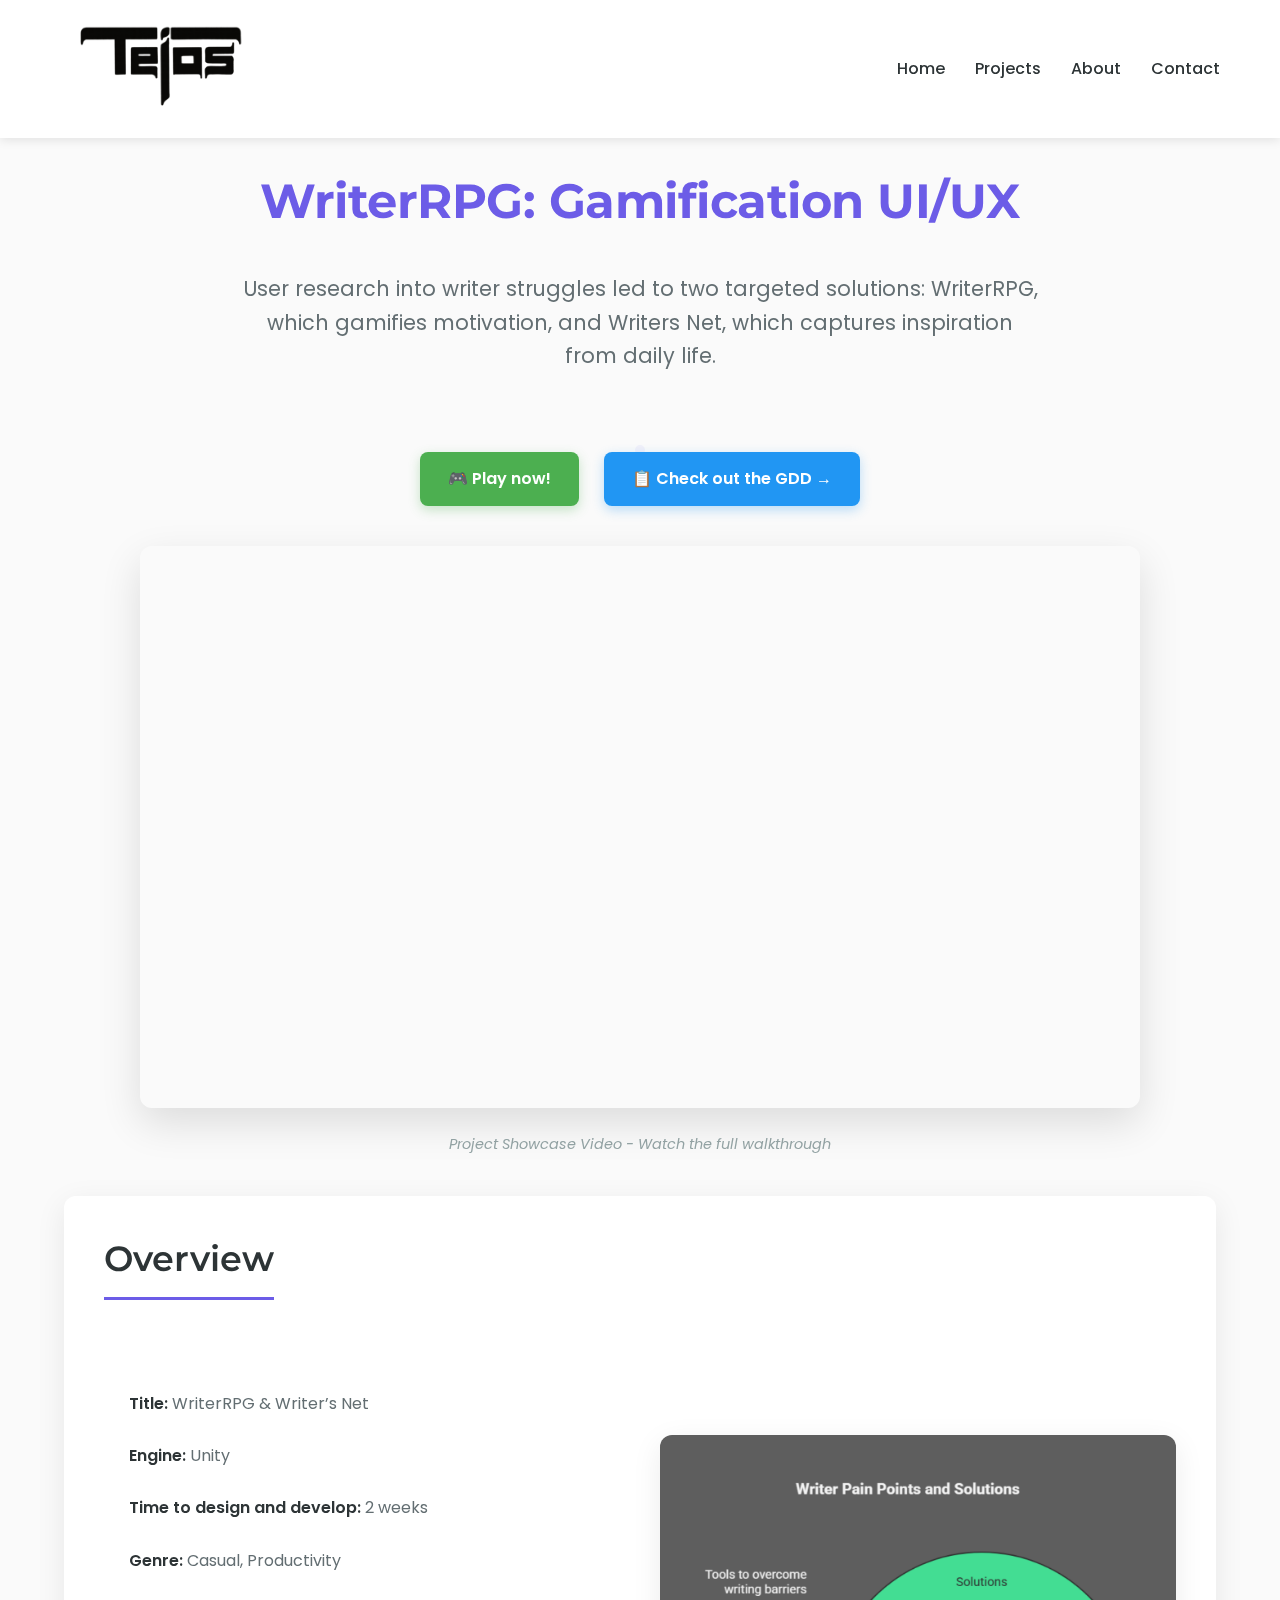
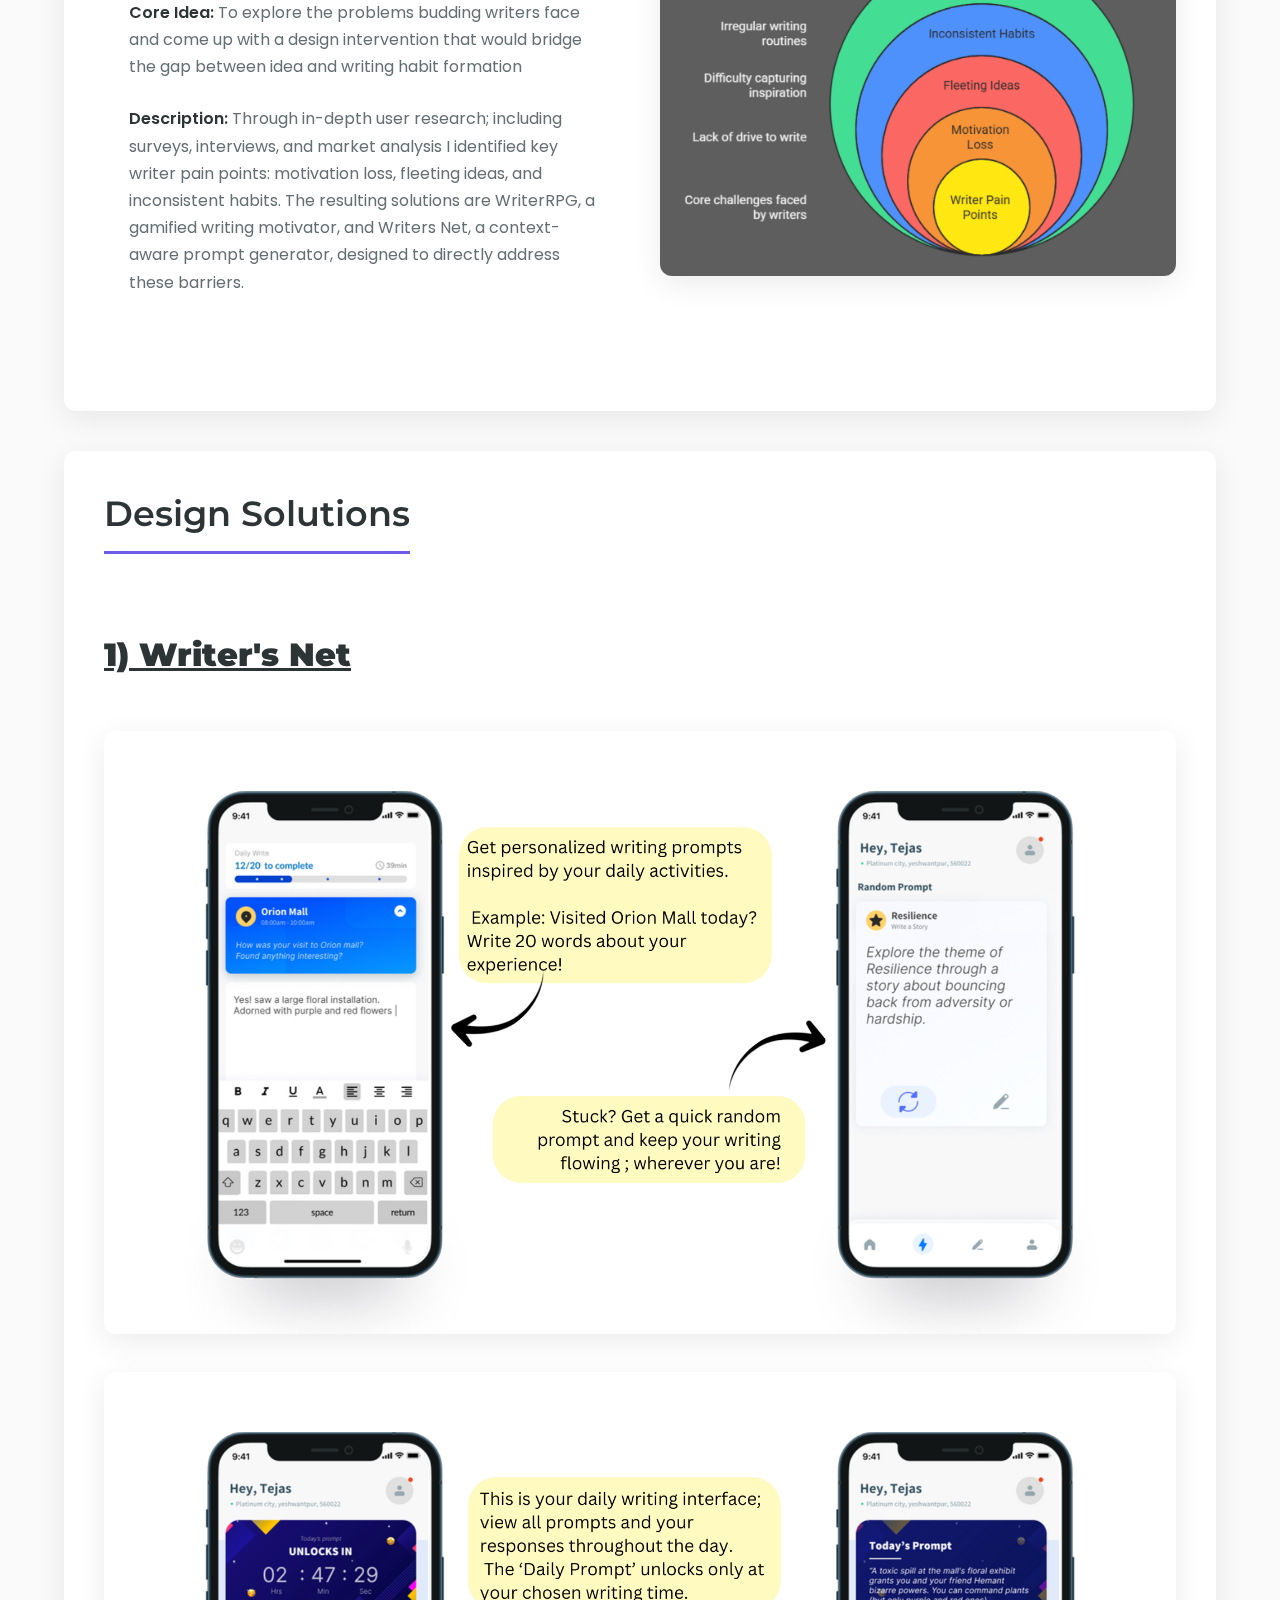
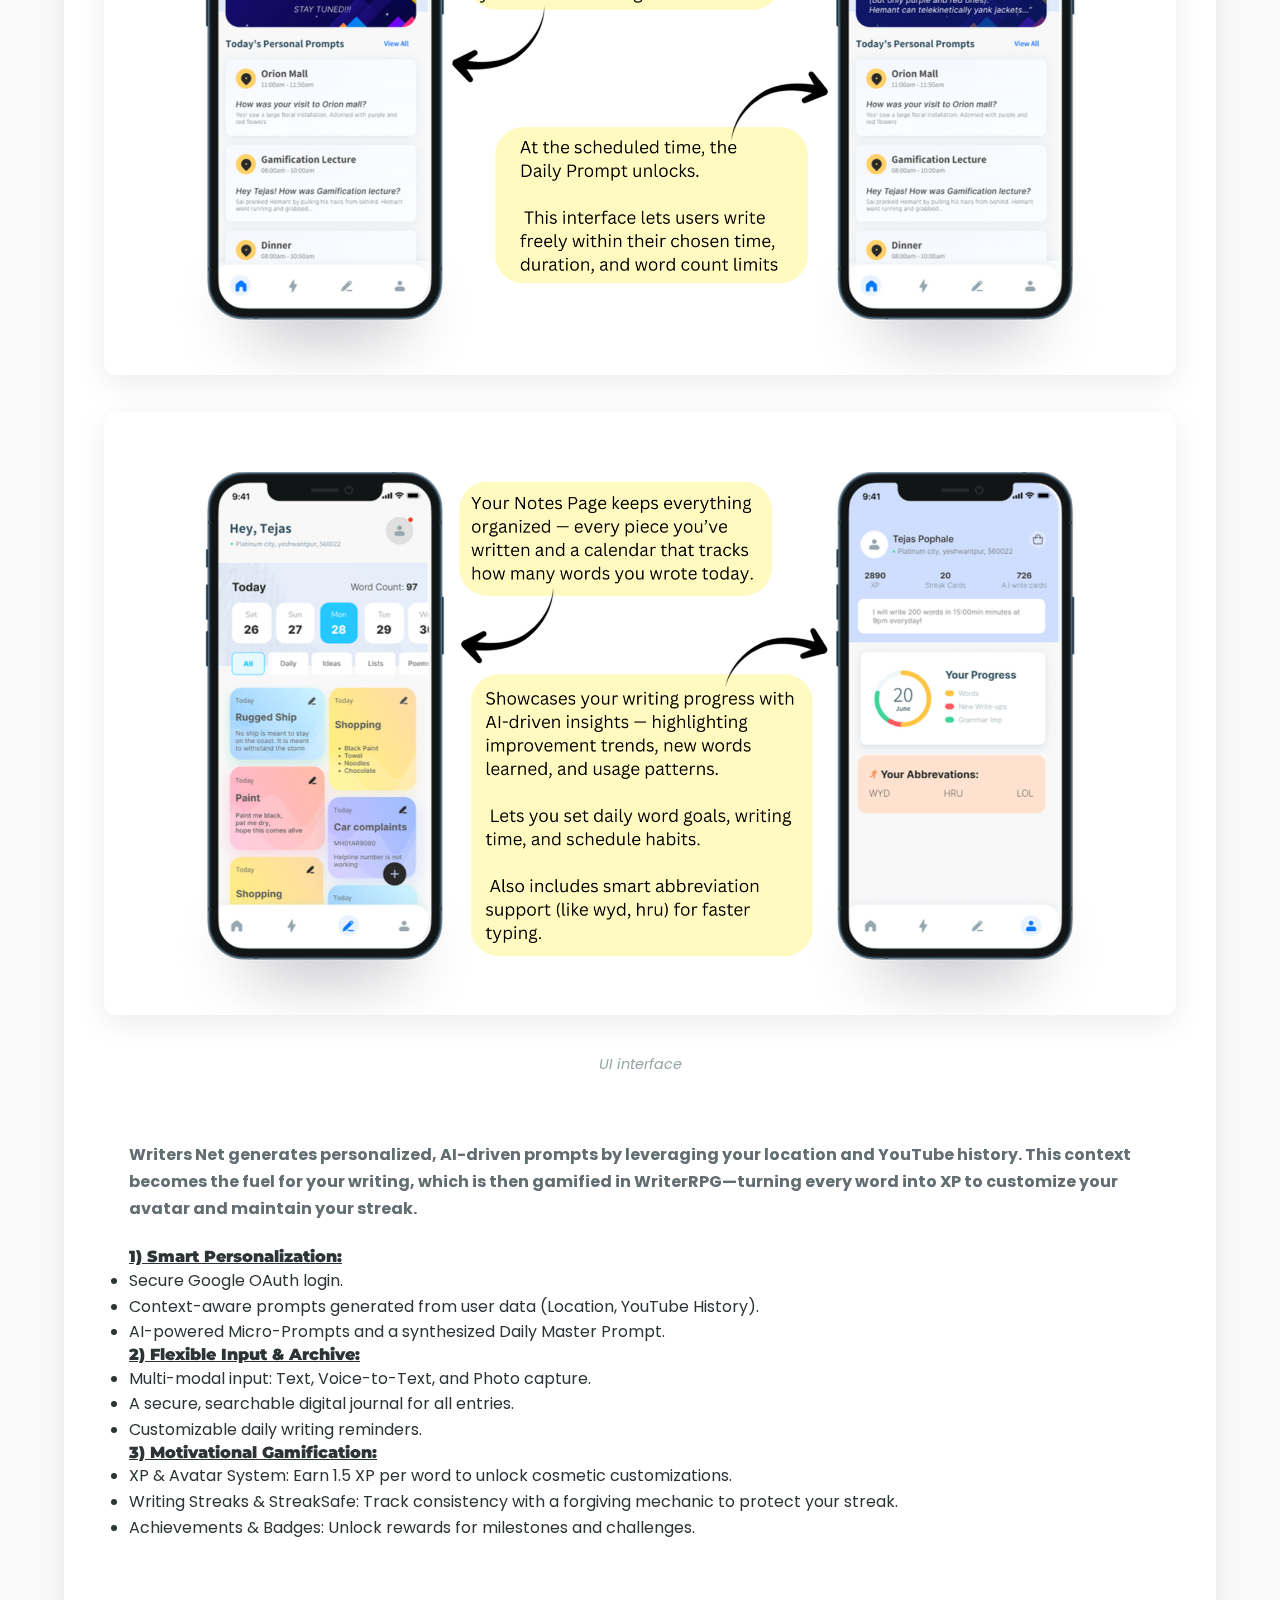
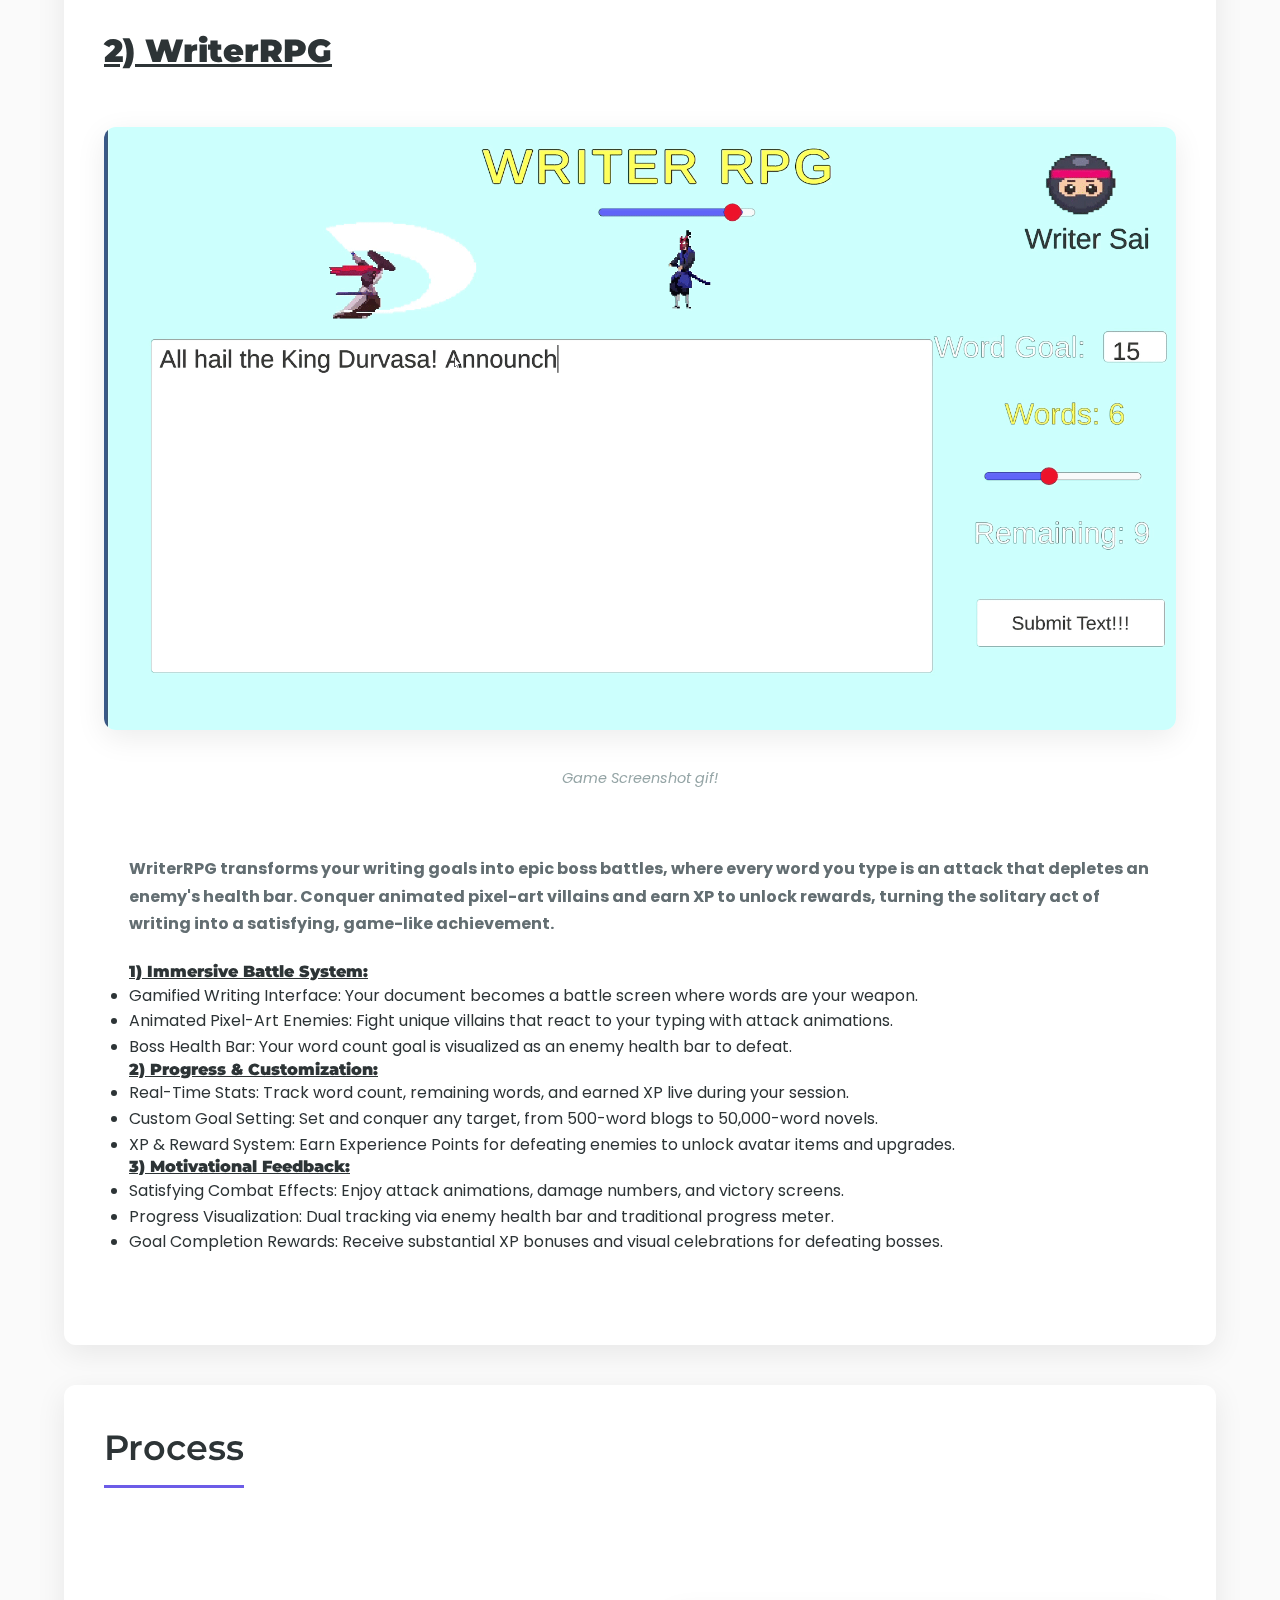
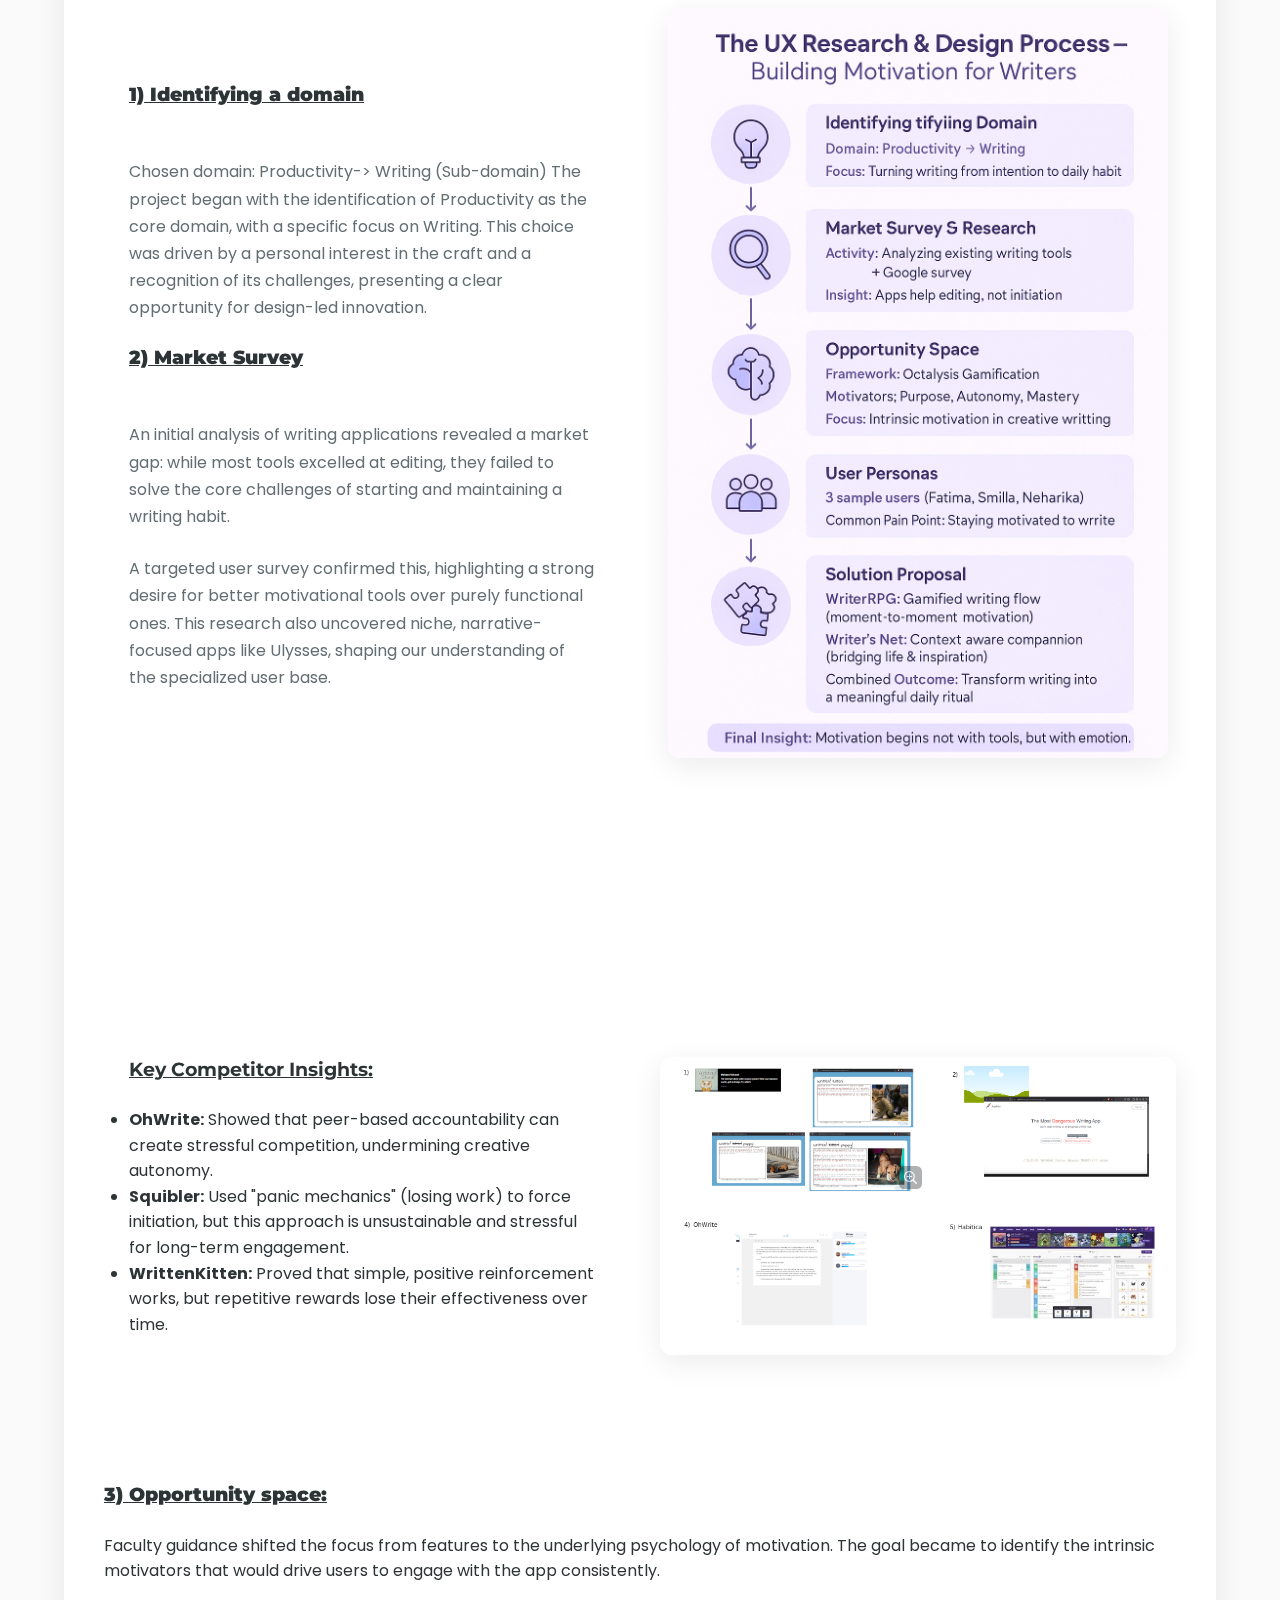
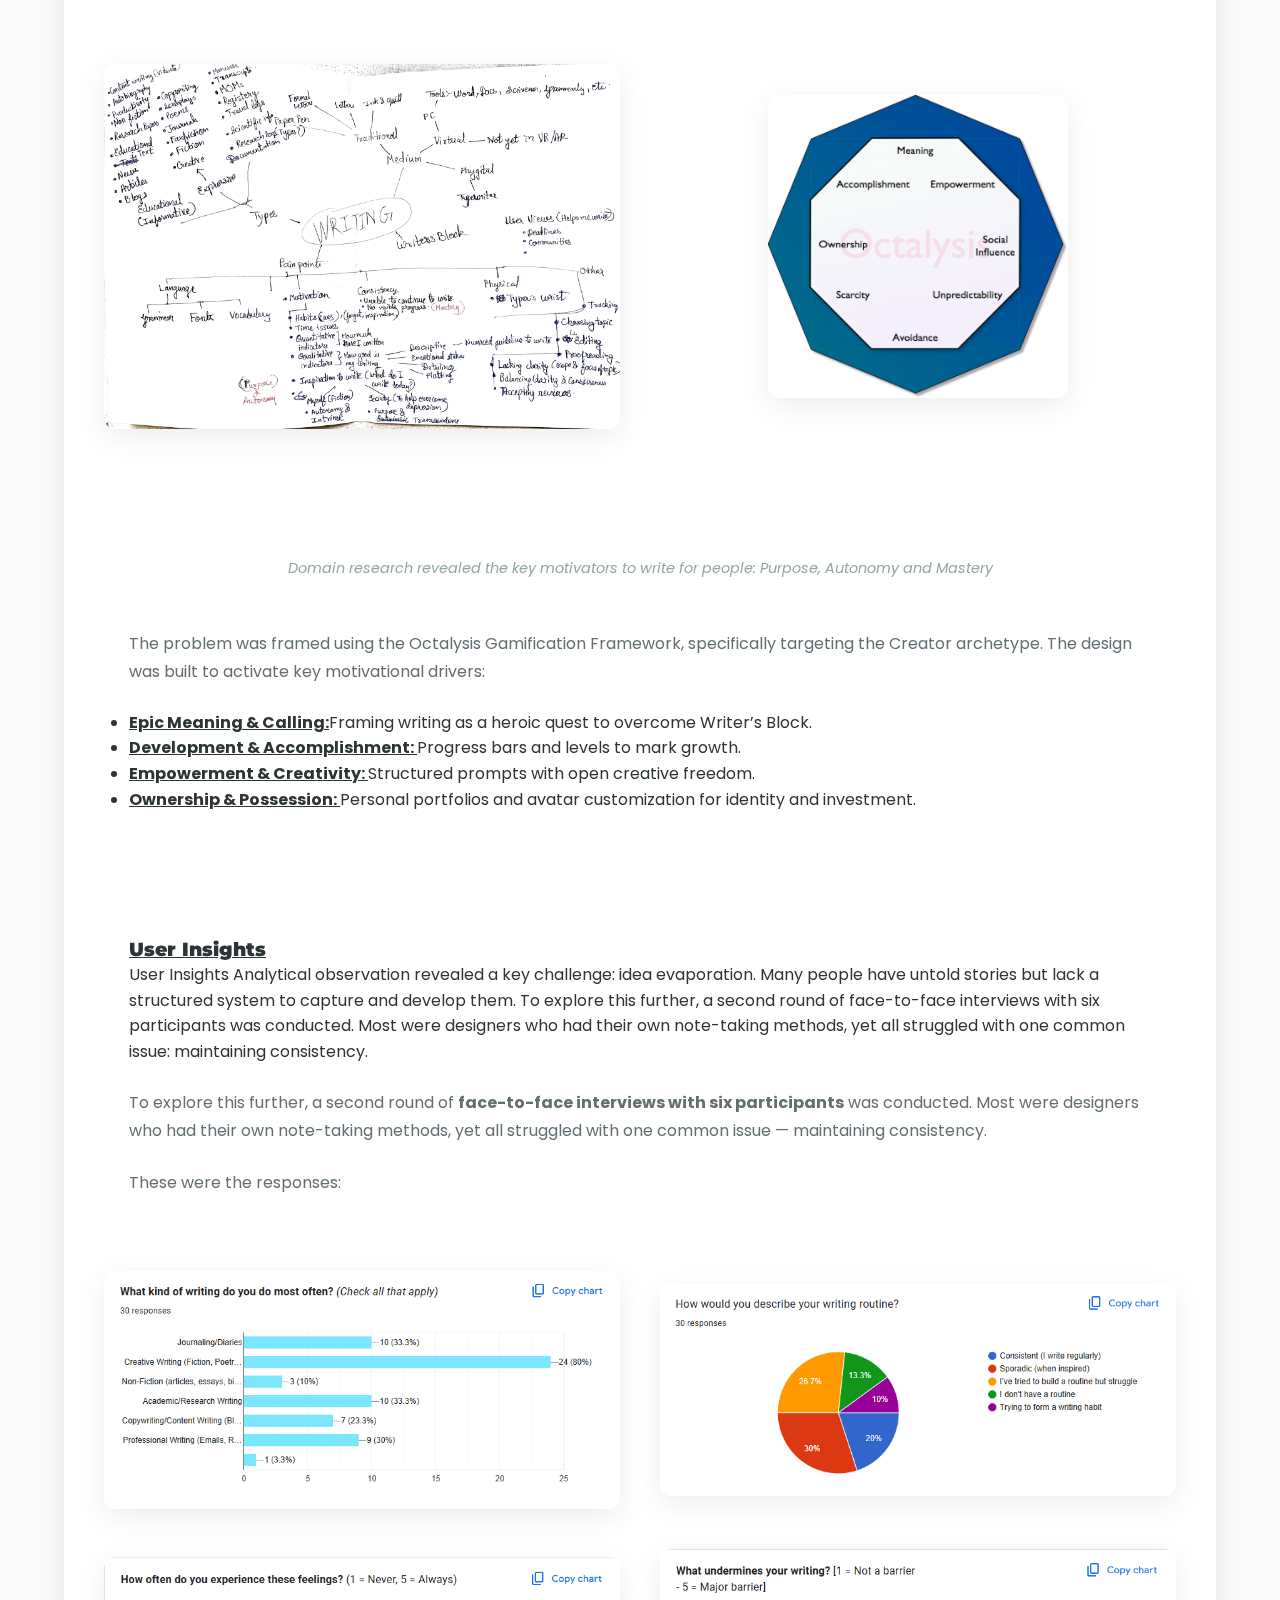
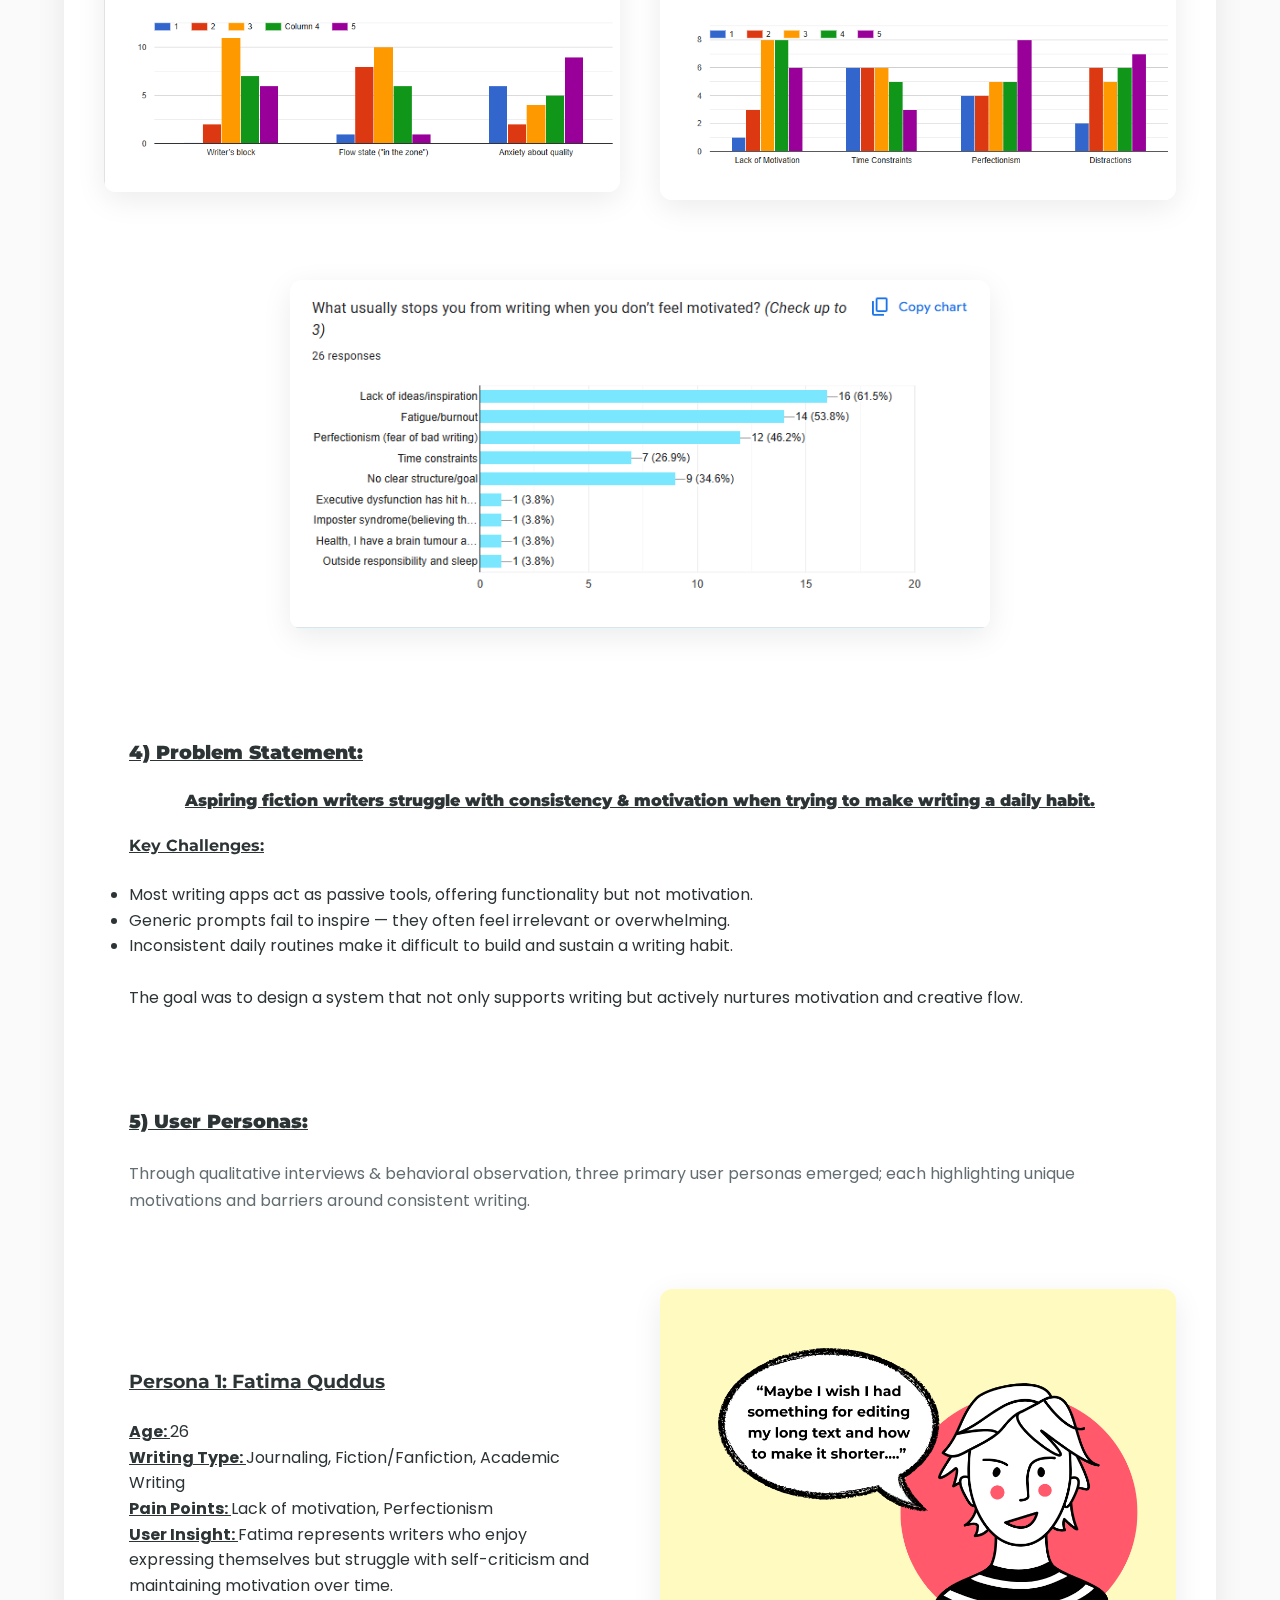
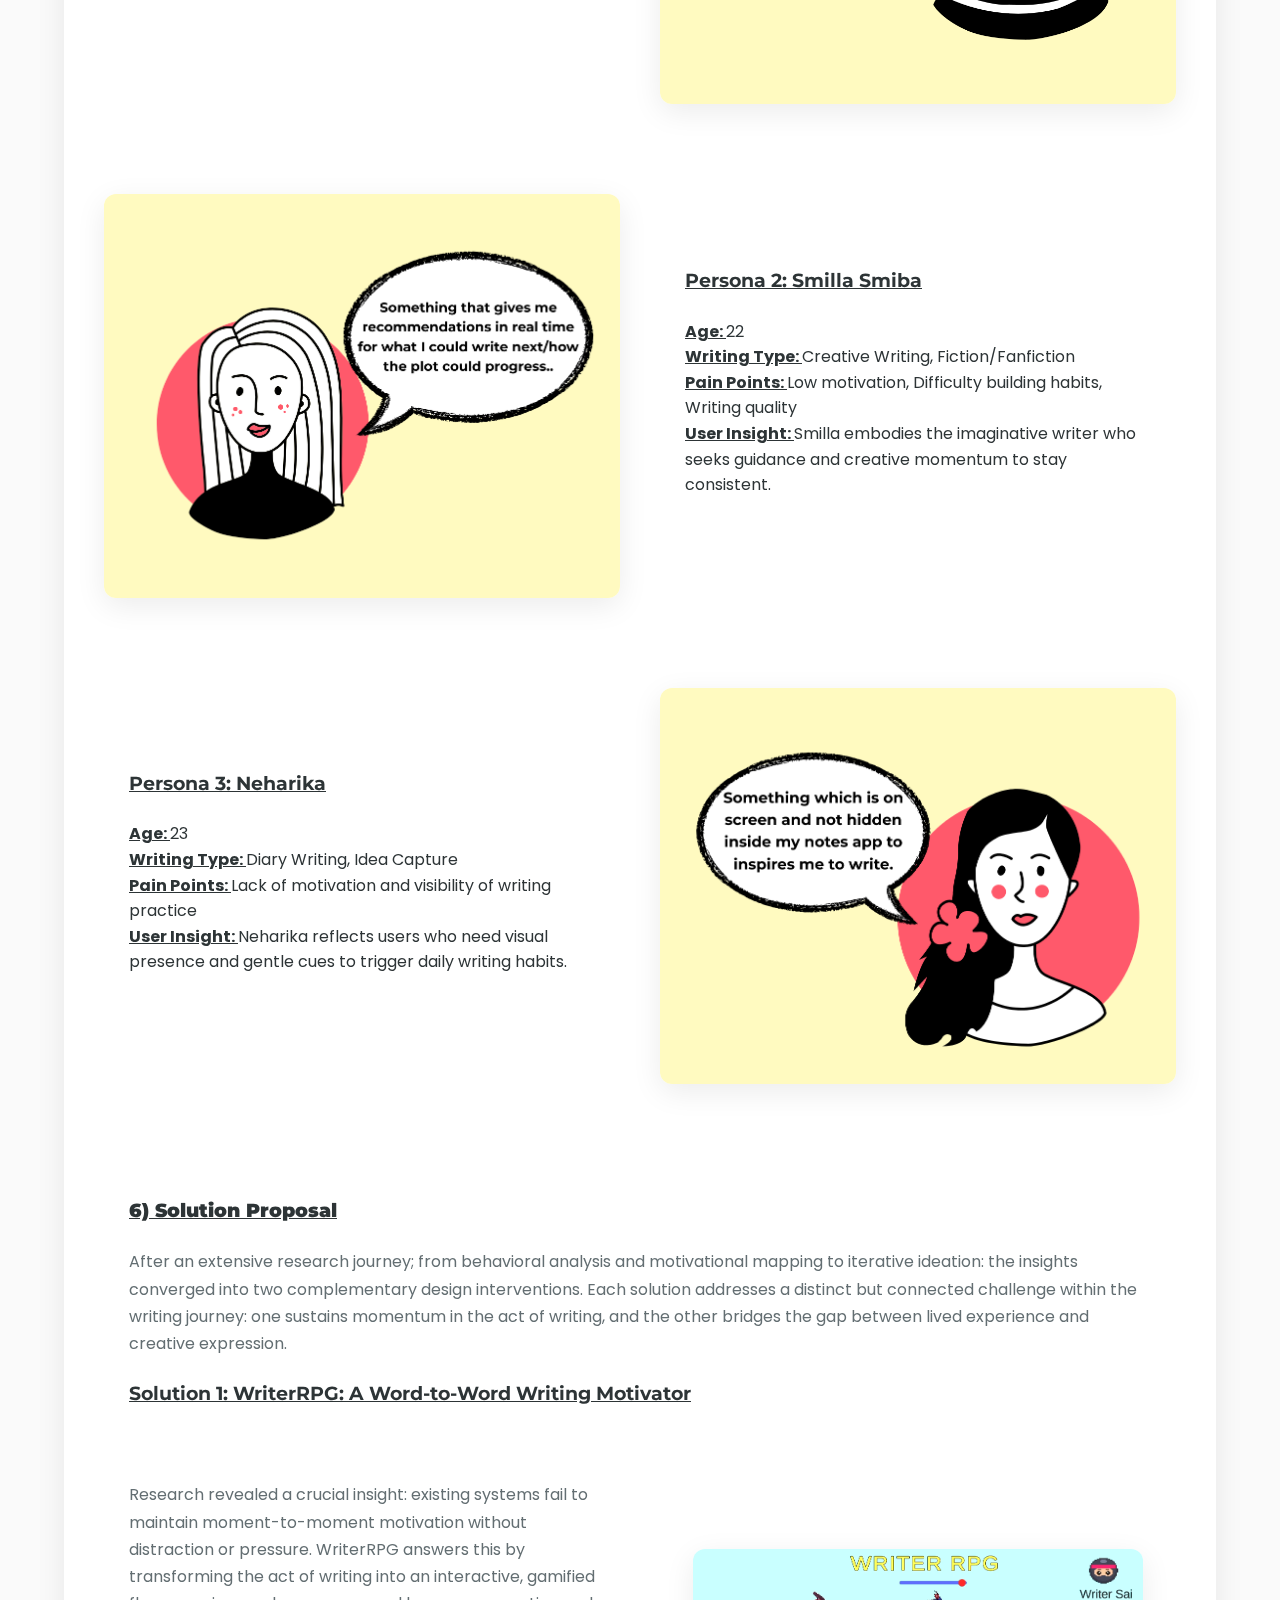
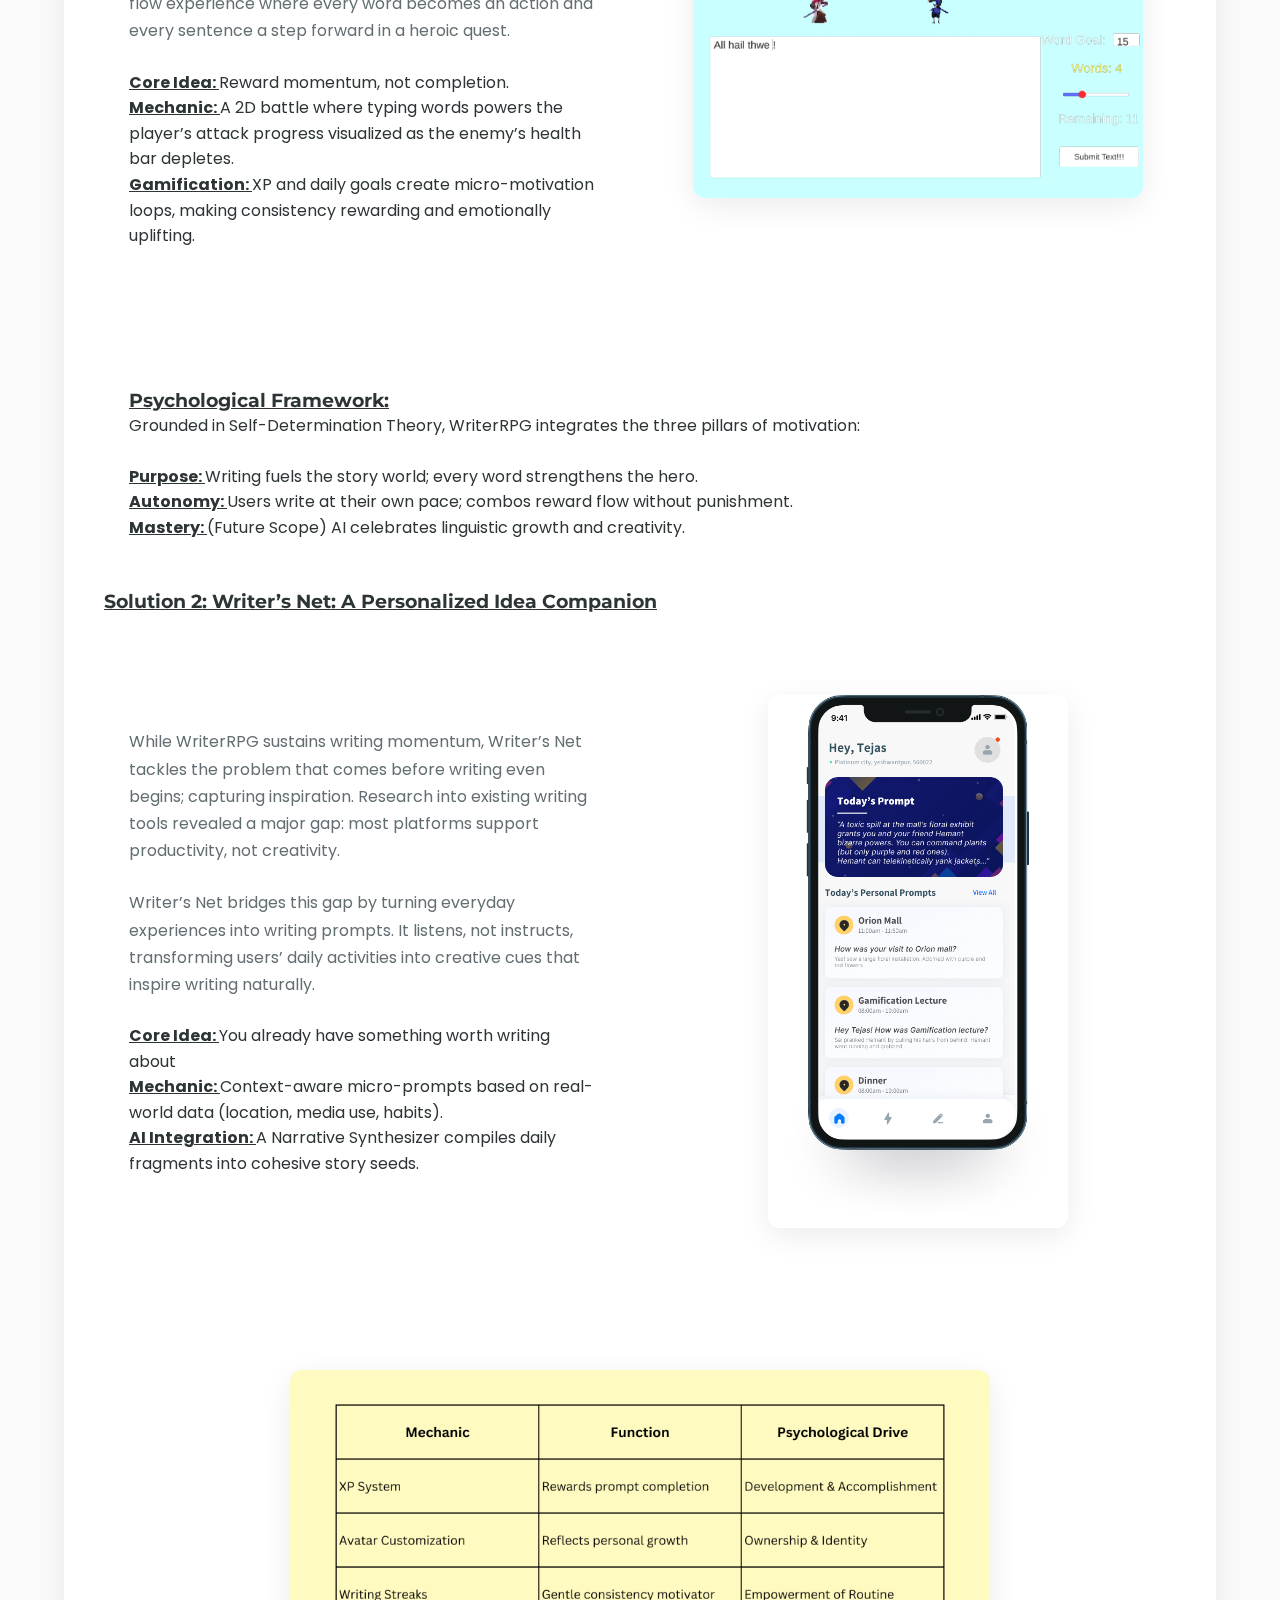
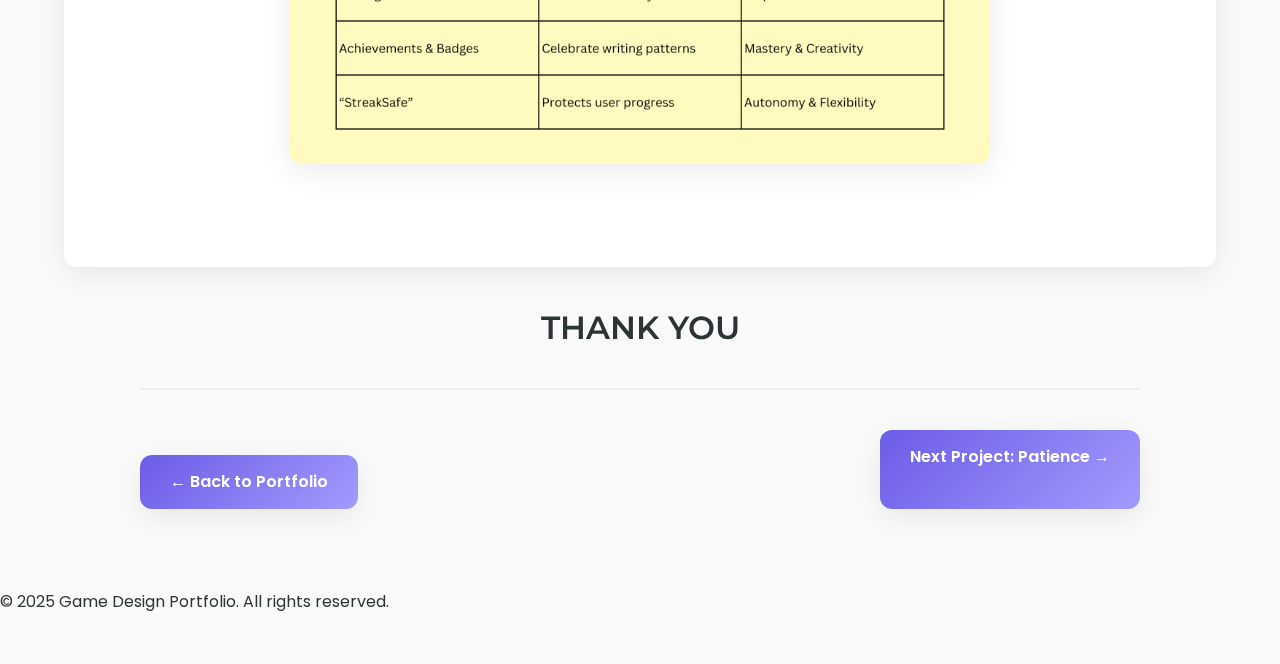
<file: gamification.html>
<!DOCTYPE html>
<html lang="en">

<head>
    <meta charset="UTF-8" />
    <meta name="viewport" content="width=device-width, initial-scale=1.0" />
    <title>Gamification for Writers: UI/UX app</title>
    <link rel="stylesheet" href="css/style.css" />
    <link rel="stylesheet" href="https://cdnjs.cloudflare.com/ajax/libs/font-awesome/6.4.0/css/all.min.css" />
    <link href="https://fonts.googleapis.com/css2?family=Poppins:wght@300;400;500;600;700&family=Montserrat:wght@400;500;600;700&display=swap" rel="stylesheet" />
    <style>
        /* Page Load Animation */
        
         :root {
            --trail-width: 8px;
            --text-primary: #2d3436;
            --text-secondary: #636e72;
            --text-light: #95a5a6;
            --spacing-sm: 15px;
            --spacing-md: 25px;
            --spacing-lg: 40px;
            --border-radius: 12px;
            --shadow-soft: 0 8px 30px rgba(0, 0, 0, 0.08);
            --shadow-medium: 0 15px 40px rgba(0, 0, 0, 0.12);
        }
        /* keep svg positioning the same */
        
        svg.trail {
            position: fixed;
            top: 0;
            left: 0;
            z-index: 1000;
            pointer-events: none;
        }
        /* use the SVG gradient as the stroke */
        
        svg.trail path {
            fill: none;
            stroke: url(#trailGradient);
            /* <- gradient stroke */
            stroke-width: var(--trail-width);
            stroke-linecap: round;
            stroke-linejoin: round;
        }
        /* smooth color transitions for stops */
        
        #trail-stop-1,
        #trail-stop-2,
        #trail-stop-3 {
            transition: stop-color 2s linear;
            /* smooth interpolation between color states */
        }
        /* Canvas for flowing particles */
        
        #flowingCanvas {
            position: fixed;
            top: 0;
            left: 0;
            width: 100%;
            height: 100%;
            pointer-events: none;
            z-index: 0;
        }
        /* This ensures the canvas covers the whole screen and sits behind content */
        
        #trailCanvas {
            position: absolute;
            top: 0;
            left: 0;
            width: 100%;
            height: 100%;
            pointer-events: none;
            /* Allow content interactions */
            z-index: -1;
            /* Keep the canvas behind all content */
        }
        
        body {
            animation: fadeIn 0.6s ease-in-out;
            background-color: #fafafa;
        }
        
        @keyframes fadeIn {
            from {
                opacity: 0;
                transform: translateY(20px);
            }
            to {
                opacity: 1;
                transform: translateY(0);
            }
        }
        
        .project-page {
            padding: 120px 5% 80px;
            animation: slideUp 0.8s ease-out;
            max-width: 1400px;
            margin: 0 auto;
        }
        
        @keyframes slideUp {
            from {
                opacity: 0;
                transform: translateY(40px);
            }
            to {
                opacity: 1;
                transform: translateY(0);
            }
        }
        
        .project-header {
            text-align: center;
            margin-bottom: var(--spacing-lg);
            padding: var(--spacing-lg) 0;
        }
        
        .project-header h1 {
            font-size: 3rem;
            margin-bottom: var(--spacing-sm);
            color: #6c5ce7;
            font-weight: 700;
            letter-spacing: -0.5px;
        }
        
        .project-header p {
            font-size: 1.3rem;
            color: var(--text-secondary);
            max-width: 800px;
            margin: 0 auto;
            line-height: 1.6;
            font-weight: 400;
        }
        /* Project Sections */
        
        .project-section {
            margin-bottom: var(--spacing-lg);
            background: white;
            border-radius: var(--border-radius);
            padding: var(--spacing-lg);
            box-shadow: var(--shadow-soft);
            transition: transform 0.3s ease, box-shadow 0.3s ease;
        }
        
        .project-section:hover {
            transform: translateY(-5px);
            box-shadow: var(--shadow-medium);
        }
        
        .section-title {
            font-size: 2.2rem;
            margin-bottom: var(--spacing-lg);
            color: var(--text-primary);
            font-weight: 600;
            border-bottom: 3px solid #6c5ce7;
            padding-bottom: var(--spacing-sm);
            display: inline-block;
        }
        /* Project Rows */
        
        .project-row {
            display: grid;
            grid-template-columns: 1fr 1fr;
            gap: var(--spacing-lg);
            align-items: center;
            margin-bottom: var(--spacing-lg);
            padding: var(--spacing-md) 0;
        }
        
        .project-row:last-child {
            margin-bottom: 0;
        }
        
        .text-col {
            padding: var(--spacing-md);
        }
        
        .text-col p {
            font-size: 1rem;
            line-height: 1.7;
            margin-bottom: var(--spacing-md);
            color: var(--text-secondary);
        }
        
        .text-col p strong {
            color: var(--text-primary);
            font-weight: 600;
        }
        
        .img-col {
            width: 100%;
            position: relative;
            overflow: hidden;
            border-radius: var(--border-radius);
            box-shadow: var(--shadow-soft);
            transition: transform 0.3s ease, box-shadow 0.3s ease;
        }
        
        .img-col:hover {
            transform: scale(1.02);
            box-shadow: var(--shadow-medium);
        }
        
        .img-col img {
            position: relative;
            width: 100%;
            height: auto;
            display: block;
            transition: transform 0.5s ease;
        }
        
        .img-col:hover img {
            transform: scale(1.05);
        }
        /* Full-width image sections */
        
        .img {
            text-align: center;
            margin: var(--spacing-lg) 0;
        }
        
        .img img {
            max-width: 100%;
            height: auto;
            border-radius: var(--border-radius);
            box-shadow: var(--shadow-soft);
            margin: var(--spacing-sm) 0;
            transition: transform 0.3s ease;
        }
        
        .img img:hover {
            transform: scale(1.02);
        }
        
        .project-content {
            max-width: 1000px;
            margin: 0 auto;
        }
        
        .project-content h2 {
            font-size: 1.8rem;
            margin: 40px 0 15px;
            color: #2d3436;
        }
        
        .project-content h2:first-child {
            margin-top: 0;
        }
        
        .project-content p {
            font-size: 1.1rem;
            line-height: 1.7;
            margin-bottom: 20px;
            color: #636e72;
        }
        
        .project-content ul {
            margin-bottom: 25px;
        }
        
        .project-content li {
            font-size: 1.1rem;
            line-height: 1.7;
            margin-bottom: 10px;
            color: #636e72;
        }
        
        .project-nav {
            display: flex;
            justify-content: space-between;
            max-width: 1000px;
            margin: 60px auto 0;
            padding-top: 30px;
            border-top: 1px solid #dfe6e9;
        }
        
        .project-nav a {
            display: inline-block;
            padding: 12px 25px;
            background-color: #6c5ce7;
            color: white;
            text-decoration: none;
            border-radius: 5px;
            font-weight: 500;
            transition: all 0.3s ease;
        }
        
        .project-nav a:hover {
            background-color: #5649c0;
            transform: translateY(-3px);
        }
        
        .back-to-home {
            display: inline-block;
            margin-top: 20px;
            color: #6c5ce7;
            text-decoration: none;
            font-weight: 500;
        }
        
        .back-to-home:hover {
            text-decoration: underline;
        }
        /* Video Section */
        
        .video-section {
            max-width: 1000px;
            margin: var(--spacing-lg) auto;
            animation: fadeInUp 1s ease-out 0.3s backwards;
        }
        
        @keyframes fadeInUp {
            from {
                opacity: 0;
                transform: translateY(30px);
            }
            to {
                opacity: 1;
                transform: translateY(0);
            }
        }
        
        .video-container {
            position: relative;
            padding-bottom: 56.25%;
            height: 0;
            overflow: hidden;
            border-radius: var(--border-radius);
            box-shadow: var(--shadow-medium);
            margin-bottom: var(--spacing-md);
        }
        
        .video-container iframe {
            position: absolute;
            top: 0;
            left: 0;
            width: 100%;
            height: 100%;
            border: none;
            border-radius: var(--border-radius);
        }
        
        .video-caption {
            text-align: center;
            color: var(--text-light);
            font-size: 0.9rem;
            font-style: italic;
            margin-top: var(--spacing-sm);
        }
        /* Staggered content animation */
        
        .project-content {
            max-width: 1000px;
            margin: 0 auto;
        }
        
        .project-content>* {
            animation: fadeInUp 0.8s ease-out backwards;
        }
        
        .project-content>*:nth-child(1) {
            animation-delay: 0.4s;
        }
        
        .project-content>*:nth-child(2) {
            animation-delay: 0.5s;
        }
        
        .project-content>*:nth-child(3) {
            animation-delay: 0.6s;
        }
        
        .project-content>*:nth-child(4) {
            animation-delay: 0.7s;
        }
        
        .project-content>*:nth-child(5) {
            animation-delay: 0.8s;
        }
        
        .project-content>*:nth-child(6) {
            animation-delay: 0.9s;
        }
        
        .project-content>*:nth-child(7) {
            animation-delay: 1s;
        }
        
        .project-content>*:nth-child(8) {
            animation-delay: 1.1s;
        }
        /* Navigation */
        
        .project-nav {
            display: flex;
            justify-content: space-between;
            max-width: 1000px;
            margin: var(--spacing-lg) auto 0;
            padding-top: var(--spacing-lg);
            border-top: 2px solid #ecf0f1;
        }
        
        .project-nav a {
            display: inline-block;
            padding: 14px 30px;
            background: linear-gradient(135deg, #6c5ce7, #a29bfe);
            color: white;
            text-decoration: none;
            border-radius: var(--border-radius);
            font-weight: 600;
            transition: all 0.3s ease;
            box-shadow: var(--shadow-soft);
        }
        
        .project-nav a:hover {
            transform: translateY(-3px);
            box-shadow: var(--shadow-medium);
        }
        
        .back-to-home {
            display: inline-block;
            margin-top: var(--spacing-md);
            color: #6c5ce7;
            text-decoration: none;
            font-weight: 500;
            transition: color 0.3s ease;
        }
        
        .back-to-home:hover {
            color: #5649c0;
            text-decoration: underline;
        }
        /* Center aligned content */
        
        center {
            text-align: center;
            margin: var(--spacing-md) 0;
        }
        /* Text enhancements */
        
        h2 {
            font-size: 2rem;
            margin: var(--spacing-lg) 0 var(--spacing-md) 0;
            color: var(--text-primary);
            font-weight: 600;
        }
        
        h2:first-child {
            margin-top: 0;
        }
        /* Responsive adjustments */
        
        @media (max-width: 968px) {
            .project-row {
                grid-template-columns: 1fr;
                gap: var(--spacing-md);
            }
            .img-col {
                order: -1;
            }
            .project-header h1 {
                font-size: 2.5rem;
            }
            .section-title {
                font-size: 1.8rem;
            }
            .text-col p {
                font-size: 0.95rem;
            }
        }
        
        @media (max-width: 768px) {
            .project-page {
                padding: 100px 3% 60px;
            }
            .project-section {
                padding: var(--spacing-md);
            }
            .project-nav {
                flex-direction: column;
                gap: var(--spacing-sm);
                align-items: center;
            }
            .project-nav a {
                width: 100%;
                text-align: center;
            }
        }
        /* === IGDC Bento Grid === */
        
        .bento-igdc-intro,
        .bento-igdc-outro {
            color: var(--text-secondary);
            margin-bottom: 18px;
        }
        
        .bento-igdc-grid {
            display: grid;
            grid-template-columns: repeat(12, 1fr);
            gap: 14px;
        }
        
        .bento-igdc-tile {
            position: relative;
            overflow: hidden;
            border-radius: var(--border-radius);
            box-shadow: var(--shadow-soft);
            background: #fff;
            transition: transform 0.3s ease, box-shadow 0.3s ease;
            isolation: isolate;
            /* keep overlay effects clean */
        }
        
        .bento-igdc-tile:hover {
            transform: translateY(-4px);
            box-shadow: var(--shadow-medium);
        }
        
        .bento-igdc-tile img {
            width: 100%;
            height: 100%;
            object-fit: cover;
            display: block;
            aspect-ratio: 16 / 10;
            /* safe default for small tiles */
            transition: transform 0.5s ease;
        }
        
        .bento-igdc-tile:hover img {
            transform: scale(1.04);
        }
        /* Captions */
        
        .bento-igdc-tile figcaption {
            position: absolute;
            inset: auto 10px 10px 10px;
            background: rgba(0, 0, 0, 0.45);
            color: #fff;
            font-size: 0.9rem;
            padding: 8px 10px;
            border-radius: 8px;
            backdrop-filter: blur(2px);
        }
        /* Grid spans */
        
        .c-7 {
            grid-column: span 7;
        }
        
        .c-5 {
            grid-column: span 5;
        }
        
        .c-4 {
            grid-column: span 4;
        }
        
        .r-2 {
            grid-row: span 2;
        }
        
        .r-1 {
            grid-row: span 1;
        }
        /* Hero tweaks */
        
        .bento-igdc-hero img {
            aspect-ratio: 21 / 9;
            /* cinematic wide for hero */
        }
        
        .bento-igdc-badge {
            position: absolute;
            top: 10px;
            left: 10px;
            display: flex;
            gap: 8px;
            flex-wrap: wrap;
            z-index: 2;
        }
        
        .badge-pill {
            background: linear-gradient(135deg, #6c5ce7, #a29bfe);
            color: #fff;
            font-size: 0.85rem;
            padding: 6px 10px;
            border-radius: 999px;
            box-shadow: var(--shadow-soft);
        }
        /* Responsive */
        
        @media (max-width: 1100px) {
            .bento-igdc-grid {
                grid-template-columns: repeat(8, 1fr);
            }
            .c-7 {
                grid-column: span 8;
            }
            .c-5 {
                grid-column: span 8;
            }
        }
        
        @media (max-width: 900px) {
            .bento-igdc-grid {
                grid-template-columns: repeat(6, 1fr);
            }
            .c-7,
            .c-5 {
                grid-column: span 6;
            }
            .c-4 {
                grid-column: span 3;
            }
        }
        
        @media (max-width: 640px) {
            .bento-igdc-grid {
                grid-template-columns: repeat(2, 1fr);
            }
            .c-7,
            .c-5,
            .c-4 {
                grid-column: span 2;
            }
            .bento-igdc-tile img {
                aspect-ratio: 4 / 3;
            }
        }
        /* --- Header Awards Layout --- */
        
        .awards-header {
            text-align: center;
            margin-bottom: var(--spacing-lg);
        }
        
        .awards-row {
            display: flex;
            align-items: center;
            justify-content: center;
            flex-wrap: wrap;
            gap: 20px;
            margin-bottom: 25px;
        }
        
        .award-badge {
            width: 200px;
            height: auto;
            opacity: 0.9;
            transition: transform 0.3s ease, opacity 0.3s ease;
        }
        
        .award-badge:hover {
            transform: scale(1.05);
            opacity: 1;
        }
        
        .main-logo {
            width: 300px;
            height: auto;
            margin: 0 15px;
            transition: transform 0.3s ease;
        }
        
        .main-logo:hover {
            transform: scale(1.03);
        }
        /* Optional small caption tweak */
        
        .project-header h1 {
            margin-top: 10px;
            font-size: 3rem;
            color: #6c5ce7;
            font-weight: 700;
        }
        /* Mobile-friendly stack */
        
        @media (max-width: 768px) {
            .awards-row {
                flex-direction: column;
                gap: 10px;
            }
            .main-logo {
                width: 220px;
            }
            .award-badge {
                width: 100px;
            }
        }
        
        .project-buttons {
            display: flex;
            justify-content: center;
            gap: 25px;
            margin: 30px 0;
            flex-wrap: wrap;
        }
        
        .btn {
            padding: 14px 28px;
            border: none;
            border-radius: 8px;
            text-decoration: none;
            font-weight: 600;
            font-size: 16px;
            transition: all 0.3s ease;
            display: inline-flex;
            align-items: center;
            gap: 8px;
        }
        
        .btn-primary {
            background-color: #4CAF50;
            color: white;
            box-shadow: 0 4px 12px rgba(76, 175, 80, 0.3);
        }
        
        .btn-primary:hover {
            background-color: #45a049;
            transform: translateY(-3px);
            box-shadow: 0 6px 16px rgba(76, 175, 80, 0.4);
        }
        
        .btn-secondary {
            background-color: #2196F3;
            color: white;
            box-shadow: 0 4px 12px rgba(33, 150, 243, 0.3);
        }
        
        .btn-secondary:hover {
            background-color: #0b7dda;
            transform: translateY(-3px);
            box-shadow: 0 6px 16px rgba(33, 150, 243, 0.4);
        }
    </style>
</head>

<body>
    <!-- Canvas for flowing 3D particles -->
    <canvas id="flowingCanvas"></canvas>
    <!-- This is the canvas that will display the cursor trail -->
    <canvas id="trailCanvas"></canvas>
    <!-- Navigation -->
    <nav class="navbar" padding="2px 0px">
        <div class="container">
            <div class="logo">
                <!-- <a href="index.html#home">GD<span>Portfolio</span></a> -->
                <img src="images/logo_new.png" alt="Tejas Logo" width="200px" />

            </div>
            <ul class="nav-links">
                <li><a href="index.html#home">Home</a></li>
                <li><a href="index.html#projects">Projects</a></li>
                <!-- <li><a href="index.html#skills">Skills</a></li> -->
                <li><a href="index.html#about">About</a></li>
                <li><a href="index.html#contact">Contact</a></li>
            </ul>
            <div class="hamburger">
                <span class="bar"></span>
                <span class="bar"></span>
                <span class="bar"></span>
            </div>
        </div>
    </nav>

    <main class="project-page">
        <div class="project-header awards-header">
            <div class="awards-row">
                <h1>WriterRPG: Gamification UI/UX</h1>

            </div>

            <p>User research into writer struggles led to two targeted solutions: WriterRPG, which gamifies motivation, and Writers Net, which captures inspiration from daily life.</p>
        </div>
        <!-- Action Buttons -->
        <div class="project-buttons">
            <a href="https://quron.itch.io/writerrpg" class="btn btn-primary" target="_blank">
                🎮 Play now!
            </a>
            <a href="gdd/Gamification & UI UX documentation.pdf" class="btn btn-secondary" target="_blank">
                📋 Check out the GDD →
            </a>
        </div>
        <!-- YouTube Video Embed -->
        <div class="video-section">
            <div class="video-container">
                <iframe src="https://www.youtube.com/embed/0meOaow1FwU?si=Ekis-ap9SuG6styE" title="Fantasy RPG World Design - Project Showcase" allow="accelerometer; autoplay; clipboard-write; encrypted-media; gyroscope; picture-in-picture" allowfullscreen>
          </iframe>
            </div>
            <p class="video-caption">
                Project Showcase Video - Watch the full walkthrough
            </p>
        </div>

        <section class="project-section">
            <h2 class="section-title">Overview</h2>

            <!-- Row 1: Text Left, Image Right -->
            <div class="project-row">

                <div class="text-col">
                    <p><strong>Title:</strong> WriterRPG & Writer’s Net</p>
                    <p><strong>Engine:</strong> Unity</p>
                    <p><strong>Time to design and develop:</strong> 2 weeks</p>
                    <p><strong>Genre:</strong> Casual, Productivity</p>
                    <p><strong>Core Idea:</strong> To explore the problems budding writers face and come up with a design intervention that would bridge the gap between idea and writing habit formation</p>

                    <p>
                        <strong>Description:</strong> Through in-depth user research; including surveys, interviews, and market analysis I identified key writer pain points: motivation loss, fleeting ideas, and inconsistent habits. The resulting solutions
                        are WriterRPG, a gamified writing motivator, and Writers Net, a context-aware prompt generator, designed to directly address these barriers.

                    </p>
                </div>
                <div class="img-col">
                    <img src="images/proj4/Notification.png" alt="Couch Clash Overview" />
                </div>

            </div>

            <!-- Row 2: Image Left, Text Right -->

        </section>
        <section class="project-section">
            <h2 class="section-title">Design Solutions</h2>
            <p>
                <h2><u><strong>1) Writer's Net</strong></u></h2>
            </p>
            <div class="img">
                <img src="images/proj4/11.png" alt="Level Design" />
                <img src="images/proj4/12.png" alt="Level Design" />
                <img src="images/proj4/13.png" alt="Level Design" />
                <p class="video-caption"> UI interface</p>
            </div>

            <!-- Row 1 -->

            <div class="text-col">

                <p><b>Writers Net generates personalized, AI-driven prompts by leveraging your location and YouTube history. This context becomes the fuel for your writing, which is then gamified in WriterRPG—turning every word into XP to customize your avatar and maintain your streak.</b></p>

                <p>
                    <h4><b><u>1) Smart Personalization:</u></b></h4>
                    <ul style="list-style-type:disc;">
                        <li>Secure Google OAuth login.</li>
                        <li>Context-aware prompts generated from user data (Location, YouTube History).</li>
                        <li>AI-powered Micro-Prompts and a synthesized Daily Master Prompt.</li>
                    </ul>
                    <h4><b><u>2) Flexible Input & Archive:</u></b></h4>
                    <ul style="list-style-type:disc;">
                        <li>Multi-modal input: Text, Voice-to-Text, and Photo capture.</li>
                        <li>A secure, searchable digital journal for all entries.</li>
                        <li>Customizable daily writing reminders.</li>
                    </ul>
                    <h4><b><u>3) Motivational Gamification:</u></b></h4>
                    <ul style="list-style-type:disc;">
                        <li>XP & Avatar System: Earn 1.5 XP per word to unlock cosmetic customizations.</li>
                        <li>Writing Streaks & StreakSafe: Track consistency with a forgiving mechanic to protect your streak.</li>
                        <li>Achievements & Badges: Unlock rewards for milestones and challenges.</li>
                    </ul>
                    <!-- <ul>

                        <li>Secure Google OAuth login.</li>

                        <li><b>Levels 6-8:</b></li>
                        <p>Teaching Core Mechanic of platform restoration & resource management</p>
                        <li><b>Level 9:</b></li>
                        <p>Bonus level for pressure release & fun</p>
                        <li><b>Levels 10-17:</b></li>
                        <p>Complex puzzles combining all mechanics</p>
                    </ul> -->
                </p>
                <p></p>
            </div>




            <p>
                <h2><u><strong>2) WriterRPG</strong></u></h2>
            </p>
            <div class="img">
                <img src="images/proj4/writer_rpg_gif.gif" alt="Level Design" />
                <p class="video-caption"> Game Screenshot gif!</p>
            </div>

            <!-- Row 1 -->

            <div class="text-col">

                <p><b>WriterRPG transforms your writing goals into epic boss battles, where every word you type is an attack that depletes an enemy's health bar. Conquer animated pixel-art villains and earn XP to unlock rewards, turning the solitary act of writing into a satisfying, game-like achievement.</b></p>

                <p>
                    <h4><b><u>1) Immersive Battle System:</u></b></h4>
                    <ul style="list-style-type:disc;">
                        <li>Gamified Writing Interface: Your document becomes a battle screen where words are your weapon.</li>
                        <li>Animated Pixel-Art Enemies: Fight unique villains that react to your typing with attack animations.</li>
                        <li>Boss Health Bar: Your word count goal is visualized as an enemy health bar to defeat.</li>
                    </ul>
                    <h4><b><u>2) Progress & Customization: </u></b></h4>
                    <ul style="list-style-type:disc;">
                        <li>Real-Time Stats: Track word count, remaining words, and earned XP live during your session.</li>
                        <li>Custom Goal Setting: Set and conquer any target, from 500-word blogs to 50,000-word novels.</li>
                        <li>XP & Reward System: Earn Experience Points for defeating enemies to unlock avatar items and upgrades.</li>
                    </ul>
                    <h4><b><u>3) Motivational Feedback: </u></b></h4>
                    <ul style="list-style-type:disc;">
                        <li>Satisfying Combat Effects: Enjoy attack animations, damage numbers, and victory screens.</li>
                        <li>Progress Visualization: Dual tracking via enemy health bar and traditional progress meter.</li>
                        <li>Goal Completion Rewards: Receive substantial XP bonuses and visual celebrations for defeating bosses.</li>
                    </ul>
                    <!-- <ul>

                        <li>Secure Google OAuth login.</li>

                        <li><b>Levels 6-8:</b></li>
                        <p>Teaching Core Mechanic of platform restoration & resource management</p>
                        <li><b>Level 9:</b></li>
                        <p>Bonus level for pressure release & fun</p>
                        <li><b>Levels 10-17:</b></li>
                        <p>Complex puzzles combining all mechanics</p>
                    </ul> -->
                </p>
                <p></p>
            </div>

            </div>


            <!-- Row 3 -->
            <!-- YouTube Video Embed -->


        </section>

        <!-- Mechanic Exploration Section -->
        <section class="project-section">
            <h2 class="section-title">Process</h2>
            <div class="project-row">
                <div class="text-col">
                    <p>
                        <h3><u><strong>1) Identifying a domain</strong></u></h3>
                    </p>
                    <br>
                    <p>

                        Chosen domain: Productivity-> Writing (Sub-domain) The project began with the identification of Productivity as the core domain, with a specific focus on Writing. This choice was driven by a personal interest in the craft and a recognition of its challenges,
                        presenting a clear opportunity for design-led innovation.
                    </p>
                    <p>
                        <h3><u><strong>2) Market Survey</strong></u></h3>
                    </p>
                    <br>
                    <p>

                        An initial analysis of writing applications revealed a market gap: while most tools excelled at editing, they failed to solve the core challenges of starting and maintaining a writing habit.
                    </p>
                    <p>A targeted user survey confirmed this, highlighting a strong desire for better motivational tools over purely functional ones. This research also uncovered niche, narrative-focused apps like Ulysses, shaping our understanding of the
                        specialized user base.
                    </p>
                </div>
                <div class="img"><img src="images/proj4/process_1.png" alt="Level Design" width="500px" /></div>
                <br>
                <br>

            </div>
            <!-- <div class="project-row" margin="0 0 10px">

                <div class="img-col">
                    <img src="images/proj4/ms1.png" alt="Level Design" />
                </div>


                <div class="img-col">
                    <img src="images/proj4/ms2.png" alt="Level Design" />
                </div>


            </div> -->

            <div class="project-row">
                <div class="text-col">
                    <h3><u>Key Competitor Insights:</u>
                    </h3>
                    <!-- <p> both in and off screen as they play a 1 v 1 fighting game.</b></p> -->
                    <p>
                        <ul style="list-style-type:disc;">
                            <li><b>OhWrite:</b> Showed that peer-based accountability can create stressful competition, undermining creative autonomy.</li>
                            <li><b>Squibler:</b> Used "panic mechanics" (losing work) to force initiation, but this approach is unsustainable and stressful for long-term engagement.</li>
                            <li><b>WrittenKitten:</b> Proved that simple, positive reinforcement works, but repetitive rewards lose their effectiveness over time.</li>
                        </ul>

                    </p>

                </div>
                <div class="img"><img src="images/proj4/ms3.png" alt="Level Design" width="600px" /></div>

            </div>



            <p>
                <h3><u><strong>3) Opportunity space:</strong></u></h3>
            </p>
            <br>
            <p>

                Faculty guidance shifted the focus from features to the underlying psychology of motivation. The goal became to identify the intrinsic motivators that would drive users to engage with the app consistently.
            </p>

            <div class="project-row" margin="0 0 10px">

                <div class="img">
                    <img src="images/proj4/gamification_exploration_page-0001.jpg" alt="Level Design" />

                </div>


                <div class="img">
                    <img src="images/proj4/Octalysis_Framework.png" alt="Level Design" width="300px" />
                </div>


            </div>
            <p class="video-caption" margin="0 0"> Domain research revealed the key motivators to write for people: Purpose, Autonomy and Mastery</p>
            <br>
            <div class="text-col">
                <p>The problem was framed using the Octalysis Gamification Framework, specifically targeting the Creator archetype. The design was built to activate key motivational drivers:
                </p>

                <p>
                    <ul style="list-style-type:disc;">
                        <li><b><u>Epic Meaning & Calling:</u></b>Framing writing as a heroic quest to overcome Writer’s Block.</li>
                        <li><b><u>Development & Accomplishment: </u></b> Progress bars and levels to mark growth.</li>
                        <li><b><u>Empowerment & Creativity: </u></b> Structured prompts with open creative freedom.</li>
                        <li><b><u>Ownership & Possession: </u></b> Personal portfolios and avatar customization for identity and investment.</li>

                    </ul>
                </p>
                <br>
            </div>
            <div class="text-col">
                <p>
                    <h3><u><strong>User Insights</strong></u></h3>

                    User Insights Analytical observation revealed a key challenge: idea evaporation. Many people have untold stories but lack a structured system to capture and develop them. To explore this further, a second round of face-to-face interviews with six participants
                    was conducted. Most were designers who had their own note-taking methods, yet all struggled with one common issue: maintaining consistency.
                </p>

                <p>To explore this further, a second round of <b>face-to-face interviews with six participants</b> was conducted. Most were designers who had their own note-taking methods, yet all struggled with one common issue — maintaining consistency.</p>


                <p>These were the responses:</p>
            </div>
            <div class="project-row" margin="0 0 10px">

                <div class="img-col">
                    <img src="images/proj4/1.png" alt="Level Design" />
                </div>


                <div class="img-col">
                    <img src="images/proj4/2.png" alt="Level Design" />
                </div>
                <div class="img-col">
                    <img src="images/proj4/3.png" alt="Level Design" />
                </div>
                <div class="img-col">
                    <img src="images/proj4/4.png" alt="Level Design" />
                </div>
            </div>
            <div class="img">
                <img src="images/proj4/5.png" alt="Level Design" width="700px" />
            </div>


            <div class="text-col">
                <p>
                    <h3><u><strong>4) Problem Statement:</strong></u></h3>
                </p>

                <p><b><u>
            <h4><center>Aspiring fiction writers struggle with consistency & motivation when trying to make writing a daily habit. </center></h4></u></b></p>
                <p>
                    <h4><u>Key Challenges:</u></h4>
                </p>

                <p>
                    <ul style="list-style-type:disc;">
                        <li>Most writing apps act as passive tools, offering functionality but not motivation.</li>
                        <li>Generic prompts fail to inspire — they often feel irrelevant or overwhelming.</li>
                        <li>Inconsistent daily routines make it difficult to build and sustain a writing habit.</li>

                    </ul>
                    <br>The goal was to design a system that not only supports writing but actively nurtures motivation and creative flow.
                </p>

            </div>

            <div class="text-col">
                <p>
                    <h3><u><strong>5) User Personas: </strong></u></h3>
                </p>

                <!-- Row 1 -->
                <p>Through qualitative interviews & behavioral observation, three primary user personas emerged; each highlighting unique motivations and barriers around consistent writing.</p>
            </div>
            <div class="project-row">
                <div class="text-col">
                    <h3><u>Persona 1: Fatima Quddus</u></h3>

                    <p>
                        <ul style="list-style-type:disc;">
                            <b><u>Age: </u></b>26<br>
                            <b><u>Writing Type: </u></b>Journaling, Fiction/Fanfiction, Academic Writing<br>
                            <b><u>Pain Points: </u></b> Lack of motivation, Perfectionism<br>
                            <b><u>User Insight: </u></b> Fatima represents writers who enjoy expressing themselves but struggle with self-criticism and maintaining motivation over time.<br>
                        </ul>
                    </p>

                </div>
                <div class="img-col" width="120%">
                    <img src="images/proj4/p1.png" alt="Level Design" />
                </div>
            </div>
            <div class="project-row">
                <div class="img-col" width="120%">
                    <img src="images/proj4/p2.png" alt="Level Design" />
                </div>



                <div class="text-col">
                    <h3><u> Persona 2: Smilla Smiba</u></h3>


                    <p>
                        <ul style="list-style-type:disc;">
                            <b><u>Age: </u></b>22<br>
                            <b><u>Writing Type: </u></b> Creative Writing, Fiction/Fanfiction<br>
                            <b><u>Pain Points: </u></b> Low motivation, Difficulty building habits, Writing quality<br>
                            <b><u>User Insight: </u></b> Smilla embodies the imaginative writer who seeks guidance and creative momentum to stay consistent.<br>
                        </ul>
                    </p>
                </div>

            </div>
            <div class="project-row">



                <div class="text-col">
                    <h3><u>Persona 3: Neharika</u></h3>


                    <p>
                        <ul style="list-style-type:disc;">
                            <b><u>Age: </u></b>23<br>
                            <b><u>Writing Type: </u></b>Diary Writing, Idea Capture<br>
                            <b><u>Pain Points: </u></b> Lack of motivation and visibility of writing practice<br>
                            <b><u>User Insight: </u></b> Neharika reflects users who need visual presence and gentle cues to trigger daily writing habits.<br>
                        </ul>
                    </p>
                </div>
                <div class="img-col" width="120%">
                    <img src="images/proj4/p3.png" alt="Level Design" />
                </div>

            </div>

            <div class="text-col">
                <p>
                    <h3><u><strong>6) Solution Proposal</strong></u></h3>
                </p>

                <!-- Row 1 -->
                <p>After an extensive research journey; from behavioral analysis and motivational mapping to iterative ideation: the insights converged into two complementary design interventions. Each solution addresses a distinct but connected challenge
                    within the writing journey: one sustains momentum in the act of writing, and the other bridges the gap between lived experience and creative expression.</p>

                <h3><u>Solution 1: WriterRPG: A Word-to-Word Writing Motivator</u>
                </h3>
            </div>
            <div class="project-row">

                <div class="text-col">

                    <p>Research revealed a crucial insight: existing systems fail to maintain moment-to-moment motivation without distraction or pressure. WriterRPG answers this by transforming the act of writing into an interactive, gamified flow experience
                        where every word becomes an action and every sentence a step forward in a heroic quest.</p>
                    <p>
                        <ul style="list-style-type:disc;">
                            <b><u>Core Idea: </u></b>Reward momentum, not completion.<br>
                            <b><u>Mechanic: </u></b>A 2D battle where typing words powers the player’s attack progress visualized as the enemy’s health bar depletes.<br>
                            <b><u>Gamification: </u></b> XP and daily goals create micro-motivation loops, making consistency rewarding and emotionally uplifting.<br>
                        </ul>
                    </p>
                </div>
                <div class="img" width="100px">
                    <img src="images/proj4/wrirer.png" alt="Level Design" width="450px" />
                </div>
            </div>
            <div class="text-col">
                <h3><u>Psychological Framework:</u></h3>
                Grounded in Self-Determination Theory, WriterRPG integrates the three pillars of motivation:

                <p>
                    <ul style="list-style-type:disc;">
                        <b><u>Purpose: </u></b>Writing fuels the story world; every word strengthens the hero.<br>
                        <b><u>Autonomy: </u></b>Users write at their own pace; combos reward flow without punishment.<br>
                        <b><u>Mastery: </u></b>(Future Scope) AI celebrates linguistic growth and creativity.<br>
                    </ul>
                </p>
            </div>
            <h3><u>Solution 2: Writer’s Net: A Personalized Idea Companion</u>
            </h3>

            <div class="project-row">

                <div class="text-col">

                    <p>While WriterRPG sustains writing momentum, Writer’s Net tackles the problem that comes before writing even begins; capturing inspiration. Research into existing writing tools revealed a major gap: most platforms support productivity,
                        not creativity.</p>
                    <p>Writer’s Net bridges this gap by turning everyday experiences into writing prompts. It listens, not instructs, transforming users’ daily activities into creative cues that inspire writing naturally.</p>
                    <p>
                        <ul style="list-style-type:disc;">
                            <b><u>Core Idea: </u></b>You already have something worth writing about<br>
                            <b><u>Mechanic: </u></b>Context-aware micro-prompts based on real-world data (location, media use, habits).<br>
                            <b><u>AI Integration: </u></b> A Narrative Synthesizer compiles daily fragments into cohesive story seeds.<br>
                        </ul>
                    </p>
                </div>
                <div class="img">
                    <img src="images/proj4/Group 3896.png" alt="Level Design" width="300px" />
                </div>
            </div>
            <div class="img">
                <img src="images/proj4/table.png" alt="Level Design" width="700px" />
            </div>

        </section>






        <center>
            <h2>
                THANK YOU
            </h2>
        </center>



        <div class="project-nav">
            <a href="index.html" class="back-to-home">← Back to Portfolio</a>
            <a href="patience_game_poem.html">Next Project: Patience →</a>
        </div>
    </main>

    <footer>
        <div class="footer-content">
            <p>&copy; 2025 Game Design Portfolio. All rights reserved.</p>
        </div>
    </footer>

    <script src="js/script.js"></script>
    <svg class="trail">
  <defs>
    <linearGradient id="trailGradient" x1="0%" y1="0%" x2="100%" y2="0%">
      <stop offset="0%" stop-color="#ff99cc" />
      <stop offset="50%" stop-color="#99ccff" />
      <stop offset="100%" stop-color="#ccff99" />
    </linearGradient>
  </defs>
  <path></path>
</svg>

    <script>
        const svg = document.querySelector('svg.trail');
        const path = svg.querySelector('path');
        // const gradient = document.querySelector('#trailGradient');

        let points = [];
        let segments = 35;
        let mouse = {
            x: 0,
            y: 0
        };

        const move = (event) => {
            const x = event.clientX;
            const y = event.clientY;
            mouse.x = x;
            mouse.y = y;

            if (points.length === 0) {
                for (let i = 0; i < segments; i++) points.push({
                    x,
                    y
                });
            }
        };

        const anim = () => {
                let px = mouse.x;
                let py = mouse.y;

                points.forEach((p, index) => {
                    p.x = px;
                    p.y = py;

                    let n = points[index + 1];
                    if (n) {
                        px = px - (p.x - n.x) * 0.6;
                        py = py - (p.y - n.y) * 0.6;
                    }
                });
                const d = `M ${points.map((p) => `${p.x} ${p.y}`).join(' L ')}0`;
  path.setAttribute('d', d);
  //path.setAttribute('d', `M ${points.map((p) => `${p.x} ${p.y}`).join(' L ')}`);
  requestAnimationFrame(anim);
};

const resize = () => {
  const ww = window.innerWidth;
  const wh = window.innerHeight;
  svg.style.width = ww + 'px';
  svg.style.height = wh + 'px';
  svg.setAttribute('viewBox', `0 0 ${ww} ${wh}`);
};

// 🌈 Gradient color shifting
const gradient = document.querySelector('#trailGradient');
const colors = [
  ['#ff99cc', '#99ccff', '#ccff99'],
  ['#ffaaff', '#aaffcc', '#aaccff'],
  ['#ffcc99', '#cc99ff', '#99ffcc'],
  ['#ffc0cb', '#87cefa', '#e0ffff']
];
let colorIndex = 0;

function shiftGradient() {
  const [c1, c2, c3] = colors[colorIndex];
  gradient.children[0].setAttribute('stop-color', c1);
  gradient.children[1].setAttribute('stop-color', c2);
  gradient.children[2].setAttribute('stop-color', c3);
  colorIndex = (colorIndex + 1) % colors.length;
}
setInterval(shiftGradient, 2000); // change every 3s

document.addEventListener('mousemove', move);
window.addEventListener('resize', resize);
anim();
resize();
    </script>

</body>

</html>
</file>
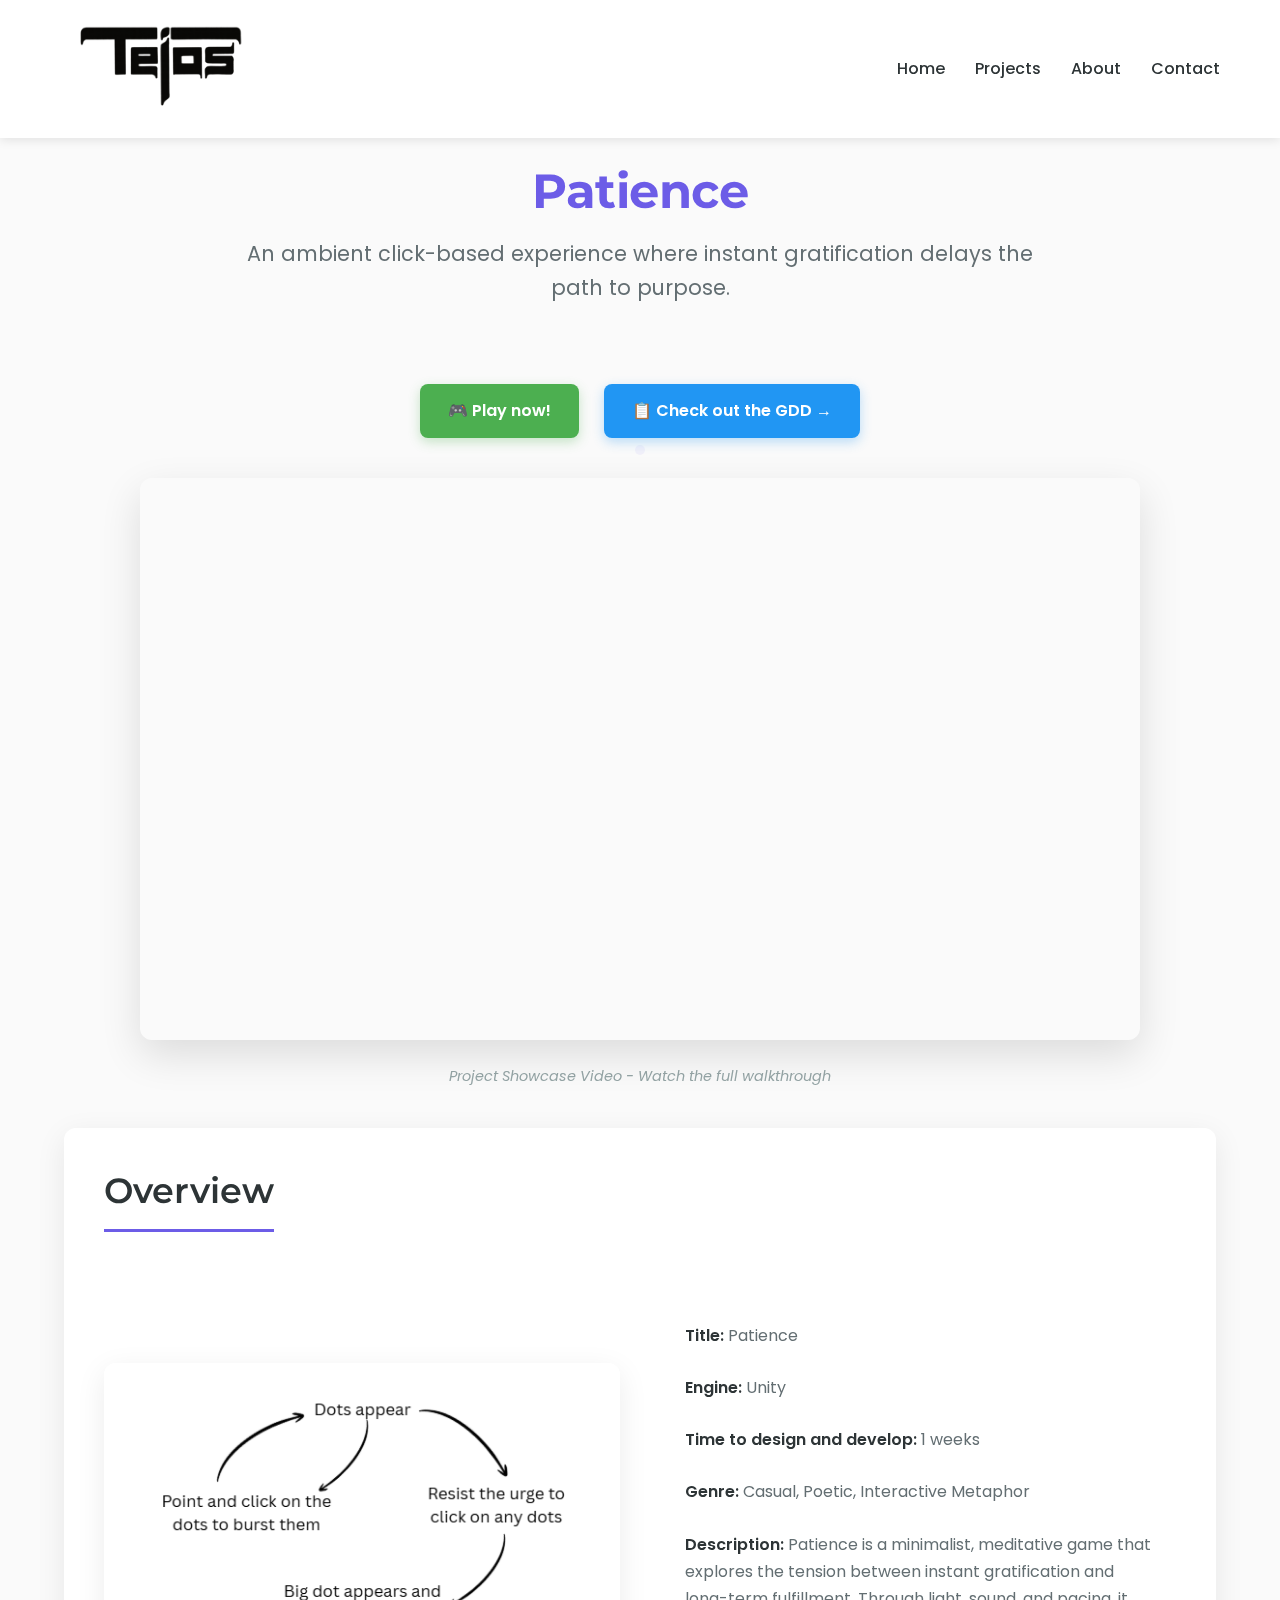
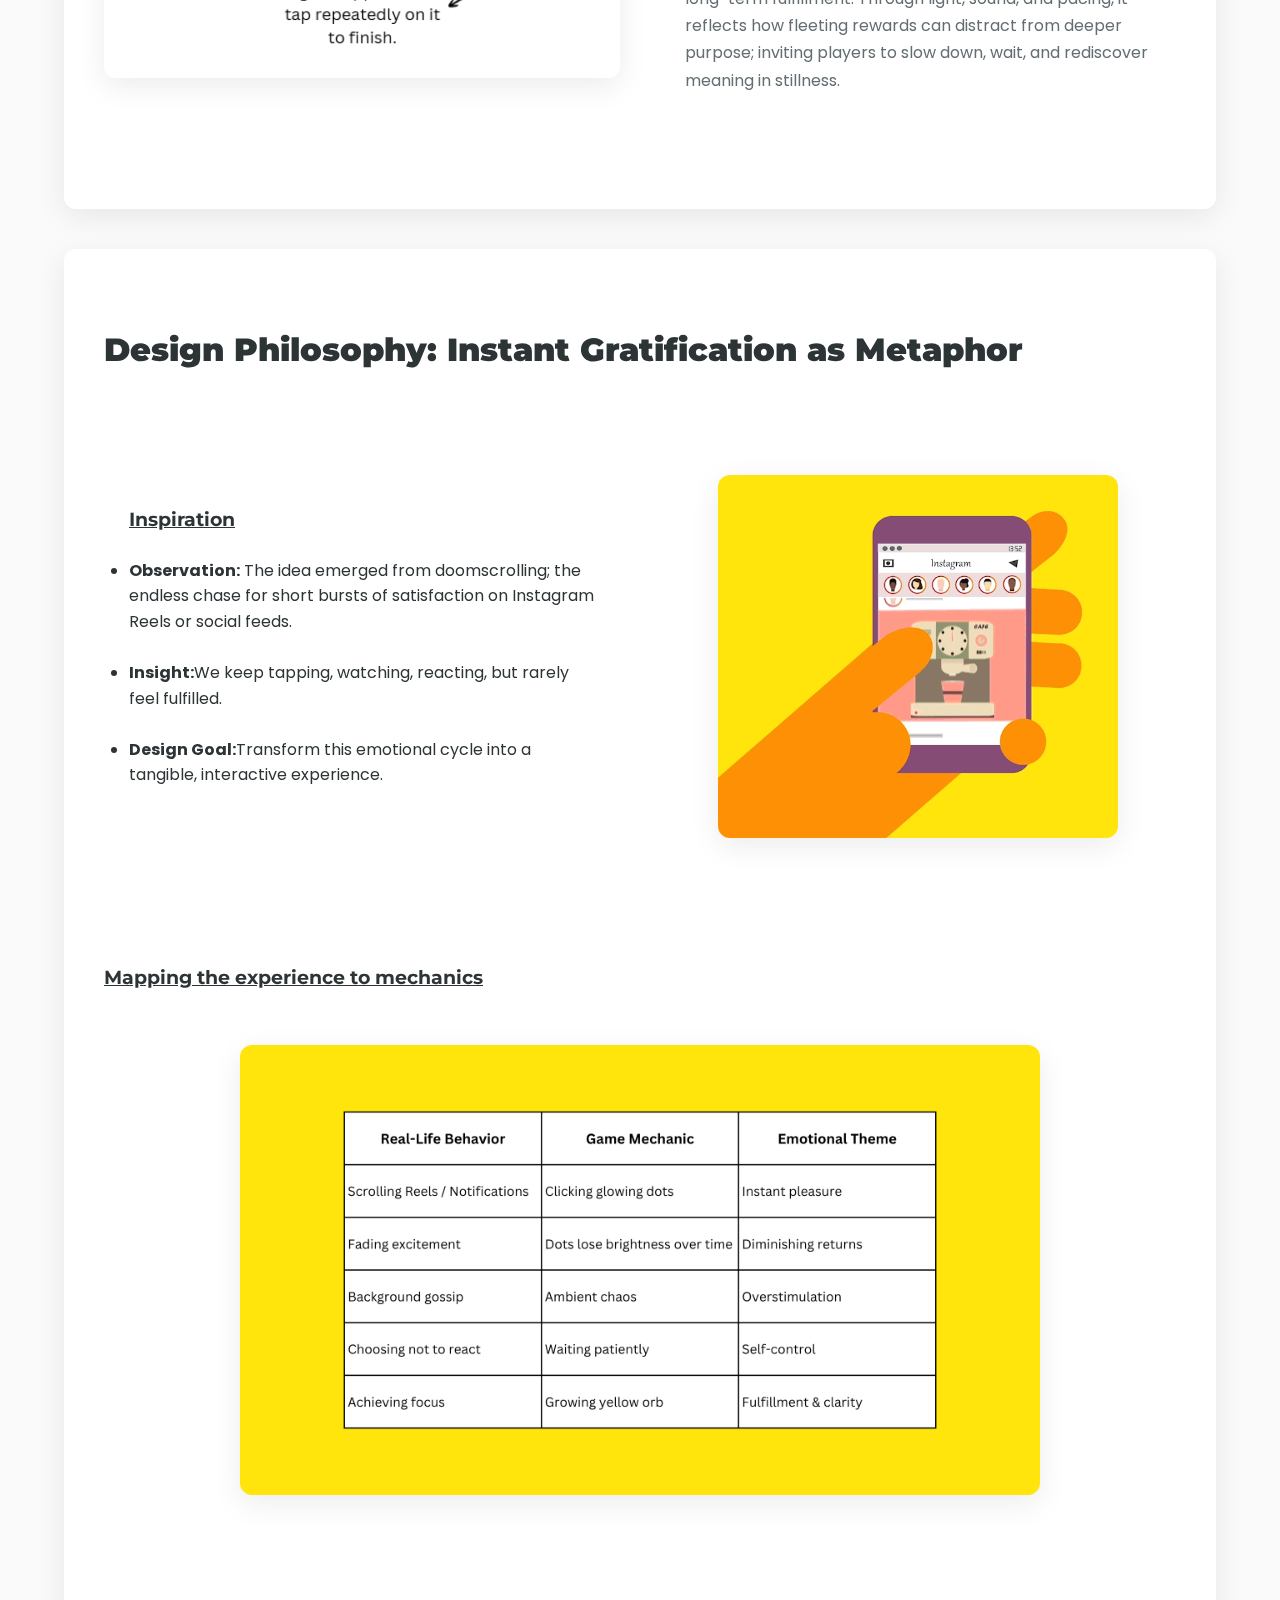
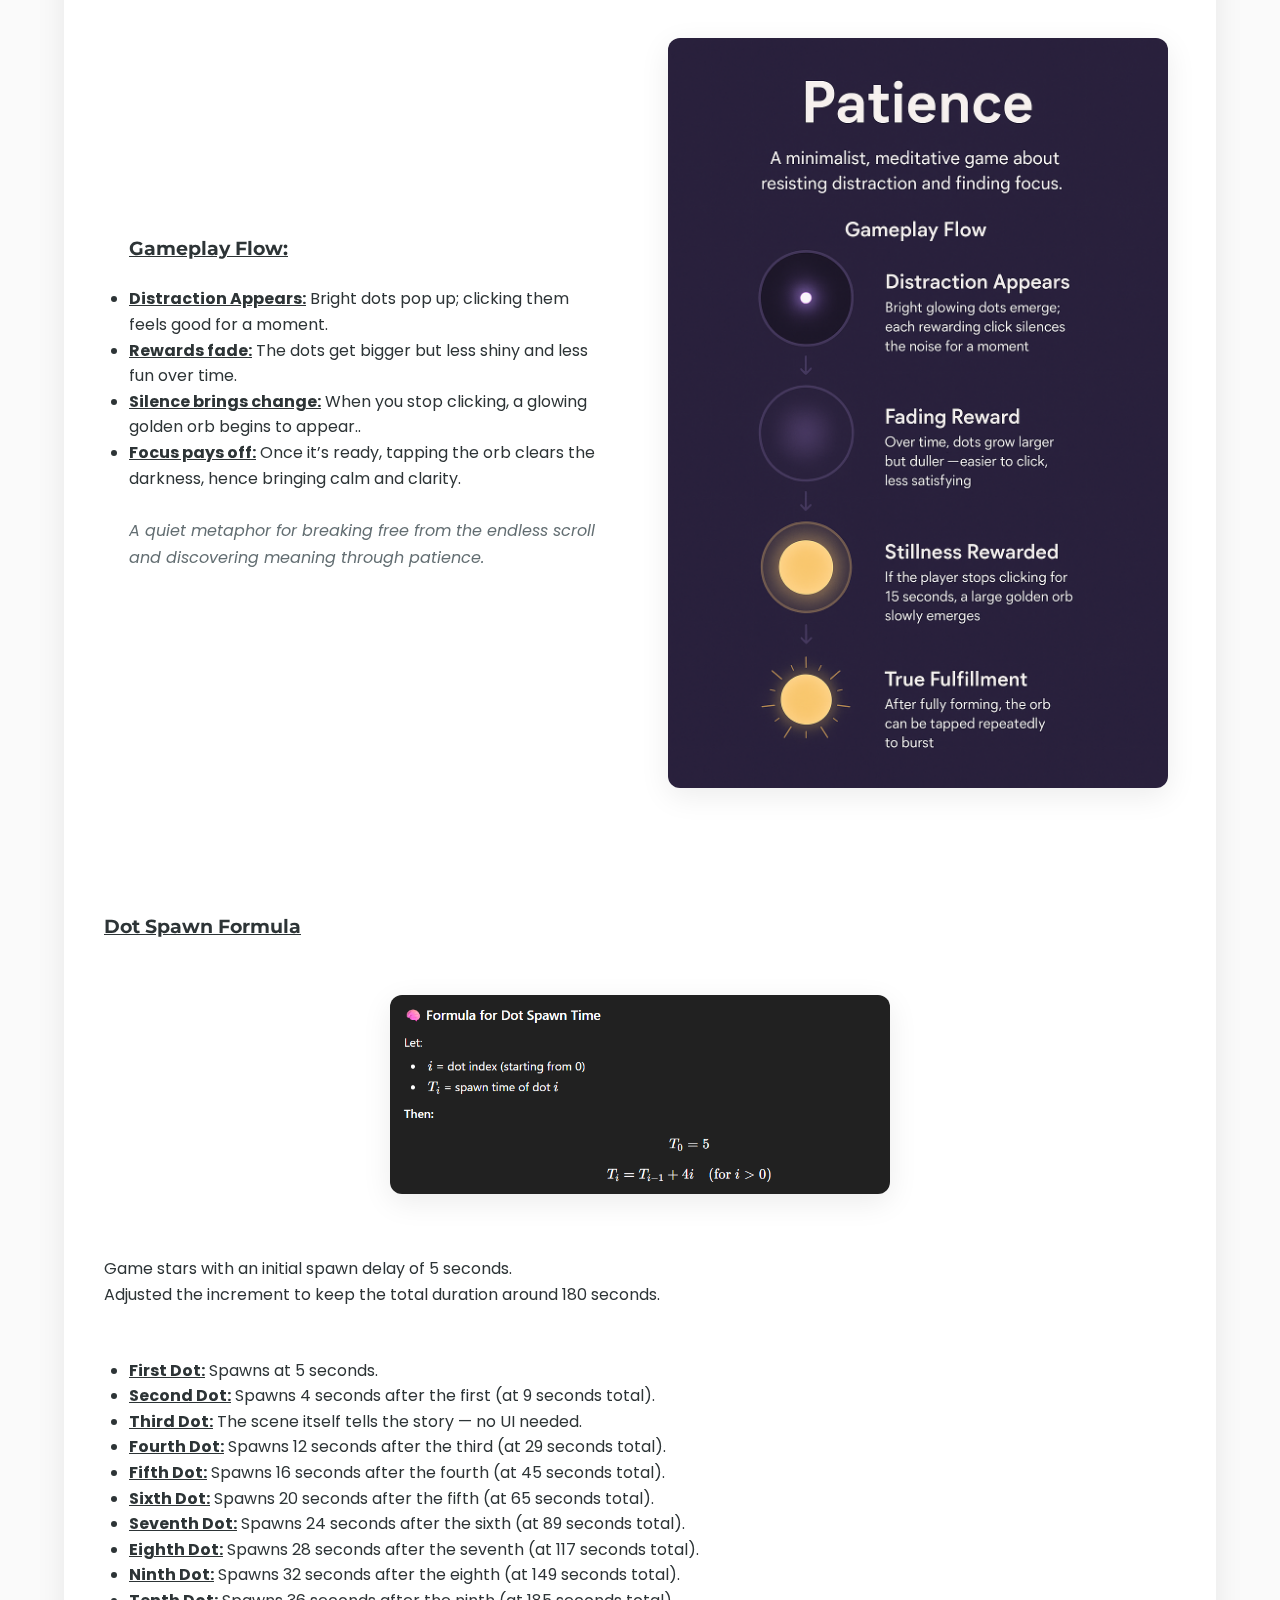
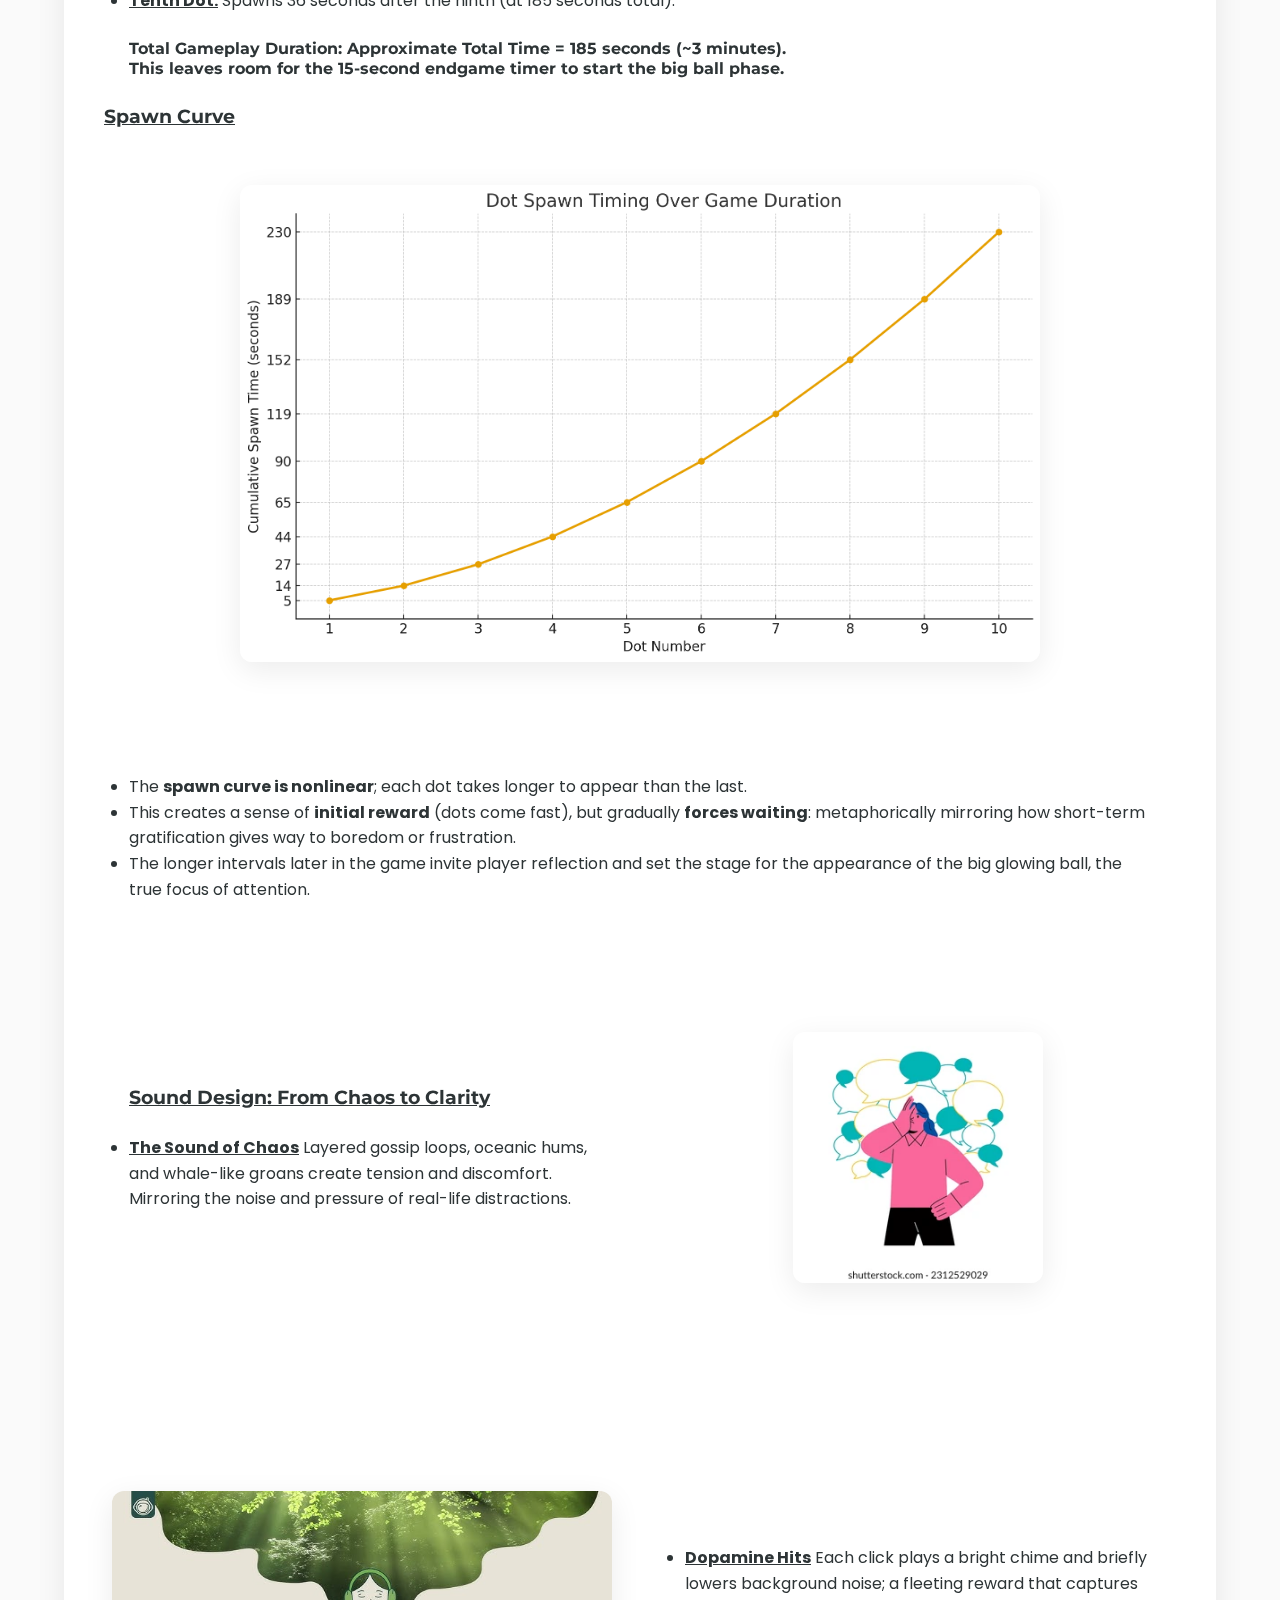
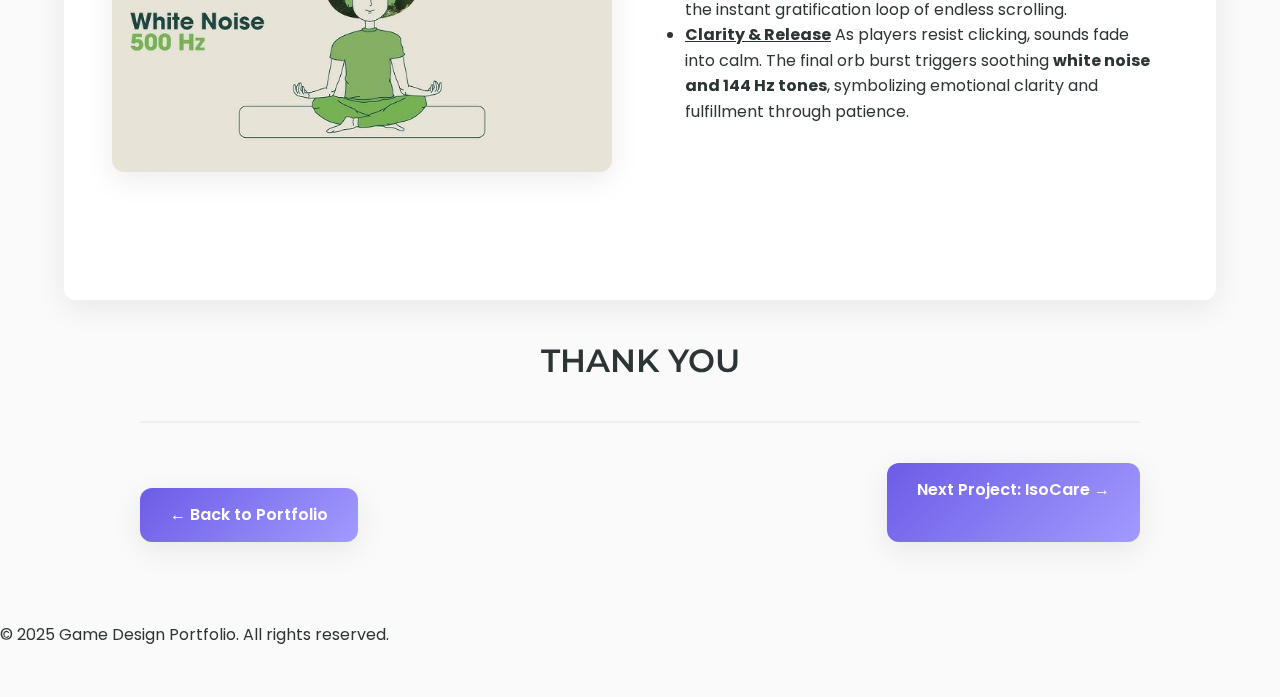
<file: patience_game_poem.html>
<!DOCTYPE html>
<html lang="en">

<head>
    <meta charset="UTF-8" />
    <meta name="viewport" content="width=device-width, initial-scale=1.0" />
    <title>Patience: Game Poem</title>
    <link rel="stylesheet" href="css/style.css" />
    <link rel="stylesheet" href="https://cdnjs.cloudflare.com/ajax/libs/font-awesome/6.4.0/css/all.min.css" />
    <link href="https://fonts.googleapis.com/css2?family=Poppins:wght@300;400;500;600;700&family=Montserrat:wght@400;500;600;700&display=swap" rel="stylesheet" />
    <style>
        /* Page Load Animation */
        
         :root {
            --trail-width: 8px;
            --text-primary: #2d3436;
            --text-secondary: #636e72;
            --text-light: #95a5a6;
            --spacing-sm: 15px;
            --spacing-md: 25px;
            --spacing-lg: 40px;
            --border-radius: 12px;
            --shadow-soft: 0 8px 30px rgba(0, 0, 0, 0.08);
            --shadow-medium: 0 15px 40px rgba(0, 0, 0, 0.12);
        }
        /* keep svg positioning the same */
        
        svg.trail {
            position: fixed;
            top: 0;
            left: 0;
            z-index: 1000;
            pointer-events: none;
        }
        /* use the SVG gradient as the stroke */
        
        svg.trail path {
            fill: none;
            stroke: url(#trailGradient);
            /* <- gradient stroke */
            stroke-width: var(--trail-width);
            stroke-linecap: round;
            stroke-linejoin: round;
        }
        /* smooth color transitions for stops */
        
        #trail-stop-1,
        #trail-stop-2,
        #trail-stop-3 {
            transition: stop-color 2s linear;
            /* smooth interpolation between color states */
        }
        /* Canvas for flowing particles */
        
        #flowingCanvas {
            position: fixed;
            top: 0;
            left: 0;
            width: 100%;
            height: 100%;
            pointer-events: none;
            z-index: 0;
        }
        /* This ensures the canvas covers the whole screen and sits behind content */
        
        #trailCanvas {
            position: absolute;
            top: 0;
            left: 0;
            width: 100%;
            height: 100%;
            pointer-events: none;
            /* Allow content interactions */
            z-index: -1;
            /* Keep the canvas behind all content */
        }
        
        body {
            animation: fadeIn 0.6s ease-in-out;
            background-color: #fafafa;
        }
        
        @keyframes fadeIn {
            from {
                opacity: 0;
                transform: translateY(20px);
            }
            to {
                opacity: 1;
                transform: translateY(0);
            }
        }
        
        .project-page {
            padding: 120px 5% 80px;
            animation: slideUp 0.8s ease-out;
            max-width: 1400px;
            margin: 0 auto;
        }
        
        @keyframes slideUp {
            from {
                opacity: 0;
                transform: translateY(40px);
            }
            to {
                opacity: 1;
                transform: translateY(0);
            }
        }
        
        .project-header {
            text-align: center;
            margin-bottom: var(--spacing-lg);
            padding: var(--spacing-lg) 0;
        }
        
        .project-header h1 {
            font-size: 3rem;
            margin-bottom: var(--spacing-sm);
            color: #6c5ce7;
            font-weight: 700;
            letter-spacing: -0.5px;
        }
        
        .project-header p {
            font-size: 1.3rem;
            color: var(--text-secondary);
            max-width: 800px;
            margin: 0 auto;
            line-height: 1.6;
            font-weight: 400;
        }
        /* Project Sections */
        
        .project-section {
            margin-bottom: var(--spacing-lg);
            background: white;
            border-radius: var(--border-radius);
            padding: var(--spacing-lg);
            box-shadow: var(--shadow-soft);
            transition: transform 0.3s ease, box-shadow 0.3s ease;
        }
        
        .project-section:hover {
            transform: translateY(-5px);
            box-shadow: var(--shadow-medium);
        }
        
        .section-title {
            font-size: 2.2rem;
            margin-bottom: var(--spacing-lg);
            color: var(--text-primary);
            font-weight: 600;
            border-bottom: 3px solid #6c5ce7;
            padding-bottom: var(--spacing-sm);
            display: inline-block;
        }
        /* Project Rows */
        
        .project-row {
            display: grid;
            grid-template-columns: 1fr 1fr;
            gap: var(--spacing-lg);
            align-items: center;
            margin-bottom: var(--spacing-lg);
            padding: var(--spacing-md) 0;
        }
        
        .project-row:last-child {
            margin-bottom: 0;
        }
        
        .text-col {
            padding: var(--spacing-md);
        }
        
        .text-col p {
            font-size: 1rem;
            line-height: 1.7;
            margin-bottom: var(--spacing-md);
            color: var(--text-secondary);
        }
        
        .text-col p strong {
            color: var(--text-primary);
            font-weight: 600;
        }
        
        .img-col {
            position: relative;
            overflow: hidden;
            border-radius: var(--border-radius);
            box-shadow: var(--shadow-soft);
            transition: transform 0.3s ease, box-shadow 0.3s ease;
        }
        
        .img-col:hover {
            transform: scale(1.02);
            box-shadow: var(--shadow-medium);
        }
        
        .img-col img {
            width: 100%;
            height: auto;
            display: block;
            transition: transform 0.5s ease;
        }
        
        .img-col:hover img {
            transform: scale(1.05);
        }
        /* Full-width image sections */
        
        .img {
            text-align: center;
            margin: var(--spacing-lg) 0;
        }
        
        .img img {
            max-width: 100%;
            height: auto;
            border-radius: var(--border-radius);
            box-shadow: var(--shadow-soft);
            margin: var(--spacing-sm) 0;
            transition: transform 0.3s ease;
        }
        
        .img img:hover {
            transform: scale(1.02);
        }
        
        .project-content {
            max-width: 1000px;
            margin: 0 auto;
        }
        
        .project-content h2 {
            font-size: 1.8rem;
            margin: 40px 0 15px;
            color: #2d3436;
        }
        
        .project-content h2:first-child {
            margin-top: 0;
        }
        
        .project-content p {
            font-size: 1.1rem;
            line-height: 1.7;
            margin-bottom: 20px;
            color: #636e72;
        }
        
        .project-content ul {
            margin-bottom: 25px;
        }
        
        .project-content li {
            font-size: 1.1rem;
            line-height: 1.7;
            margin-bottom: 10px;
            color: #636e72;
        }
        
        .project-nav {
            display: flex;
            justify-content: space-between;
            max-width: 1000px;
            margin: 60px auto 0;
            padding-top: 30px;
            border-top: 1px solid #dfe6e9;
        }
        
        .project-nav a {
            display: inline-block;
            padding: 12px 25px;
            background-color: #6c5ce7;
            color: white;
            text-decoration: none;
            border-radius: 5px;
            font-weight: 500;
            transition: all 0.3s ease;
        }
        
        .project-nav a:hover {
            background-color: #5649c0;
            transform: translateY(-3px);
        }
        
        .back-to-home {
            display: inline-block;
            margin-top: 20px;
            color: #6c5ce7;
            text-decoration: none;
            font-weight: 500;
        }
        
        .back-to-home:hover {
            text-decoration: underline;
        }
        /* Video Section */
        
        .video-section {
            max-width: 1000px;
            margin: var(--spacing-lg) auto;
            animation: fadeInUp 1s ease-out 0.3s backwards;
        }
        
        @keyframes fadeInUp {
            from {
                opacity: 0;
                transform: translateY(30px);
            }
            to {
                opacity: 1;
                transform: translateY(0);
            }
        }
        
        .video-container {
            position: relative;
            padding-bottom: 56.25%;
            height: 0;
            overflow: hidden;
            border-radius: var(--border-radius);
            box-shadow: var(--shadow-medium);
            margin-bottom: var(--spacing-md);
        }
        
        .video-container iframe {
            position: absolute;
            top: 0;
            left: 0;
            width: 100%;
            height: 100%;
            border: none;
            border-radius: var(--border-radius);
        }
        
        .video-caption {
            text-align: center;
            color: var(--text-light);
            font-size: 0.9rem;
            font-style: italic;
            margin-top: var(--spacing-sm);
        }
        /* Staggered content animation */
        
        .project-content {
            max-width: 1000px;
            margin: 0 auto;
        }
        
        .project-content>* {
            animation: fadeInUp 0.8s ease-out backwards;
        }
        
        .project-content>*:nth-child(1) {
            animation-delay: 0.4s;
        }
        
        .project-content>*:nth-child(2) {
            animation-delay: 0.5s;
        }
        
        .project-content>*:nth-child(3) {
            animation-delay: 0.6s;
        }
        
        .project-content>*:nth-child(4) {
            animation-delay: 0.7s;
        }
        
        .project-content>*:nth-child(5) {
            animation-delay: 0.8s;
        }
        
        .project-content>*:nth-child(6) {
            animation-delay: 0.9s;
        }
        
        .project-content>*:nth-child(7) {
            animation-delay: 1s;
        }
        
        .project-content>*:nth-child(8) {
            animation-delay: 1.1s;
        }
        /* Navigation */
        
        .project-nav {
            display: flex;
            justify-content: space-between;
            max-width: 1000px;
            margin: var(--spacing-lg) auto 0;
            padding-top: var(--spacing-lg);
            border-top: 2px solid #ecf0f1;
        }
        
        .project-nav a {
            display: inline-block;
            padding: 14px 30px;
            background: linear-gradient(135deg, #6c5ce7, #a29bfe);
            color: white;
            text-decoration: none;
            border-radius: var(--border-radius);
            font-weight: 600;
            transition: all 0.3s ease;
            box-shadow: var(--shadow-soft);
        }
        
        .project-nav a:hover {
            transform: translateY(-3px);
            box-shadow: var(--shadow-medium);
        }
        
        .back-to-home {
            display: inline-block;
            margin-top: var(--spacing-md);
            color: #6c5ce7;
            text-decoration: none;
            font-weight: 500;
            transition: color 0.3s ease;
        }
        
        .back-to-home:hover {
            color: #5649c0;
            text-decoration: underline;
        }
        /* Center aligned content */
        
        center {
            text-align: center;
            margin: var(--spacing-md) 0;
        }
        /* Text enhancements */
        
        h2 {
            font-size: 2rem;
            margin: var(--spacing-lg) 0 var(--spacing-md) 0;
            color: var(--text-primary);
            font-weight: 600;
        }
        
        h2:first-child {
            margin-top: 0;
        }
        /* Responsive adjustments */
        
        @media (max-width: 968px) {
            .project-row {
                grid-template-columns: 1fr;
                gap: var(--spacing-md);
            }
            .img-col {
                order: -1;
            }
            .project-header h1 {
                font-size: 2.5rem;
            }
            .section-title {
                font-size: 1.8rem;
            }
            .text-col p {
                font-size: 0.95rem;
            }
        }
        
        @media (max-width: 768px) {
            .project-page {
                padding: 100px 3% 60px;
            }
            .project-section {
                padding: var(--spacing-md);
            }
            .project-nav {
                flex-direction: column;
                gap: var(--spacing-sm);
                align-items: center;
            }
            .project-nav a {
                width: 100%;
                text-align: center;
            }
        }
        
        .project-buttons {
            display: flex;
            justify-content: center;
            gap: 25px;
            margin: 30px 0;
            flex-wrap: wrap;
        }
        
        .btn {
            padding: 14px 28px;
            border: none;
            border-radius: 8px;
            text-decoration: none;
            font-weight: 600;
            font-size: 16px;
            transition: all 0.3s ease;
            display: inline-flex;
            align-items: center;
            gap: 8px;
        }
        
        .btn-primary {
            background-color: #4CAF50;
            color: white;
            box-shadow: 0 4px 12px rgba(76, 175, 80, 0.3);
        }
        
        .btn-primary:hover {
            background-color: #45a049;
            transform: translateY(-3px);
            box-shadow: 0 6px 16px rgba(76, 175, 80, 0.4);
        }
        
        .btn-secondary {
            background-color: #2196F3;
            color: white;
            box-shadow: 0 4px 12px rgba(33, 150, 243, 0.3);
        }
        
        .btn-secondary:hover {
            background-color: #0b7dda;
            transform: translateY(-3px);
            box-shadow: 0 6px 16px rgba(33, 150, 243, 0.4);
        }
    </style>
</head>

<body>
    <!-- Canvas for flowing 3D particles -->
    <canvas id="flowingCanvas"></canvas>
    <!-- This is the canvas that will display the cursor trail -->
    <canvas id="trailCanvas"></canvas>
    <!-- Navigation -->
    <nav class="navbar">
        <div class="container">
            <div class="logo">
                <!-- <a href="index.html#home">GD<span>Portfolio</span></a> -->
                <img src="images/logo_new.png" alt="Tejas Logo" width="200px" />

            </div>
            <ul class="nav-links">
                <li><a href="index.html#home">Home</a></li>
                <li><a href="index.html#projects">Projects</a></li>
                <!-- <li><a href="index.html#skills">Skills</a></li> -->
                <li><a href="index.html#about">About</a></li>
                <li><a href="index.html#contact">Contact</a></li>
            </ul>
            <div class="hamburger">
                <span class="bar"></span>
                <span class="bar"></span>
                <span class="bar"></span>
            </div>
        </div>
    </nav>

    <main class="project-page">
        <div class="project-header">
            <h1>Patience</h1>
            <p>
                An ambient click-based experience where instant gratification delays the path to purpose.
            </p>
        </div>
        <!-- Action Buttons -->
        <div class="project-buttons">
            <a href="https://quron.itch.io/patience" class="btn btn-primary" target="_blank">
                🎮 Play now!
            </a>
            <a href="gdd/Patience_Game poem.pdf" class="btn btn-secondary" target="_blank">
                📋 Check out the GDD →
            </a>
        </div>
        <!-- YouTube Video Embed -->
        <div class="video-section">
            <div class="video-container">
                <iframe src="https://www.youtube.com/embed/D1fr8blSZRY?si=R4nDnev5g7AA8n_o" title="Fantasy RPG World Design - Project Showcase" allow="accelerometer; autoplay; clipboard-write; encrypted-media; gyroscope; picture-in-picture" allowfullscreen>
          </iframe>
            </div>
            <p class="video-caption">
                Project Showcase Video - Watch the full walkthrough
            </p>
        </div>

        <section class="project-section">
            <h2 class="section-title">Overview</h2>

            <!-- Row 1: Text Left, Image Right -->
            <div class="project-row">
                <div class="img-col">
                    <img src="images/proj3/loop1.png" alt="Crumbling Skyways Overview" />
                </div>
                <div class="text-col">
                    <p><strong>Title:</strong> Patience</p>
                    <p><strong>Engine:</strong> Unity</p>
                    <p><strong>Time to design and develop:</strong> 1 weeks</p>
                    <p><strong>Genre:</strong> Casual, Poetic, Interactive Metaphor</p>
                    <p>
                        <strong>Description:</strong> Patience is a minimalist, meditative game that explores the tension between instant gratification and long-term fulfillment. Through light, sound, and pacing, it reflects how fleeting rewards can distract
                        from deeper purpose; inviting players to slow down, wait, and rediscover meaning in stillness.
                    </p>
                </div>

            </div>
        </section>
        <section class="project-section">
            <!-- Row 2: Image Left, Text Right -->
            <p>
                <h2><strong>Design Philosophy: Instant Gratification as Metaphor</strong></h2>
            </p>
            <p>
                <div class="project-row">
                    <div class="text-col">

                        <h3><u>Inspiration</u>
                        </h3>
            </p>
            <p>
                <ul style="list-style-type:disc;">
                    <li><b>Observation:</b> The idea emerged from doomscrolling; the endless chase for short bursts of satisfaction on Instagram Reels or social feeds.</li>
                    <br>
                    <li><b>Insight:</b>We keep tapping, watching, reacting, but rarely feel fulfilled.</li>
                    <br>
                    <li><b>Design Goal:</b>Transform this emotional cycle into a tangible, interactive experience.</li>
                </ul>

            </p>

            </div>
            <div class="img" width="120%">
                <img src="images/proj3/scrolling.gif" alt="Level Design" width="400px" />
            </div>
            </div>
            <h3><u>Mapping the experience to mechanics</u>
            </h3>
            <div class="img" width="120%">
                <img src="images/proj3/table.png" alt="Level Design" width="800px" />
            </div>
            <div class="project-row">
                <div class="text-col">
                    <h3><u>Gameplay Flow:</u>
                    </h3>
                    <p>
                        <ul style="list-style-type:disc;">
                            <li><b><u>Distraction Appears:</u></b> Bright dots pop up; clicking them feels good for a moment.</li>
                            <li><b><u>Rewards fade:</u></b> The dots get bigger but less shiny and less fun over time.</li>
                            <li><b><u>Silence brings change:</u></b> When you stop clicking, a glowing golden orb begins to appear..</li>
                            <li><b><u>Focus pays off:</u></b> Once it’s ready, tapping the orb clears the darkness, hence bringing calm and clarity.</li>
                            <br>
                            <p><i>A quiet metaphor for breaking free from the endless scroll and discovering meaning through patience.</i></p>
                        </ul>

                    </p>
                </div>
                <div class="img" width="120%">
                    <img src="images/proj3/flow.png" alt="Level Design" width="500px" />
                </div>
            </div>
            <h3><u>Dot Spawn Formula</u>
            </h3>
            <div class="img" width="120%">
                <img src="images/proj3/image (2).png" alt="Level Design" width="500px" />
            </div>
            <p>Game stars with an initial spawn delay of 5 seconds. </p>
            <p> Adjusted the increment to keep the total duration around 180 seconds.</p>
            <div class="text-col">
                <p>
                    <ul style="list-style-type:disc;">
                        <li><b><u>First Dot:</u></b> Spawns at 5 seconds.</li>
                        <li><b><u>Second Dot:</u></b> Spawns 4 seconds after the first (at 9 seconds total).</li>
                        <li><b><u>Third Dot:</u></b> The scene itself tells the story — no UI needed.</li>
                        <li><b><u>Fourth Dot:</u></b> Spawns 12 seconds after the third (at 29 seconds total).</li>
                        <li><b><u>Fifth Dot:</u></b> Spawns 16 seconds after the fourth (at 45 seconds total).</li>
                        <li><b><u>Sixth Dot:</u></b> Spawns 20 seconds after the fifth (at 65 seconds total).</li>
                        <li><b><u>Seventh Dot:</u></b> Spawns 24 seconds after the sixth (at 89 seconds total).</li>
                        <li><b><u>Eighth Dot:</u></b> Spawns 28 seconds after the seventh (at 117 seconds total).</li>
                        <li><b><u>Ninth Dot:</u></b> Spawns 32 seconds after the eighth (at 149 seconds total).</li>
                        <li><b><u>Tenth Dot:</u></b> Spawns 36 seconds after the ninth (at 185 seconds total).</li>

                    </ul>

                </p>
                <b><h4>Total Gameplay Duration: Approximate Total Time = 185 seconds (~3 minutes).</h4>
                <h4>This leaves room for the 15-second endgame timer to start the big ball phase.</h4></b>
            </div>

            <h3><u>Spawn Curve</u>
            </h3>
            <div class="img" width="120%">
                <img src="images/proj3/output.png" alt="Level Design" width="800px" />
            </div>
            <div class="text-col">
                <p>
                    <ul style="list-style-type:disc;">
                        <li>The <b>spawn curve is nonlinear</b>; each dot takes longer to appear than the last. </li>
                        <li> This creates a sense of <b>initial reward</b> (dots come fast), but gradually <b>forces waiting</b>: metaphorically mirroring how short-term gratification gives way to boredom or frustration. </li>
                        <li> The longer intervals later in the game invite player reflection and set the stage for the appearance of the big glowing ball, the true focus of attention.</li>


                    </ul>

                </p>
            </div>
            <div class="project-row" margin="0px 0px 2px">
                <div class="text-col">
                    <h3><u>Sound Design: From Chaos to Clarity</u>
                    </h3>
                    <p>
                        <ul style="list-style-type:disc;">
                            <li><b><u>The Sound of Chaos</u></b> Layered gossip loops, oceanic hums, and whale-like groans create tension and discomfort. Mirroring the noise and pressure of real-life distractions.</li>
                        </ul>

                    </p>
                </div>
                <div class="img" width="120%">
                    <img src="images/proj3/gossip2.webp" alt="Level Design" width="250px" />
                </div>
            </div>
            <div class="project-row" margin="0px 0px 2px">
                <div class="img" width="120%">
                    <img src="images/proj3/white_nosie.jpg" alt="Level Design" width="500px" />
                </div>
                <div class="text-col">
                    <p>
                        <ul style="list-style-type:disc;">
                            <li><b><u>Dopamine Hits</u></b> Each click plays a bright chime and briefly lowers background noise; a fleeting reward that captures the instant gratification loop of endless scrolling.</li>
                            <li><b><u>Clarity & Release</u></b> As players resist clicking, sounds fade into calm. The final orb burst triggers soothing <b>white noise and 144 Hz tones</b>, symbolizing emotional clarity and fulfillment through patience.</li>
                        </ul>

                    </p>
                </div>

            </div>

        </section>








        <center>
            <h2>
                THANK YOU
            </h2>
        </center>

        </section>

        <div class="project-nav">
            <a href="index.html" class="back-to-home">← Back to Portfolio</a>
            <a href="ui_research.html">Next Project: IsoCare →</a>
        </div>
    </main>

    <footer>
        <div class="footer-content">
            <p>&copy; 2025 Game Design Portfolio. All rights reserved.</p>
        </div>
    </footer>

    <script src="js/script.js"></script>
    <svg class="trail">
  <defs>
    <linearGradient id="trailGradient" x1="0%" y1="0%" x2="100%" y2="0%">
      <stop offset="0%" stop-color="#ff99cc" />
      <stop offset="50%" stop-color="#99ccff" />
      <stop offset="100%" stop-color="#ccff99" />
    </linearGradient>
  </defs>
  <path></path>
</svg>

    <script>
        const svg = document.querySelector('svg.trail');
        const path = svg.querySelector('path');
        // const gradient = document.querySelector('#trailGradient');

        let points = [];
        let segments = 35;
        let mouse = {
            x: 0,
            y: 0
        };

        const move = (event) => {
            const x = event.clientX;
            const y = event.clientY;
            mouse.x = x;
            mouse.y = y;

            if (points.length === 0) {
                for (let i = 0; i < segments; i++) points.push({
                    x,
                    y
                });
            }
        };

        const anim = () => {
                let px = mouse.x;
                let py = mouse.y;

                points.forEach((p, index) => {
                    p.x = px;
                    p.y = py;

                    let n = points[index + 1];
                    if (n) {
                        px = px - (p.x - n.x) * 0.6;
                        py = py - (p.y - n.y) * 0.6;
                    }
                });
                const d = `M ${points.map((p) => `${p.x} ${p.y}`).join(' L ')}0`;
  path.setAttribute('d', d);
  //path.setAttribute('d', `M ${points.map((p) => `${p.x} ${p.y}`).join(' L ')}`);
  requestAnimationFrame(anim);
};

const resize = () => {
  const ww = window.innerWidth;
  const wh = window.innerHeight;
  svg.style.width = ww + 'px';
  svg.style.height = wh + 'px';
  svg.setAttribute('viewBox', `0 0 ${ww} ${wh}`);
};

// 🌈 Gradient color shifting
const gradient = document.querySelector('#trailGradient');
const colors = [
  ['#ff99cc', '#99ccff', '#ccff99'],
  ['#ffaaff', '#aaffcc', '#aaccff'],
  ['#ffcc99', '#cc99ff', '#99ffcc'],
  ['#ffc0cb', '#87cefa', '#e0ffff']
];
let colorIndex = 0;

function shiftGradient() {
  const [c1, c2, c3] = colors[colorIndex];
  gradient.children[0].setAttribute('stop-color', c1);
  gradient.children[1].setAttribute('stop-color', c2);
  gradient.children[2].setAttribute('stop-color', c3);
  colorIndex = (colorIndex + 1) % colors.length;
}
setInterval(shiftGradient, 3000); // change every 3s

document.addEventListener('mousemove', move);
window.addEventListener('resize', resize);
anim();
resize();
    </script>

</body>

</html>
</file>
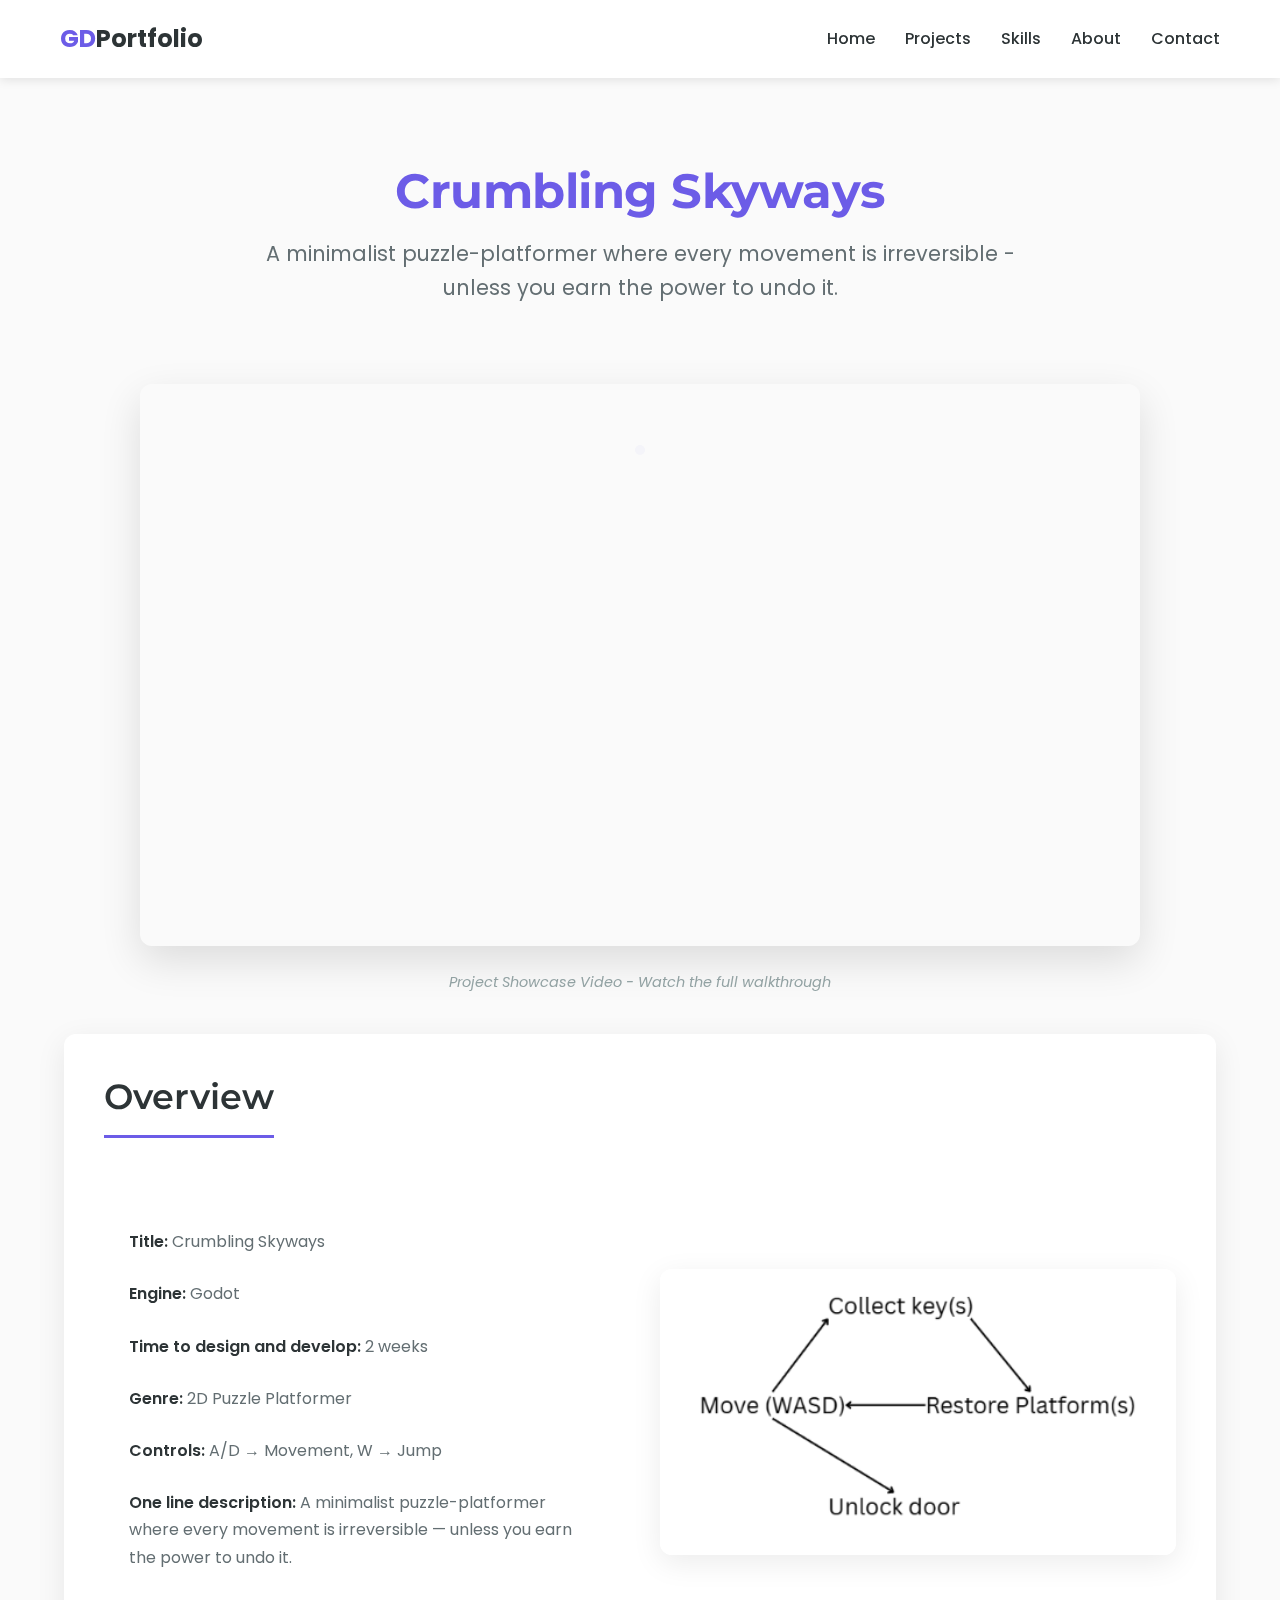
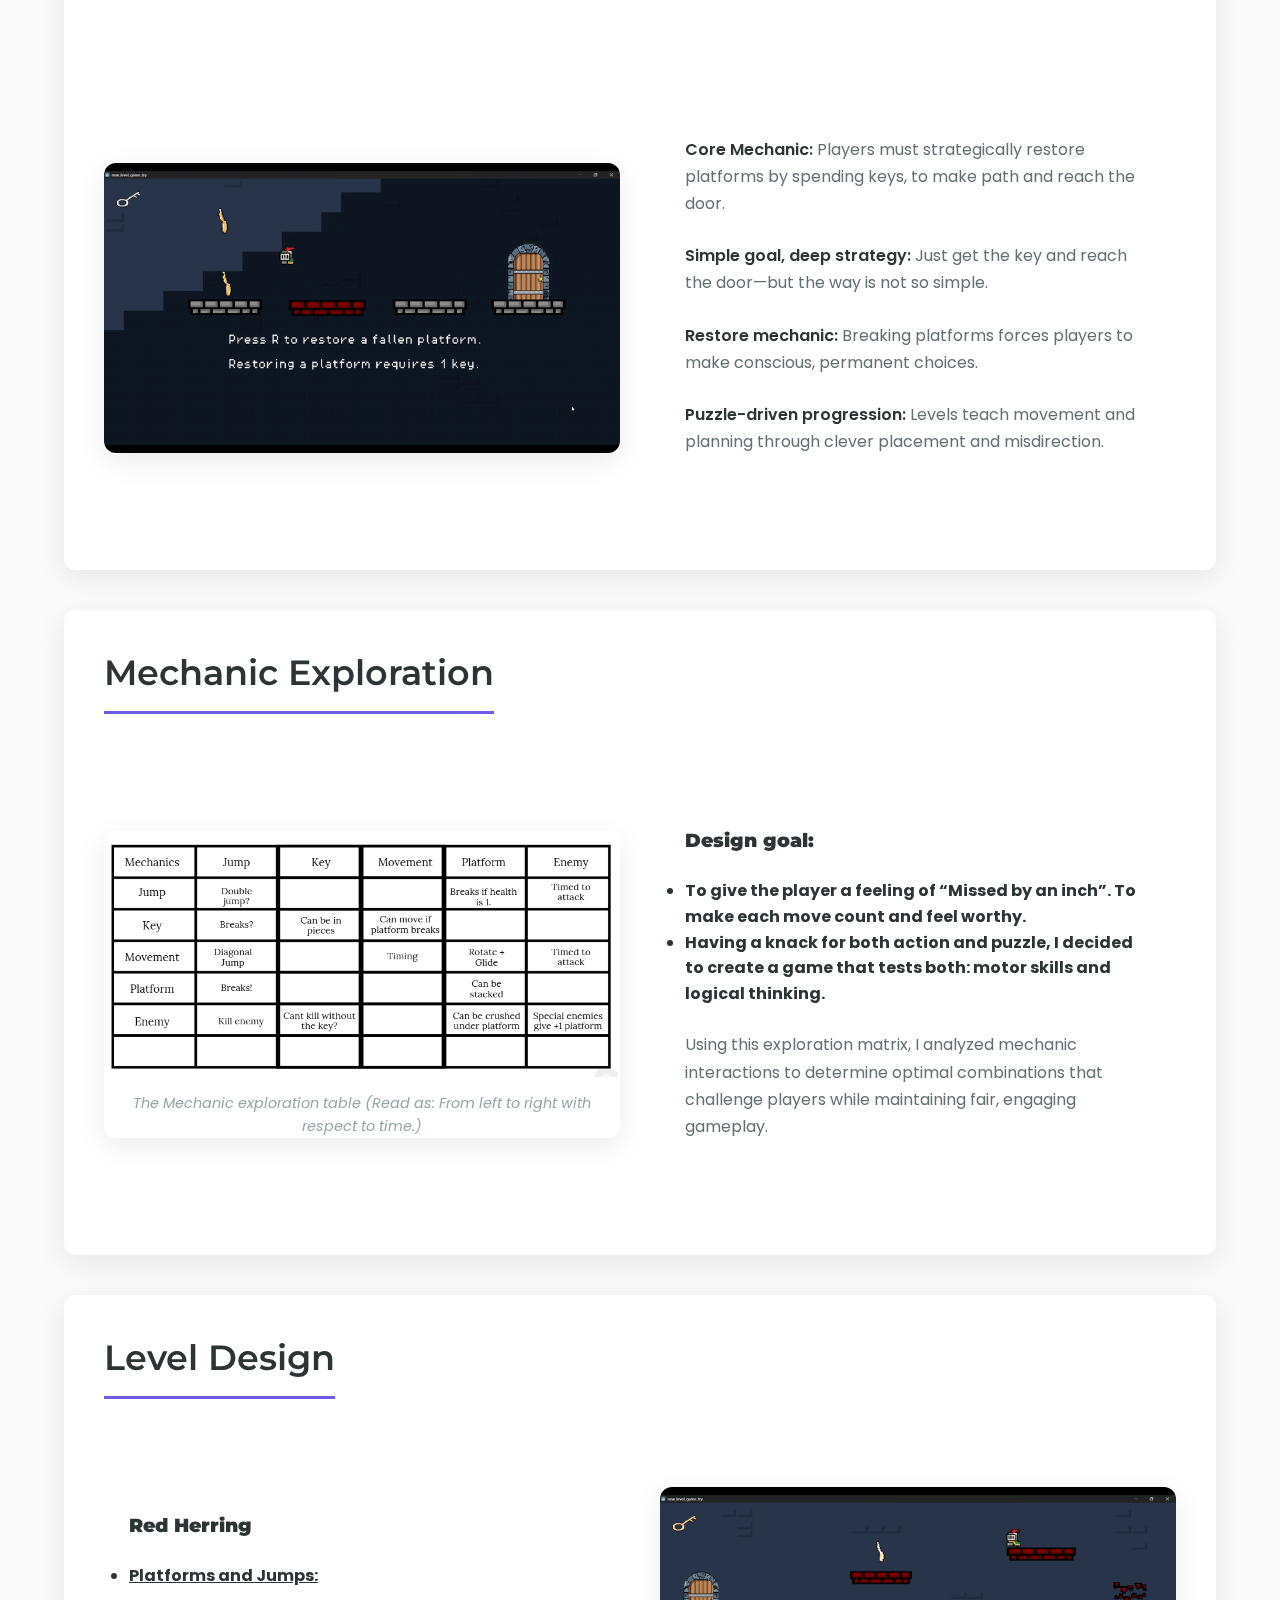
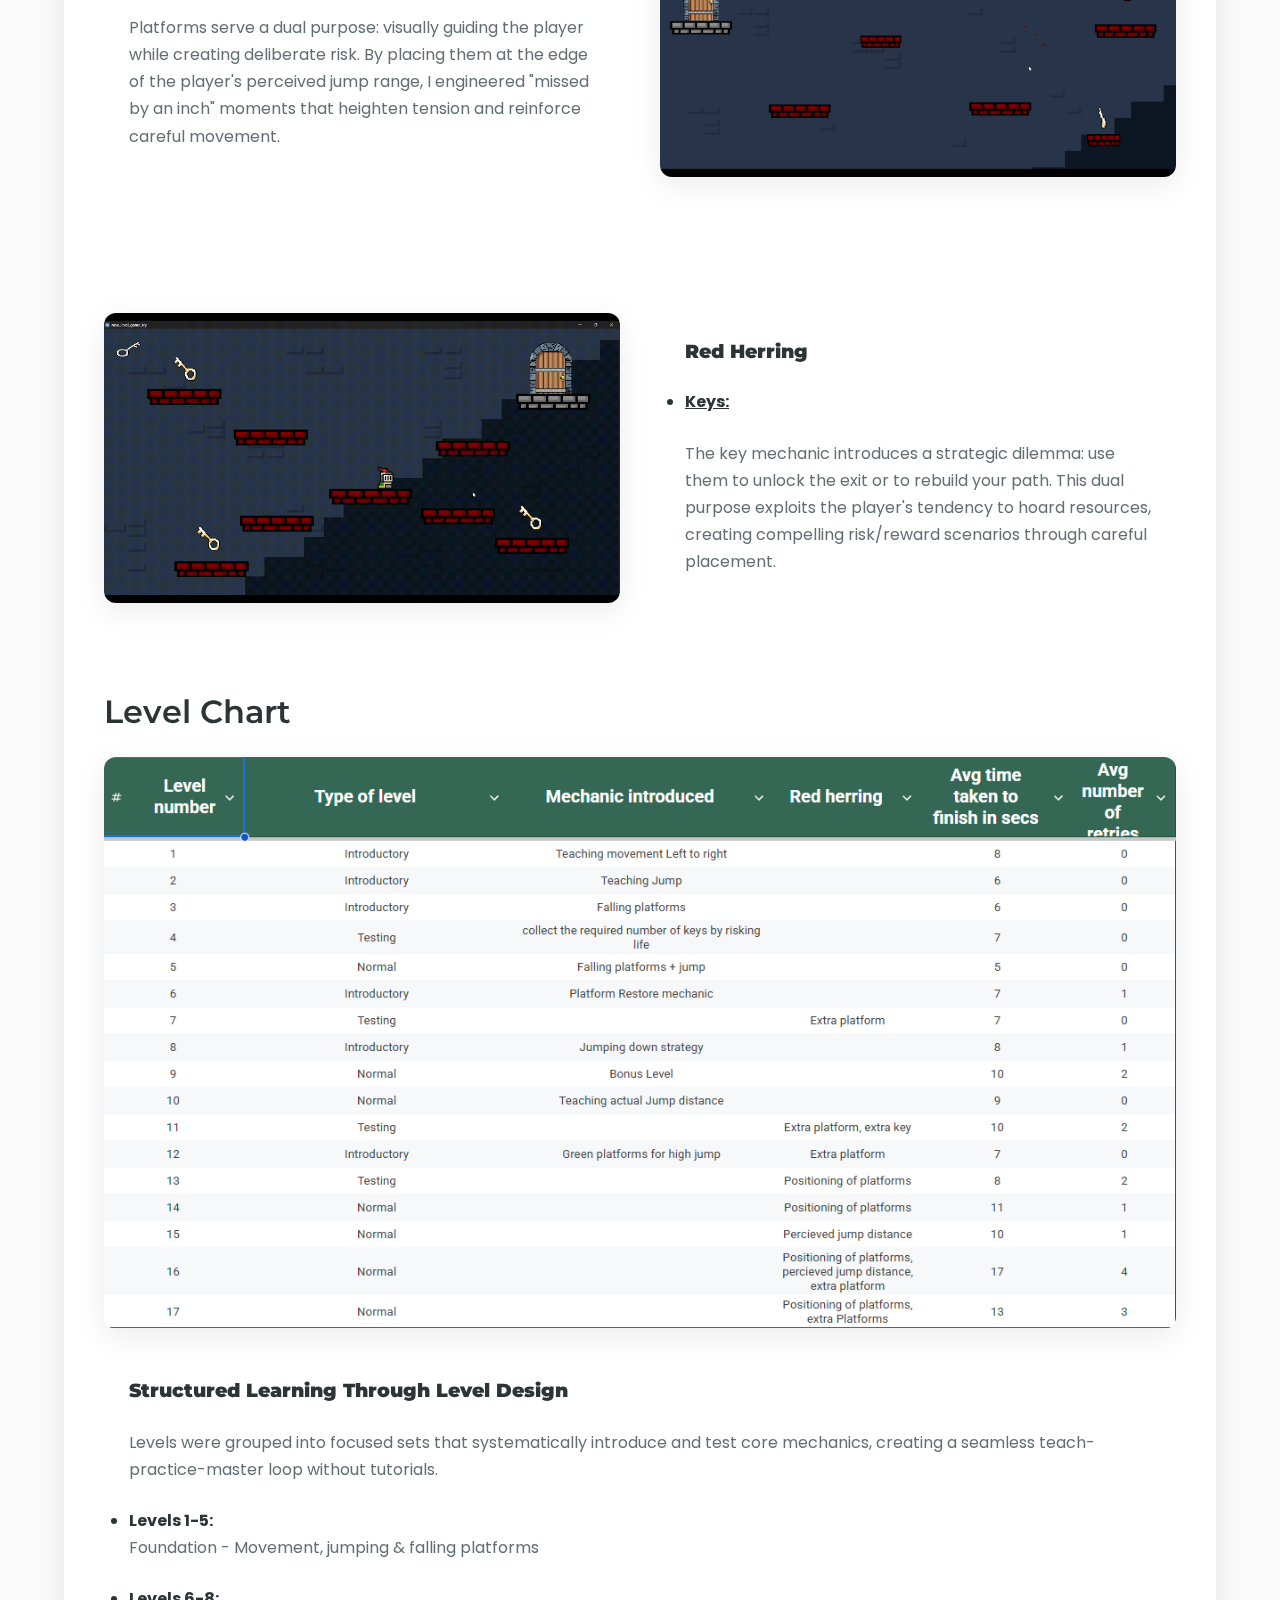
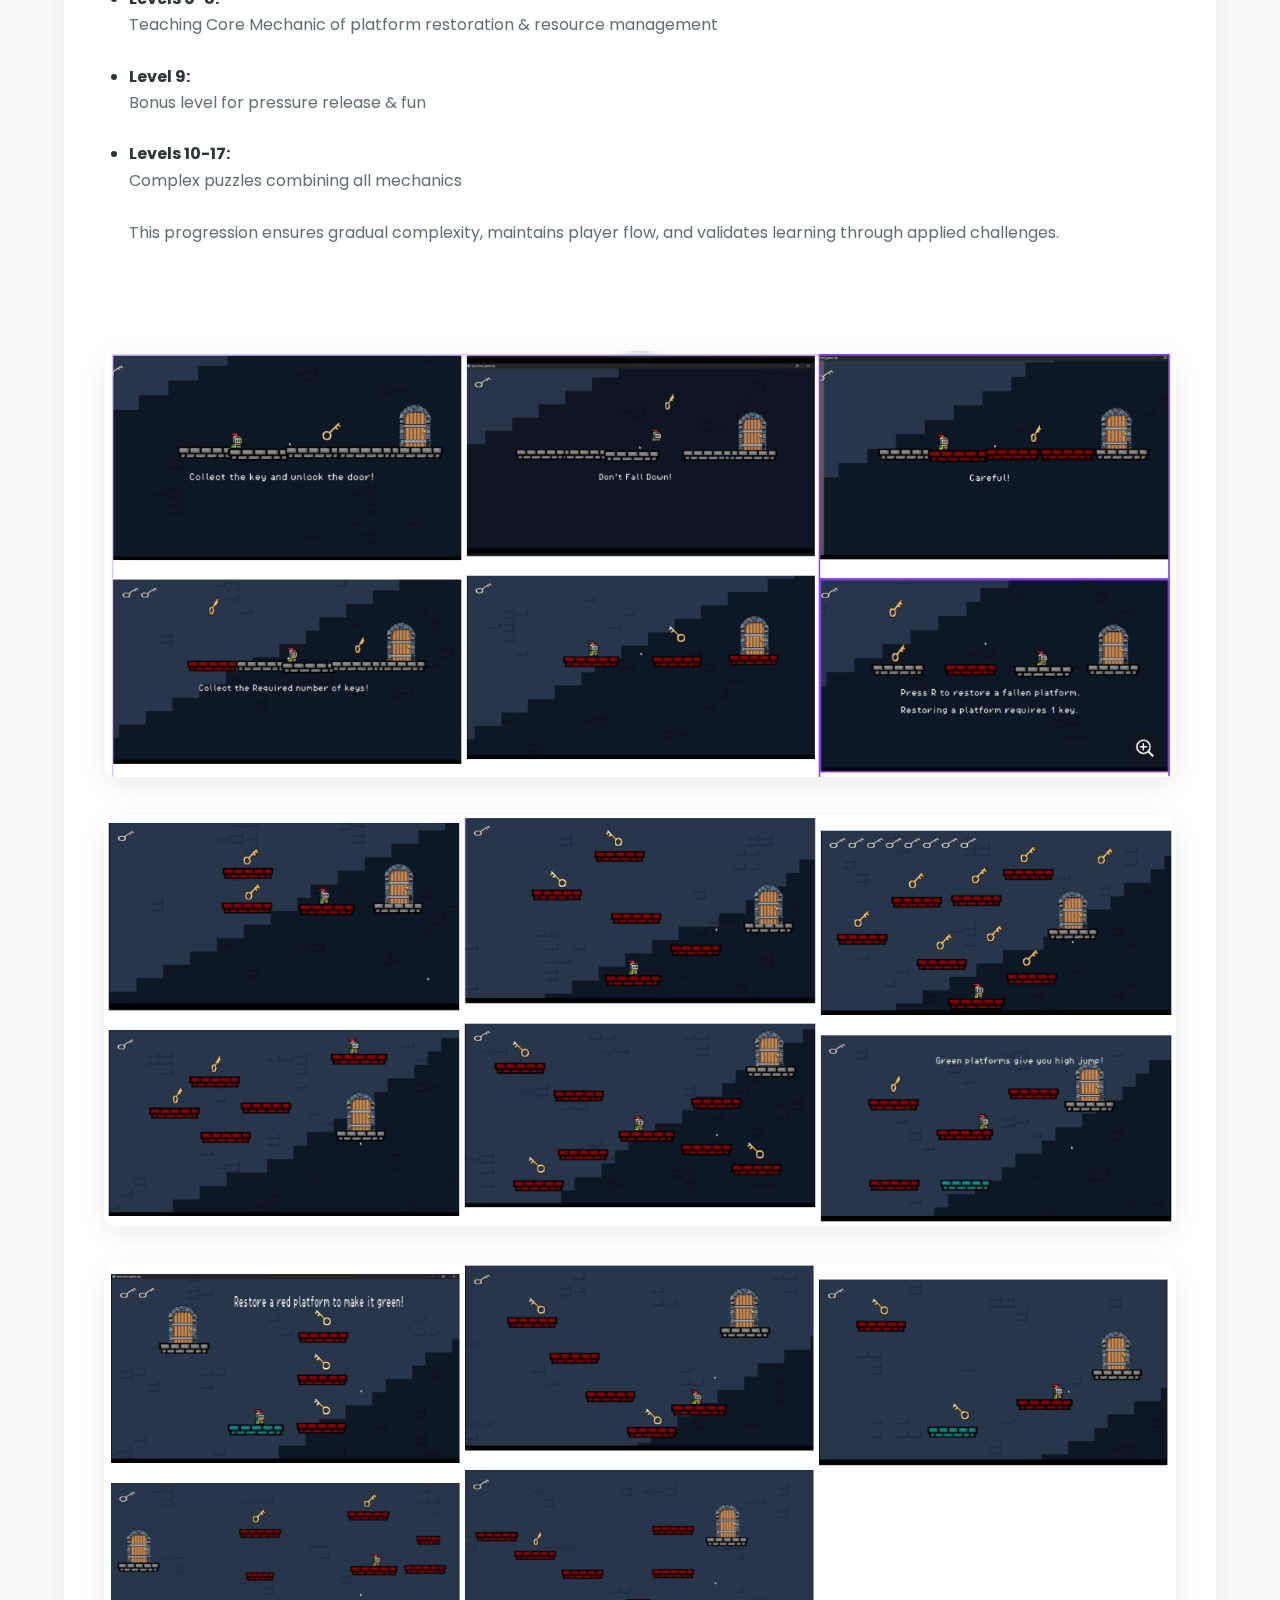
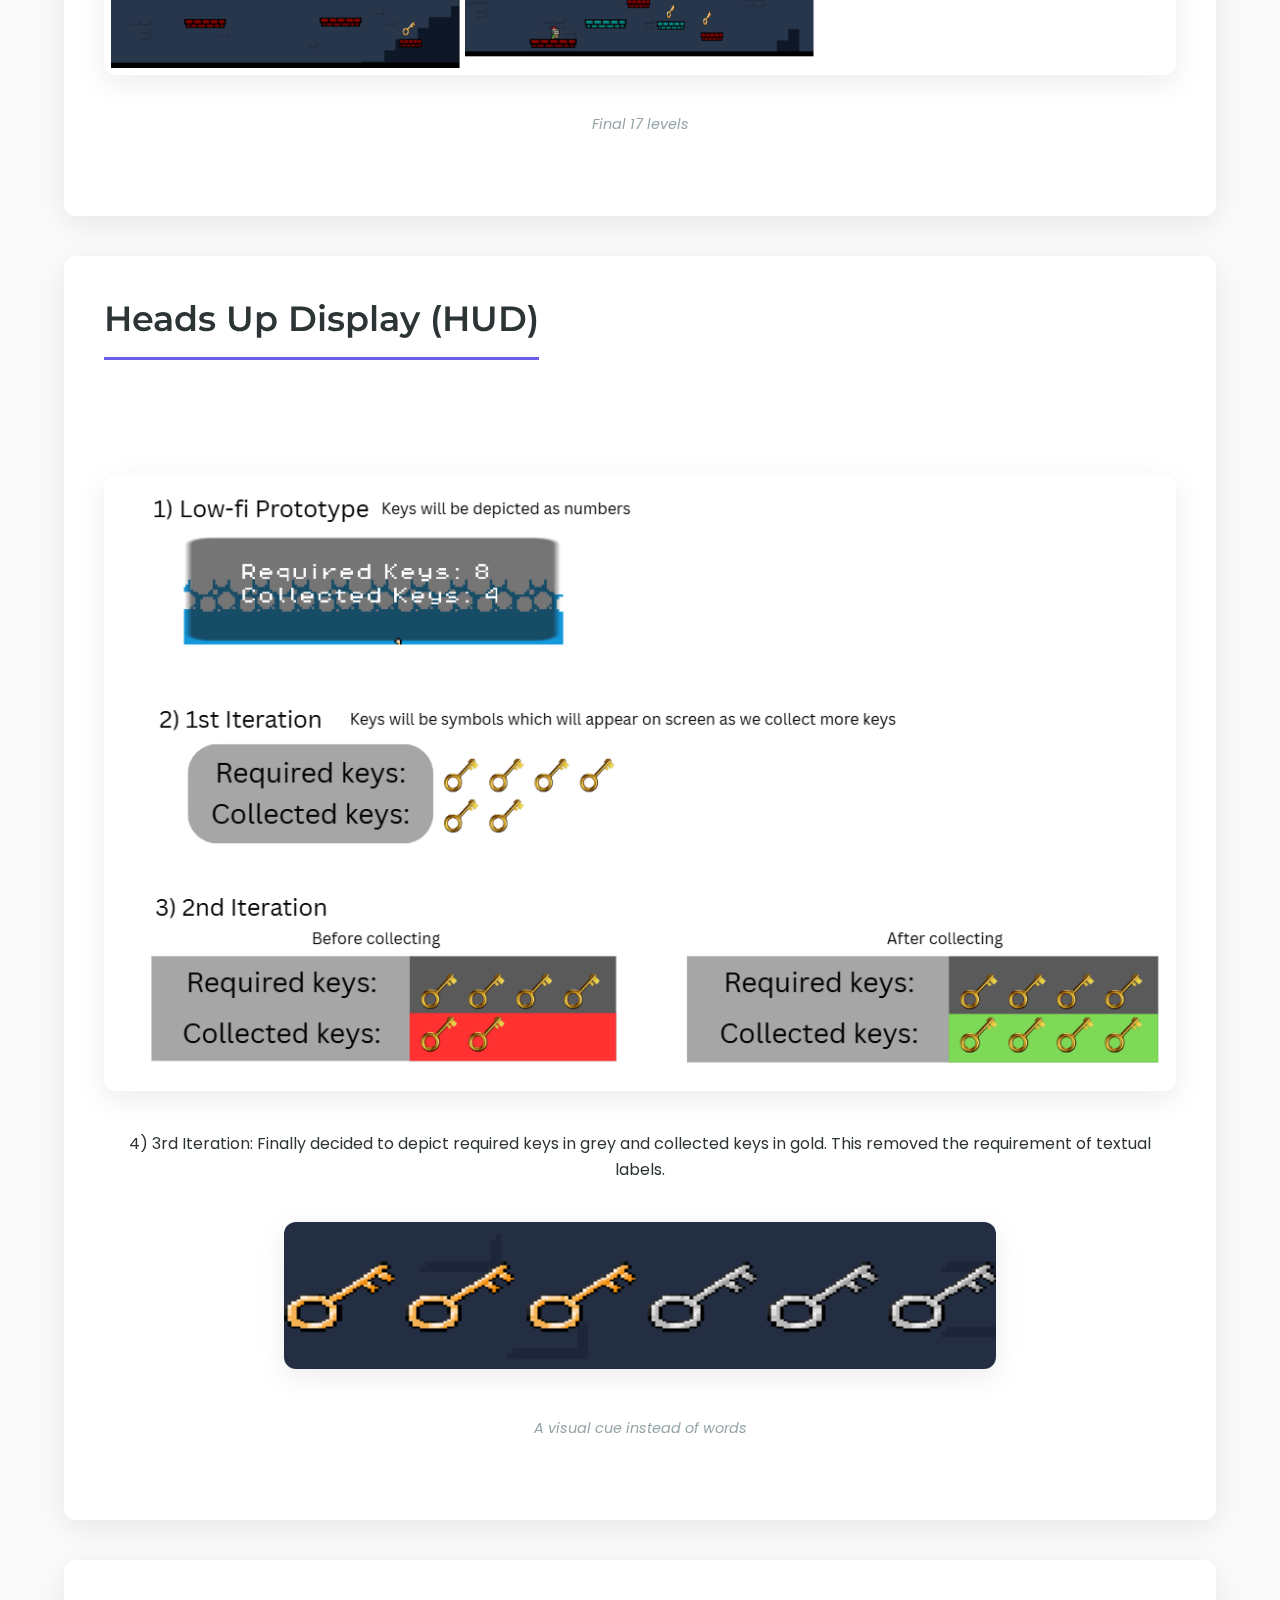
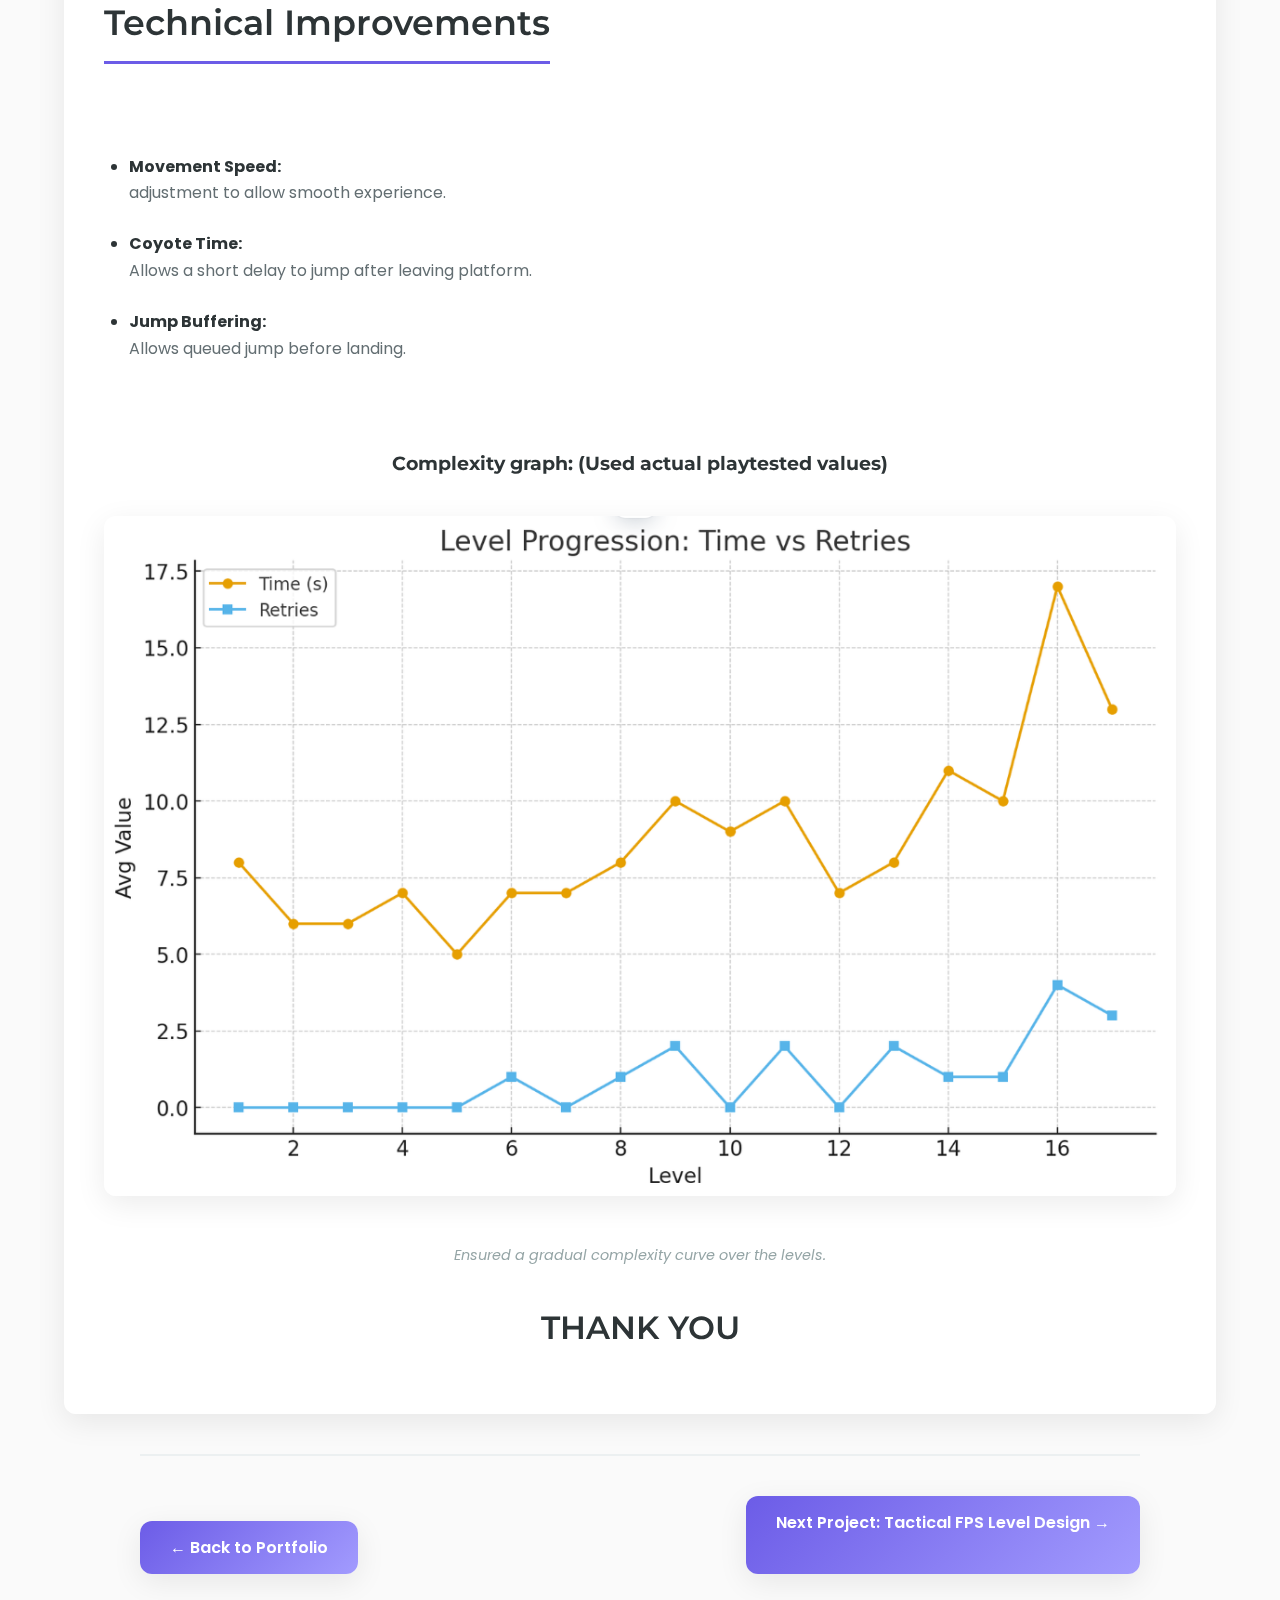
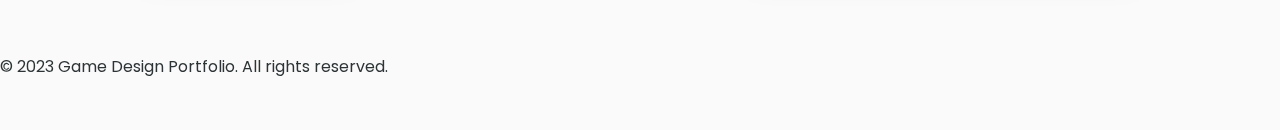
<file: project1.html>
<!DOCTYPE html>
<html lang="en">

<head>
    <meta charset="UTF-8" />
    <meta name="viewport" content="width=device-width, initial-scale=1.0" />
    <title>Fantasy RPG World - Game Design Portfolio</title>
    <link rel="stylesheet" href="css/style.css" />
    <link rel="stylesheet" href="https://cdnjs.cloudflare.com/ajax/libs/font-awesome/6.4.0/css/all.min.css" />
    <link href="https://fonts.googleapis.com/css2?family=Poppins:wght@300;400;500;600;700&family=Montserrat:wght@400;500;600;700&display=swap" rel="stylesheet" />
    <style>
        /* Page Load Animation */
        
         :root {
            --trail-width: 8px;
            --text-primary: #2d3436;
            --text-secondary: #636e72;
            --text-light: #95a5a6;
            --spacing-sm: 15px;
            --spacing-md: 25px;
            --spacing-lg: 40px;
            --border-radius: 12px;
            --shadow-soft: 0 8px 30px rgba(0, 0, 0, 0.08);
            --shadow-medium: 0 15px 40px rgba(0, 0, 0, 0.12);
        }
        /* keep svg positioning the same */
        
        svg.trail {
            position: fixed;
            top: 0;
            left: 0;
            z-index: 1000;
            pointer-events: none;
        }
        /* use the SVG gradient as the stroke */
        
        svg.trail path {
            fill: none;
            stroke: url(#trailGradient);
            /* <- gradient stroke */
            stroke-width: var(--trail-width);
            stroke-linecap: round;
            stroke-linejoin: round;
        }
        /* smooth color transitions for stops */
        
        #trail-stop-1,
        #trail-stop-2,
        #trail-stop-3 {
            transition: stop-color 2s linear;
            /* smooth interpolation between color states */
        }
        /* Canvas for flowing particles */
        
        #flowingCanvas {
            position: fixed;
            top: 0;
            left: 0;
            width: 100%;
            height: 100%;
            pointer-events: none;
            z-index: 0;
        }
        /* This ensures the canvas covers the whole screen and sits behind content */
        
        #trailCanvas {
            position: absolute;
            top: 0;
            left: 0;
            width: 100%;
            height: 100%;
            pointer-events: none;
            /* Allow content interactions */
            z-index: -1;
            /* Keep the canvas behind all content */
        }
        
        body {
            animation: fadeIn 0.6s ease-in-out;
            background-color: #fafafa;
        }
        
        @keyframes fadeIn {
            from {
                opacity: 0;
                transform: translateY(20px);
            }
            to {
                opacity: 1;
                transform: translateY(0);
            }
        }
        
        .project-page {
            padding: 120px 5% 80px;
            animation: slideUp 0.8s ease-out;
            max-width: 1400px;
            margin: 0 auto;
        }
        
        @keyframes slideUp {
            from {
                opacity: 0;
                transform: translateY(40px);
            }
            to {
                opacity: 1;
                transform: translateY(0);
            }
        }
        
        .project-header {
            text-align: center;
            margin-bottom: var(--spacing-lg);
            padding: var(--spacing-lg) 0;
        }
        
        .project-header h1 {
            font-size: 3rem;
            margin-bottom: var(--spacing-sm);
            color: #6c5ce7;
            font-weight: 700;
            letter-spacing: -0.5px;
        }
        
        .project-header p {
            font-size: 1.3rem;
            color: var(--text-secondary);
            max-width: 800px;
            margin: 0 auto;
            line-height: 1.6;
            font-weight: 400;
        }
        /* Project Sections */
        
        .project-section {
            margin-bottom: var(--spacing-lg);
            background: white;
            border-radius: var(--border-radius);
            padding: var(--spacing-lg);
            box-shadow: var(--shadow-soft);
            transition: transform 0.3s ease, box-shadow 0.3s ease;
        }
        
        .project-section:hover {
            transform: translateY(-5px);
            box-shadow: var(--shadow-medium);
        }
        
        .section-title {
            font-size: 2.2rem;
            margin-bottom: var(--spacing-lg);
            color: var(--text-primary);
            font-weight: 600;
            border-bottom: 3px solid #6c5ce7;
            padding-bottom: var(--spacing-sm);
            display: inline-block;
        }
        /* Project Rows */
        
        .project-row {
            display: grid;
            grid-template-columns: 1fr 1fr;
            gap: var(--spacing-lg);
            align-items: center;
            margin-bottom: var(--spacing-lg);
            padding: var(--spacing-md) 0;
        }
        
        .project-row:last-child {
            margin-bottom: 0;
        }
        
        .text-col {
            padding: var(--spacing-md);
        }
        
        .text-col p {
            font-size: 1rem;
            line-height: 1.7;
            margin-bottom: var(--spacing-md);
            color: var(--text-secondary);
        }
        
        .text-col p strong {
            color: var(--text-primary);
            font-weight: 600;
        }
        
        .img-col {
            position: relative;
            overflow: hidden;
            border-radius: var(--border-radius);
            box-shadow: var(--shadow-soft);
            transition: transform 0.3s ease, box-shadow 0.3s ease;
        }
        
        .img-col:hover {
            transform: scale(1.02);
            box-shadow: var(--shadow-medium);
        }
        
        .img-col img {
            width: 100%;
            height: auto;
            display: block;
            transition: transform 0.5s ease;
        }
        
        .img-col:hover img {
            transform: scale(1.05);
        }
        /* Full-width image sections */
        
        .img {
            text-align: center;
            margin: var(--spacing-lg) 0;
        }
        
        .img img {
            max-width: 100%;
            height: auto;
            border-radius: var(--border-radius);
            box-shadow: var(--shadow-soft);
            margin: var(--spacing-sm) 0;
            transition: transform 0.3s ease;
        }
        
        .img img:hover {
            transform: scale(1.02);
        }
        
        .project-content {
            max-width: 1000px;
            margin: 0 auto;
        }
        
        .project-content h2 {
            font-size: 1.8rem;
            margin: 40px 0 15px;
            color: #2d3436;
        }
        
        .project-content h2:first-child {
            margin-top: 0;
        }
        
        .project-content p {
            font-size: 1.1rem;
            line-height: 1.7;
            margin-bottom: 20px;
            color: #636e72;
        }
        
        .project-content ul {
            margin-bottom: 25px;
        }
        
        .project-content li {
            font-size: 1.1rem;
            line-height: 1.7;
            margin-bottom: 10px;
            color: #636e72;
        }
        
        .project-nav {
            display: flex;
            justify-content: space-between;
            max-width: 1000px;
            margin: 60px auto 0;
            padding-top: 30px;
            border-top: 1px solid #dfe6e9;
        }
        
        .project-nav a {
            display: inline-block;
            padding: 12px 25px;
            background-color: #6c5ce7;
            color: white;
            text-decoration: none;
            border-radius: 5px;
            font-weight: 500;
            transition: all 0.3s ease;
        }
        
        .project-nav a:hover {
            background-color: #5649c0;
            transform: translateY(-3px);
        }
        
        .back-to-home {
            display: inline-block;
            margin-top: 20px;
            color: #6c5ce7;
            text-decoration: none;
            font-weight: 500;
        }
        
        .back-to-home:hover {
            text-decoration: underline;
        }
        /* Video Section */
        
        .video-section {
            max-width: 1000px;
            margin: var(--spacing-lg) auto;
            animation: fadeInUp 1s ease-out 0.3s backwards;
        }
        
        @keyframes fadeInUp {
            from {
                opacity: 0;
                transform: translateY(30px);
            }
            to {
                opacity: 1;
                transform: translateY(0);
            }
        }
        
        .video-container {
            position: relative;
            padding-bottom: 56.25%;
            height: 0;
            overflow: hidden;
            border-radius: var(--border-radius);
            box-shadow: var(--shadow-medium);
            margin-bottom: var(--spacing-md);
        }
        
        .video-container iframe {
            position: absolute;
            top: 0;
            left: 0;
            width: 100%;
            height: 100%;
            border: none;
            border-radius: var(--border-radius);
        }
        
        .video-caption {
            text-align: center;
            color: var(--text-light);
            font-size: 0.9rem;
            font-style: italic;
            margin-top: var(--spacing-sm);
        }
        /* Staggered content animation */
        
        .project-content {
            max-width: 1000px;
            margin: 0 auto;
        }
        
        .project-content>* {
            animation: fadeInUp 0.8s ease-out backwards;
        }
        
        .project-content>*:nth-child(1) {
            animation-delay: 0.4s;
        }
        
        .project-content>*:nth-child(2) {
            animation-delay: 0.5s;
        }
        
        .project-content>*:nth-child(3) {
            animation-delay: 0.6s;
        }
        
        .project-content>*:nth-child(4) {
            animation-delay: 0.7s;
        }
        
        .project-content>*:nth-child(5) {
            animation-delay: 0.8s;
        }
        
        .project-content>*:nth-child(6) {
            animation-delay: 0.9s;
        }
        
        .project-content>*:nth-child(7) {
            animation-delay: 1s;
        }
        
        .project-content>*:nth-child(8) {
            animation-delay: 1.1s;
        }
        /* Navigation */
        
        .project-nav {
            display: flex;
            justify-content: space-between;
            max-width: 1000px;
            margin: var(--spacing-lg) auto 0;
            padding-top: var(--spacing-lg);
            border-top: 2px solid #ecf0f1;
        }
        
        .project-nav a {
            display: inline-block;
            padding: 14px 30px;
            background: linear-gradient(135deg, #6c5ce7, #a29bfe);
            color: white;
            text-decoration: none;
            border-radius: var(--border-radius);
            font-weight: 600;
            transition: all 0.3s ease;
            box-shadow: var(--shadow-soft);
        }
        
        .project-nav a:hover {
            transform: translateY(-3px);
            box-shadow: var(--shadow-medium);
        }
        
        .back-to-home {
            display: inline-block;
            margin-top: var(--spacing-md);
            color: #6c5ce7;
            text-decoration: none;
            font-weight: 500;
            transition: color 0.3s ease;
        }
        
        .back-to-home:hover {
            color: #5649c0;
            text-decoration: underline;
        }
        /* Center aligned content */
        
        center {
            text-align: center;
            margin: var(--spacing-md) 0;
        }
        /* Text enhancements */
        
        h2 {
            font-size: 2rem;
            margin: var(--spacing-lg) 0 var(--spacing-md) 0;
            color: var(--text-primary);
            font-weight: 600;
        }
        
        h2:first-child {
            margin-top: 0;
        }
        /* Responsive adjustments */
        
        @media (max-width: 968px) {
            .project-row {
                grid-template-columns: 1fr;
                gap: var(--spacing-md);
            }
            .img-col {
                order: -1;
            }
            .project-header h1 {
                font-size: 2.5rem;
            }
            .section-title {
                font-size: 1.8rem;
            }
            .text-col p {
                font-size: 0.95rem;
            }
        }
        
        @media (max-width: 768px) {
            .project-page {
                padding: 100px 3% 60px;
            }
            .project-section {
                padding: var(--spacing-md);
            }
            .project-nav {
                flex-direction: column;
                gap: var(--spacing-sm);
                align-items: center;
            }
            .project-nav a {
                width: 100%;
                text-align: center;
            }
        }
    </style>
</head>

<body>
    <!-- Canvas for flowing 3D particles -->
    <canvas id="flowingCanvas"></canvas>
    <!-- This is the canvas that will display the cursor trail -->
    <canvas id="trailCanvas"></canvas>
    <!-- Navigation -->
    <nav class="navbar">
        <div class="container">
            <div class="logo">
                <a href="index.html#home">GD<span>Portfolio</span></a>
            </div>
            <ul class="nav-links">
                <li><a href="index.html#home">Home</a></li>
                <li><a href="index.html#projects">Projects</a></li>
                <li><a href="index.html#skills">Skills</a></li>
                <li><a href="index.html#about">About</a></li>
                <li><a href="index.html#contact">Contact</a></li>
            </ul>
            <div class="hamburger">
                <span class="bar"></span>
                <span class="bar"></span>
                <span class="bar"></span>
            </div>
        </div>
    </nav>

    <main class="project-page">
        <div class="project-header">
            <h1>Crumbling Skyways</h1>
            <p>
                A minimalist puzzle-platformer where every movement is irreversible - unless you earn the power to undo it.
            </p>
        </div>

        <!-- YouTube Video Embed -->
        <div class="video-section">
            <div class="video-container">
                <iframe src="https://www.youtube.com/watch?v=TM--QmDczN8" title="Fantasy RPG World Design - Project Showcase" allow="accelerometer; autoplay; clipboard-write; encrypted-media; gyroscope; picture-in-picture" allowfullscreen>
          </iframe>
            </div>
            <p class="video-caption">
                Project Showcase Video - Watch the full walkthrough
            </p>
        </div>

        <section class="project-section">
            <h2 class="section-title">Overview</h2>

            <!-- Row 1: Text Left, Image Right -->
            <div class="project-row">
                <div class="text-col">
                    <p><strong>Title:</strong> Crumbling Skyways</p>
                    <p><strong>Engine:</strong> Godot</p>
                    <p><strong>Time to design and develop:</strong> 2 weeks</p>
                    <p><strong>Genre:</strong> 2D Puzzle Platformer</p>
                    <p><strong>Controls:</strong> A/D → Movement, W → Jump</p>
                    <p>
                        <strong>One line description:</strong> A minimalist puzzle-platformer where every movement is irreversible — unless you earn the power to undo it.
                    </p>
                </div>
                <div class="img-col">
                    <img src="images/proj1/core_loop1.png" alt="Crumbling Skyways Overview" />
                </div>
            </div>

            <!-- Row 2: Image Left, Text Right -->
            <div class="project-row">
                <div class="img-col">
                    <img src="images/proj1/restore_mode.gif" alt="Gameplay Overview" />
                </div>
                <div class="text-col">
                    <p>
                        <strong>Core Mechanic:</strong> Players must strategically restore platforms by spending keys, to make path and reach the door.
                    </p>
                    <p>
                        <strong>Simple goal, deep strategy:</strong> Just get the key and reach the door—but the way is not so simple.
                    </p>
                    <p>
                        <strong>Restore mechanic:</strong> Breaking platforms forces players to make conscious, permanent choices.
                    </p>
                    <p>
                        <strong>Puzzle-driven progression: </strong> Levels teach movement and planning through clever placement and misdirection.
                    </p>
                </div>
            </div>
        </section>

        <!-- Mechanic Exploration Section -->
        <section class="project-section">
            <h2 class="section-title">Mechanic Exploration</h2>

            <!-- Row 1 -->
            <div class="project-row">
                <div class="img-col">
                    <img src="images/proj1/mech_explor.png" alt="Mechanic Exploration" />
                    <p class="video-caption">
                        The Mechanic exploration table (Read as: From left to right with respect to time.)
                    </p>

                </div>
                <div class="text-col">
                    <p>
                        <h3><strong>Design goal:</strong></h3>
                    </p>
                    <p>
                        <ul style="list-style-type:disc;">
                            <li><b>To give the player a feeling of “Missed by an inch”. To make each move count and feel worthy.</b></li>
                            <li><b>Having a knack for both action and puzzle, I decided to create a game that tests both: motor skills and logical thinking.</b></li>
                        </ul>
                    </p>
                    <p>
                        Using this exploration matrix, I analyzed mechanic interactions to determine optimal combinations that challenge players while maintaining fair, engaging gameplay.
                    </p>

                </div>
            </div>
        </section>

        <!-- Level Design Section -->
        <section class="project-section">
            <h2 class="section-title">Level Design</h2>

            <!-- Row 1 -->
            <div class="project-row">
                <div class="text-col">
                    <p>
                        <h3><strong>Red Herring</strong></h3>
                    </p>

                    <p>
                        <ul style="list-style-type:disc;">
                            <li><b><u>Platforms and Jumps:</u></b></li>
                        </ul>

                    </p>
                    <p>
                        Platforms serve a dual purpose: visually guiding the player while creating deliberate risk. By placing them at the edge of the player's perceived jump range, I engineered "missed by an inch" moments that heighten tension and reinforce careful movement.
                    </p>
                </div>
                <div class="img-col">
                    <img src="images/proj1/percieved_jump.gif" alt="Level Design" />
                </div>
            </div>

            <!-- Row 2 -->
            <div class="project-row">
                <div class="img-col">
                    <img src="images/proj1/key_distract.gif" alt="Mechanic Use Case" />
                </div>
                <div class="text-col">
                    <p>
                        <h3><strong>Red Herring</strong></h3>
                    </p>

                    <p>
                        <ul style="list-style-type:disc;">
                            <li><b><u>Keys:</u></b></li>
                        </ul>

                    </p>
                    <p>
                        The key mechanic introduces a strategic dilemma: use them to unlock the exit or to rebuild your path. This dual purpose exploits the player's tendency to hoard resources, creating compelling risk/reward scenarios through careful placement.</p>
                </div>
            </div>

            <h2>Level Chart</h2>
            <div class="img-col">
                <img src="images/proj1/level_chart.png" alt="Level Design" />
            </div>

            <!-- Row 1 -->

            <div class="text-col">
                <p>
                    <h3><strong>Structured Learning Through Level Design</strong></h3>
                </p>
                <p>Levels were grouped into focused sets that systematically introduce and test core mechanics, creating a seamless teach-practice-master loop without tutorials.</p>

                <p>
                    <ul style="list-style-type:disc;">
                        <li><b>Levels 1-5:</b></li>
                        <p>Foundation - Movement, jumping & falling platforms</p>
                        <li><b>Levels 6-8:</b></li>
                        <p>Teaching Core Mechanic of platform restoration & resource management</p>
                        <li><b>Level 9:</b></li>
                        <p>Bonus level for pressure release & fun</p>
                        <li><b>Levels 10-17:</b></li>
                        <p>Complex puzzles combining all mechanics</p>
                    </ul>
                </p>
                <p>This progression ensures gradual complexity, maintains player flow, and validates learning through applied challenges.</p>
            </div>






            <!-- Row 3 -->
            <!-- YouTube Video Embed -->
            <div class="img">
                <img src="images/proj1/levels1.png" alt="Mechanic Use Case" />


                <img src="images/proj1/evels2.png" alt="Mechanic Use Case" />


                <img src="images/proj1/levels3.png" alt="Mechanic Use Case" />

                <p class="video-caption">Final 17 levels</p>
            </div>
            </div>

        </section>
        <section class="project-section">
            <h2 class="section-title">Heads Up Display (HUD)</h2>

            <!-- Row 1 -->

            <div class="text-col">
                <p><strong></strong></p>


            </div>
            <div class="img-col">
                <img src="images/proj1/hud.png" alt="Level Design" />
            </div>
            </div>
            <div class="img">
                <p>
                    4) 3rd Iteration: Finally decided to depict required keys in grey and collected keys in gold. This removed the requirement of textual labels.
                </p>
                <center><img src="images/proj1/hud2.png" alt="Mechanic Use Case" /></center>

                <p class="video-caption">A visual cue instead of words </p>





        </section>
        <section class="project-section">
            <h2 class="section-title">Technical Improvements</h2>

            <div class="text-col">
                <p><strong></strong></p>

                <ul style="list-style-type:disc;">
                    <li><b>Movement Speed:</b></li>
                    <p>adjustment to allow smooth experience. </p>
                    <li><b>Coyote Time:</b></li>
                    <p>Allows a short delay to jump after leaving platform.</p>
                    <li><b>Jump Buffering:</b></li>
                    <p>Allows queued jump before landing.</p>

                </ul>


            </div>



            <div class="img">
                <h3>
                    Complexity graph: (Used actual playtested values)
                </h3>
                <center><img src="images/proj1/graph.png" alt="Mechanic Use Case" /></center>

                <p class="video-caption"> Ensured a gradual complexity curve over the levels.</p>
            </div>



            <center>
                <h2>
                    THANK YOU
                </h2>
            </center>

        </section>

        <div class="project-nav">
            <a href="index.html" class="back-to-home">← Back to Portfolio</a>
            <a href="project2.html">Next Project: Tactical FPS Level Design →</a>
        </div>
    </main>

    <footer>
        <div class="footer-content">
            <p>&copy; 2023 Game Design Portfolio. All rights reserved.</p>
        </div>
    </footer>

    <script src="js/script.js"></script>
    <svg class="trail">
  <defs>
    <linearGradient id="trailGradient" x1="0%" y1="0%" x2="100%" y2="0%">
      <stop offset="0%" stop-color="#ff99cc" />
      <stop offset="50%" stop-color="#99ccff" />
      <stop offset="100%" stop-color="#ccff99" />
    </linearGradient>
  </defs>
  <path></path>
</svg>

    <script>
        const svg = document.querySelector('svg.trail');
        const path = svg.querySelector('path');
        // const gradient = document.querySelector('#trailGradient');

        let points = [];
        let segments = 35;
        let mouse = {
            x: 0,
            y: 0
        };

        const move = (event) => {
            const x = event.clientX;
            const y = event.clientY;
            mouse.x = x;
            mouse.y = y;

            if (points.length === 0) {
                for (let i = 0; i < segments; i++) points.push({
                    x,
                    y
                });
            }
        };

        const anim = () => {
                let px = mouse.x;
                let py = mouse.y;

                points.forEach((p, index) => {
                    p.x = px;
                    p.y = py;

                    let n = points[index + 1];
                    if (n) {
                        px = px - (p.x - n.x) * 0.6;
                        py = py - (p.y - n.y) * 0.6;
                    }
                });
                const d = `M ${points.map((p) => `${p.x} ${p.y}`).join(' L ')}0`;
  path.setAttribute('d', d);
  //path.setAttribute('d', `M ${points.map((p) => `${p.x} ${p.y}`).join(' L ')}`);
  requestAnimationFrame(anim);
};

const resize = () => {
  const ww = window.innerWidth;
  const wh = window.innerHeight;
  svg.style.width = ww + 'px';
  svg.style.height = wh + 'px';
  svg.setAttribute('viewBox', `0 0 ${ww} ${wh}`);
};

// 🌈 Gradient color shifting
const gradient = document.querySelector('#trailGradient');
const colors = [
  ['#ff99cc', '#99ccff', '#ccff99'],
  ['#ffaaff', '#aaffcc', '#aaccff'],
  ['#ffcc99', '#cc99ff', '#99ffcc'],
  ['#ffc0cb', '#87cefa', '#e0ffff']
];
let colorIndex = 0;

function shiftGradient() {
  const [c1, c2, c3] = colors[colorIndex];
  gradient.children[0].setAttribute('stop-color', c1);
  gradient.children[1].setAttribute('stop-color', c2);
  gradient.children[2].setAttribute('stop-color', c3);
  colorIndex = (colorIndex + 1) % colors.length;
}
setInterval(shiftGradient, 3000); // change every 3s

document.addEventListener('mousemove', move);
window.addEventListener('resize', resize);
anim();
resize();
    </script>

</body>

</html>
</file>
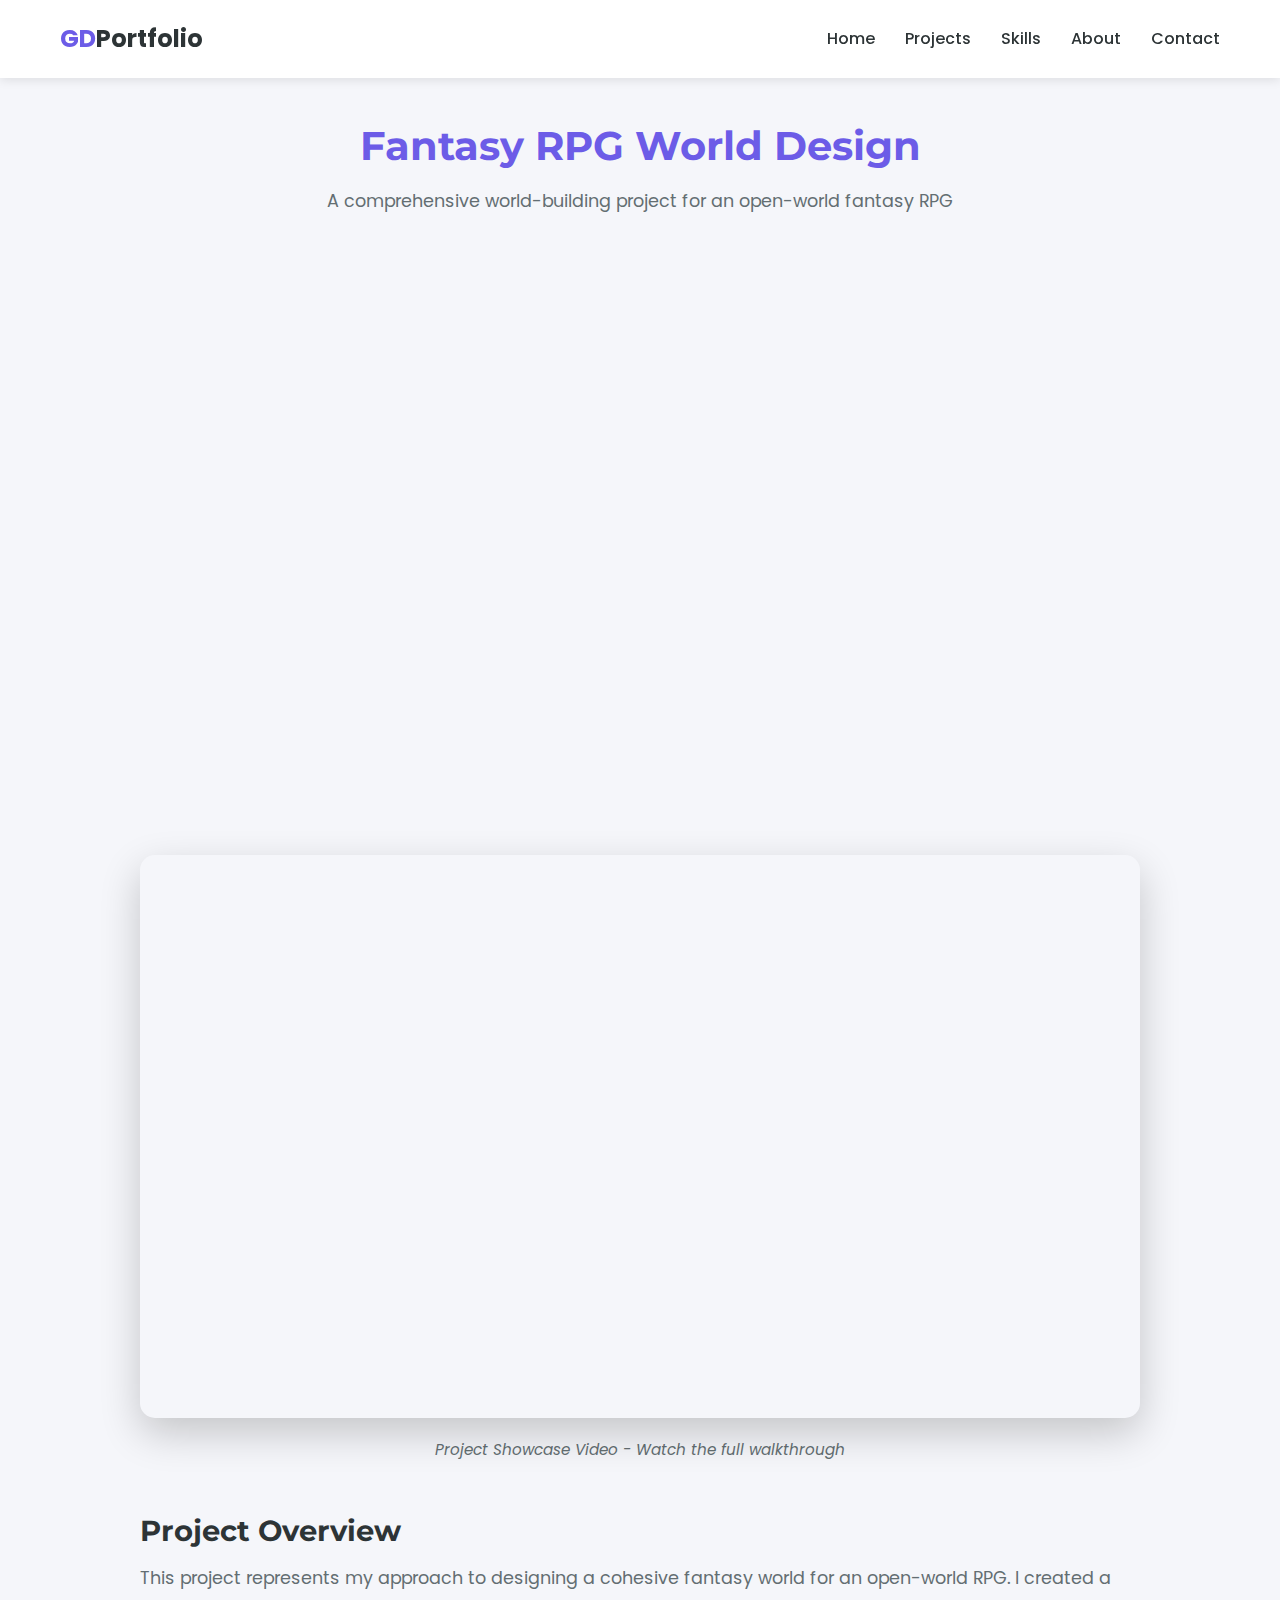
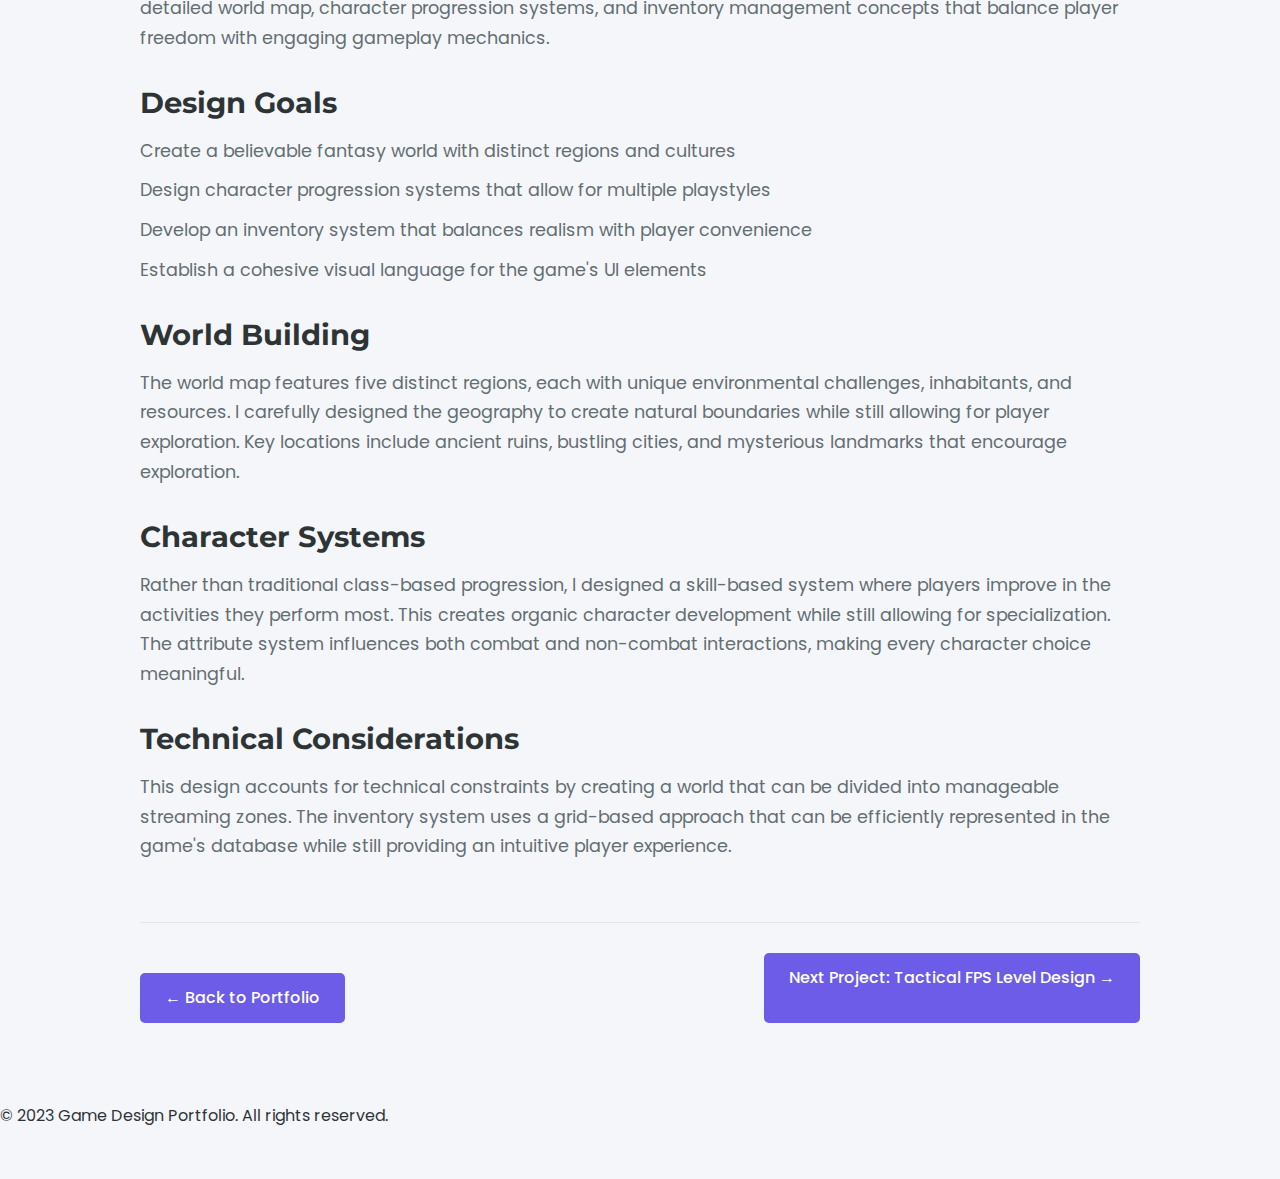
<file: project1_backup.html>
<!DOCTYPE html>
<html lang="en">
<head>
    <meta charset="UTF-8">
    <meta name="viewport" content="width=device-width, initial-scale=1.0">
    <title>Fantasy RPG World - Game Design Portfolio</title>
    <link rel="stylesheet" href="css/style.css">
    <link rel="stylesheet" href="https://cdnjs.cloudflare.com/ajax/libs/font-awesome/6.4.0/css/all.min.css">
    <link href="https://fonts.googleapis.com/css2?family=Poppins:wght@300;400;500;600;700&family=Montserrat:wght@400;500;600;700&display=swap" rel="stylesheet">
    <style>
        /* Page Load Animation */
        body {
            animation: fadeIn 0.6s ease-in-out;
        }

        @keyframes fadeIn {
            from {
                opacity: 0;
                transform: translateY(20px);
            }
            to {
                opacity: 1;
                transform: translateY(0);
            }
        }

        .project-page {
            padding: 120px 5% 80px;
            animation: slideUp 0.8s ease-out;
        }

        @keyframes slideUp {
            from {
                opacity: 0;
                transform: translateY(40px);
            }
            to {
                opacity: 1;
                transform: translateY(0);
            }
        }
        .project-header {
            text-align: center;
            margin-bottom: 40px;
        }
        .project-header h1 {
            font-size: 2.5rem;
            margin-bottom: 15px;
            color: #6c5ce7;
        }
        .project-header p {
            font-size: 1.1rem;
            color: #636e72;
            max-width: 800px;
            margin: 0 auto;
        }
        .project-image {
            width: 100%;
            max-width: 1000px;
            margin: 0 auto 50px;
            display: block;
            border-radius: 10px;
            box-shadow: 0 10px 30px rgba(0,0,0,0.1);
        }
        .project-content {
            max-width: 1000px;
            margin: 0 auto;
        }
        .project-content h2 {
            font-size: 1.8rem;
            margin: 30px 0 15px;
            color: #2d3436;
        }
        .project-content p {
            font-size: 1.1rem;
            line-height: 1.7;
            margin-bottom: 20px;
            color: #636e72;
        }
        .project-content ul {
            margin-bottom: 30px;
        }
        .project-content li {
            font-size: 1.1rem;
            line-height: 1.7;
            margin-bottom: 10px;
            color: #636e72;
        }
        .project-nav {
            display: flex;
            justify-content: space-between;
            max-width: 1000px;
            margin: 60px auto 0;
            padding-top: 30px;
            border-top: 1px solid #dfe6e9;
        }
        .project-nav a {
            display: inline-block;
            padding: 12px 25px;
            background-color: #6c5ce7;
            color: white;
            text-decoration: none;
            border-radius: 5px;
            font-weight: 500;
            transition: all 0.3s ease;
        }
        .project-nav a:hover {
            background-color: #5649c0;
            transform: translateY(-3px);
        }
        .back-to-home {
            display: inline-block;
            margin-top: 20px;
            color: #6c5ce7;
            text-decoration: none;
            font-weight: 500;
        }
        .back-to-home:hover {
            text-decoration: underline;
        }

        /* YouTube Video Embed Styling */
        .video-section {
            max-width: 1000px;
            margin: 50px auto;
            animation: fadeInUp 1s ease-out 0.3s backwards;
        }

        @keyframes fadeInUp {
            from {
                opacity: 0;
                transform: translateY(30px);
            }
            to {
                opacity: 1;
                transform: translateY(0);
            }
        }

        .video-container {
            position: relative;
            padding-bottom: 56.25%; /* 16:9 Aspect Ratio */
            height: 0;
            overflow: hidden;
            border-radius: 15px;
            box-shadow: 0 15px 40px rgba(0, 0, 0, 0.2);
            margin-bottom: 20px;
        }

        .video-container iframe {
            position: absolute;
            top: 0;
            left: 0;
            width: 100%;
            height: 100%;
            border: none;
        }

        .video-caption {
            text-align: center;
            color: #636e72;
            font-size: 0.95rem;
            font-style: italic;
            margin-top: 15px;
        }

        /* Staggered content animation */
        .project-content {
            max-width: 1000px;
            margin: 0 auto;
        }

        .project-content > * {
            animation: fadeInUp 0.8s ease-out backwards;
        }

        .project-content > *:nth-child(1) { animation-delay: 0.4s; }
        .project-content > *:nth-child(2) { animation-delay: 0.5s; }
        .project-content > *:nth-child(3) { animation-delay: 0.6s; }
        .project-content > *:nth-child(4) { animation-delay: 0.7s; }
        .project-content > *:nth-child(5) { animation-delay: 0.8s; }
        .project-content > *:nth-child(6) { animation-delay: 0.9s; }
        .project-content > *:nth-child(7) { animation-delay: 1s; }
        .project-content > *:nth-child(8) { animation-delay: 1.1s; }
    </style>
</head>
<body>
    <!-- Navigation -->
    <nav class="navbar">
        <div class="container">
            <div class="logo">
                <a href="index.html#home">GD<span>Portfolio</span></a>
            </div>
            <ul class="nav-links">
                <li><a href="index.html#home">Home</a></li>
                <li><a href="index.html#projects">Projects</a></li>
                <li><a href="index.html#skills">Skills</a></li>
                <li><a href="index.html#about">About</a></li>
                <li><a href="index.html#contact">Contact</a></li>
            </ul>
            <div class="hamburger">
                <span class="bar"></span>
                <span class="bar"></span>
                <span class="bar"></span>
            </div>
        </div>
    </nav>

    <main class="project-page">
        <div class="project-header">
            <h1>Fantasy RPG World Design</h1>
            <p>A comprehensive world-building project for an open-world fantasy RPG</p>
        </div>

        <img src="images/project1.svg" alt="Fantasy RPG World Design" class="project-image">

        <!-- YouTube Video Embed -->
        <div class="video-section">
            <div class="video-container">
                <iframe
                    src="https://www.youtube.com/embed/dQw4w9WgXcQ"
                    title="Fantasy RPG World Design - Project Showcase"
                    allow="accelerometer; autoplay; clipboard-write; encrypted-media; gyroscope; picture-in-picture"
                    allowfullscreen>
                </iframe>
            </div>
            <p class="video-caption">Project Showcase Video - Watch the full walkthrough</p>
        </div>

        <div class="project-content">
            <h2>Project Overview</h2>
            <p>This project represents my approach to designing a cohesive fantasy world for an open-world RPG. I created a detailed world map, character progression systems, and inventory management concepts that balance player freedom with engaging gameplay mechanics.</p>

            <h2>Design Goals</h2>
            <ul>
                <li>Create a believable fantasy world with distinct regions and cultures</li>
                <li>Design character progression systems that allow for multiple playstyles</li>
                <li>Develop an inventory system that balances realism with player convenience</li>
                <li>Establish a cohesive visual language for the game's UI elements</li>
            </ul>

            <h2>World Building</h2>
            <p>The world map features five distinct regions, each with unique environmental challenges, inhabitants, and resources. I carefully designed the geography to create natural boundaries while still allowing for player exploration. Key locations include ancient ruins, bustling cities, and mysterious landmarks that encourage exploration.</p>

            <h2>Character Systems</h2>
            <p>Rather than traditional class-based progression, I designed a skill-based system where players improve in the activities they perform most. This creates organic character development while still allowing for specialization. The attribute system influences both combat and non-combat interactions, making every character choice meaningful.</p>

            <h2>Technical Considerations</h2>
            <p>This design accounts for technical constraints by creating a world that can be divided into manageable streaming zones. The inventory system uses a grid-based approach that can be efficiently represented in the game's database while still providing an intuitive player experience.</p>
        </div>

        <div class="project-nav">
            <a href="index.html" class="back-to-home">← Back to Portfolio</a>
            <a href="project2.html">Next Project: Tactical FPS Level Design →</a>
        </div>
    </main>

    <footer>
        <div class="footer-content">
            <p>&copy; 2023 Game Design Portfolio. All rights reserved.</p>
        </div>
    </footer>

    <script src="js/script.js"></script>
</body>
</html>
</file>
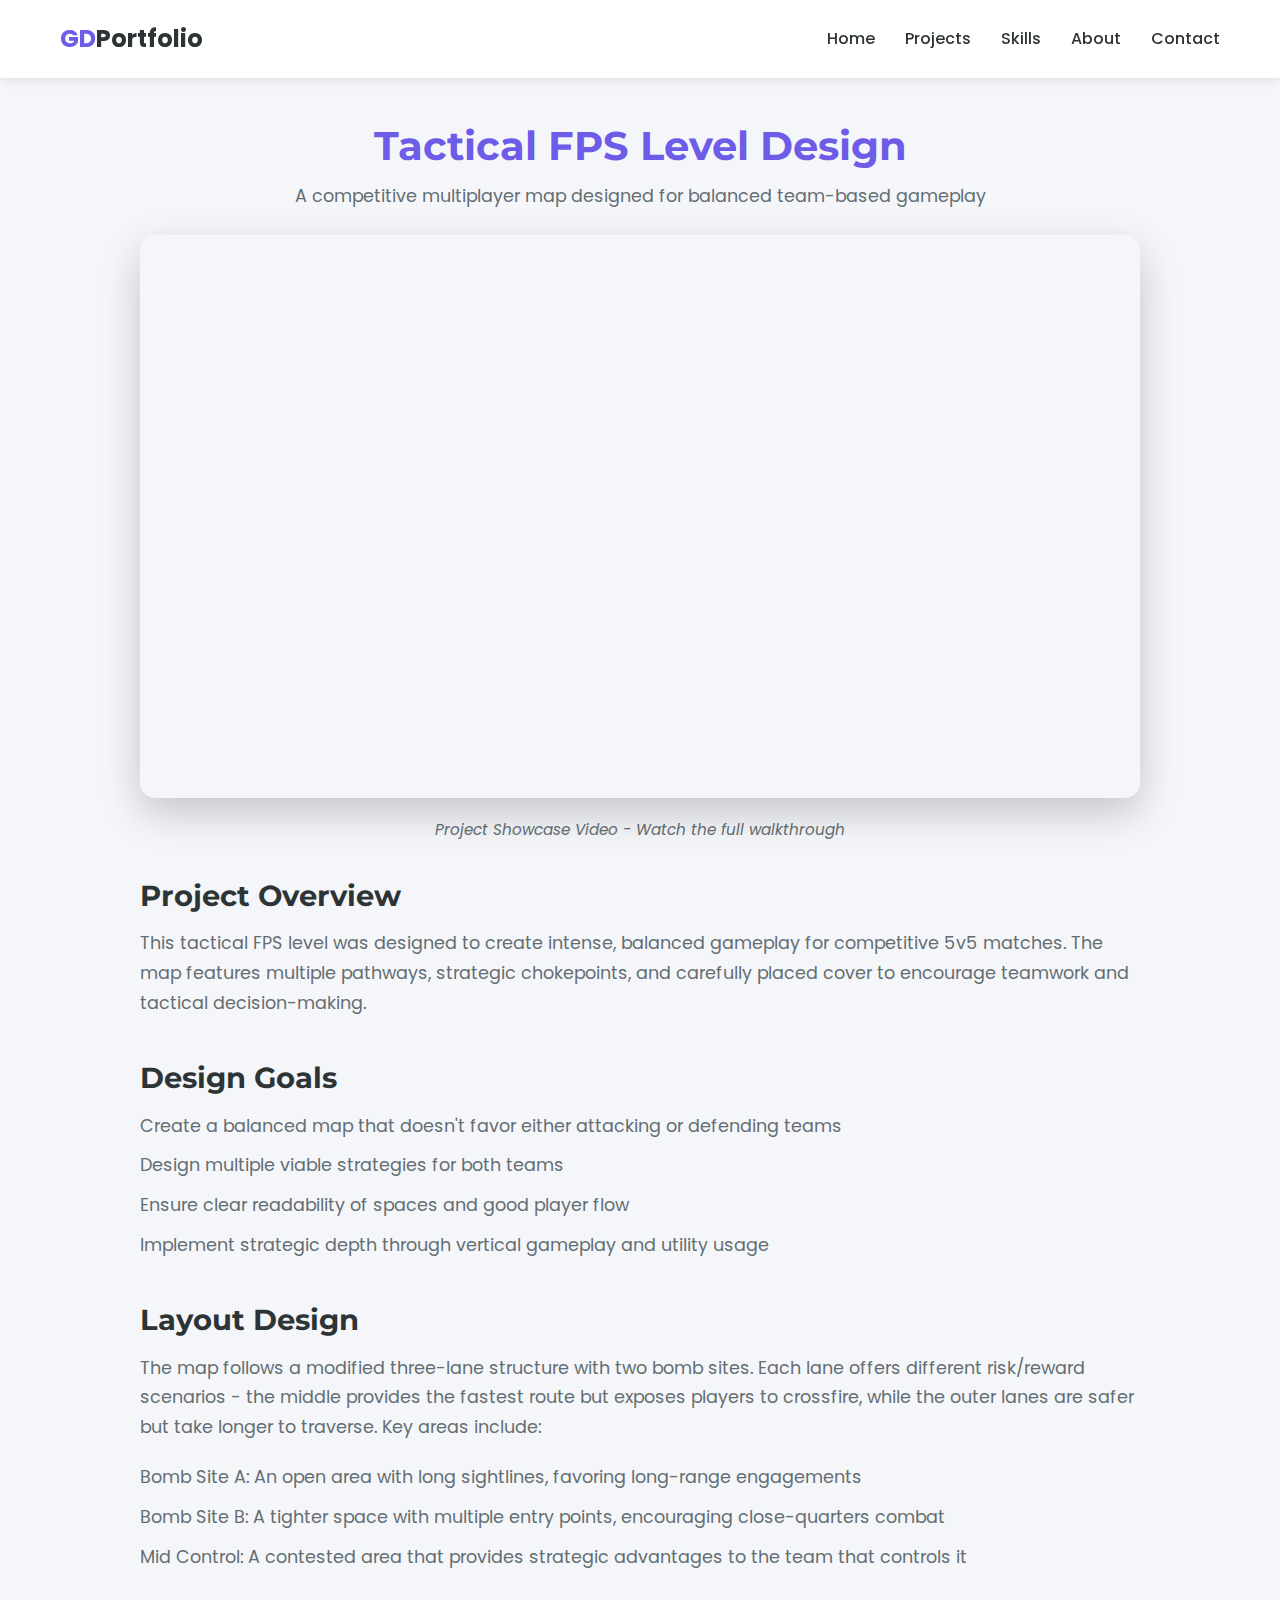
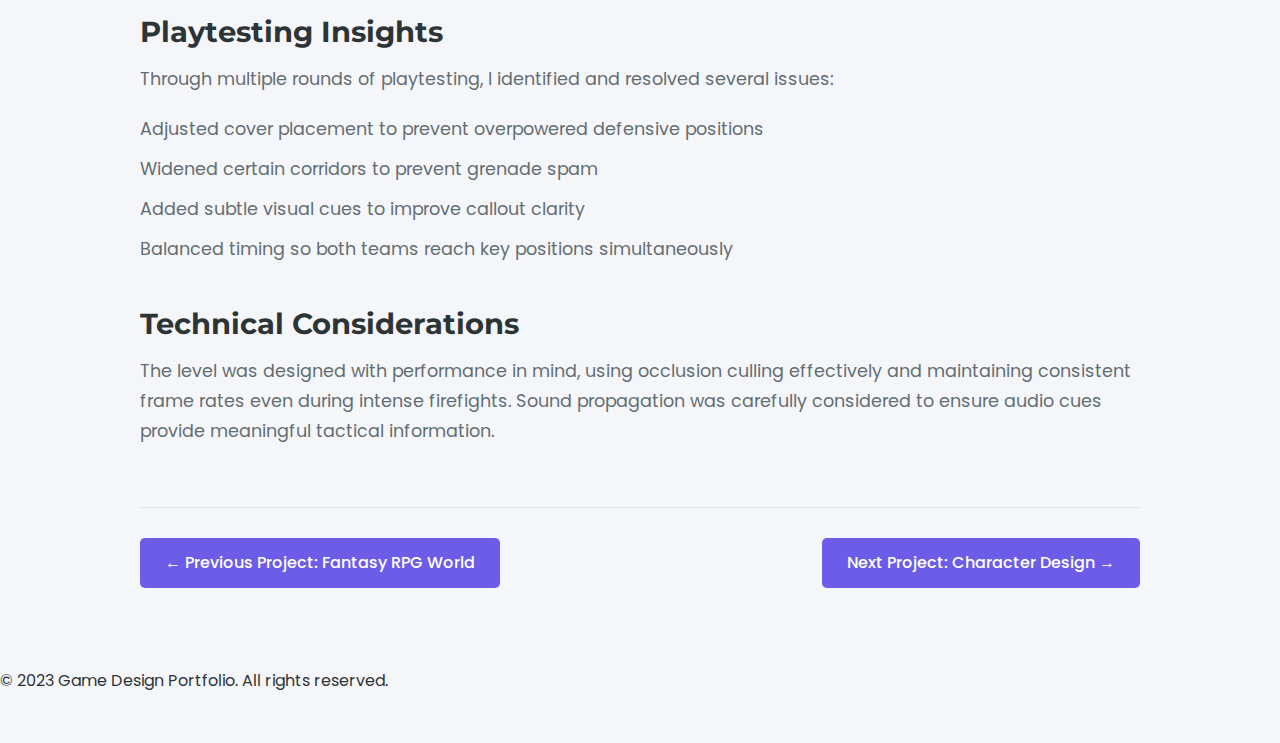
<file: project2.html>
<!DOCTYPE html>
<html lang="en">
<head>
    <meta charset="UTF-8">
    <meta name="viewport" content="width=device-width, initial-scale=1.0">
    <title>Tactical FPS Level Design - Game Design Portfolio</title>
    <link rel="stylesheet" href="css/style.css">
    <link rel="stylesheet" href="https://cdnjs.cloudflare.com/ajax/libs/font-awesome/6.4.0/css/all.min.css">
    <link href="https://fonts.googleapis.com/css2?family=Poppins:wght@300;400;500;600;700&family=Montserrat:wght@400;500;600;700&display=swap" rel="stylesheet">
    <style>
        /* Page Load Animation */
        body {
            animation: fadeIn 0.6s ease-in-out;
        }

        @keyframes fadeIn {
            from {
                opacity: 0;
                transform: translateY(20px);
            }
            to {
                opacity: 1;
                transform: translateY(0);
            }
        }

        .project-page {
            padding: 120px 5% 80px;
            animation: slideUp 0.8s ease-out;
        }

        @keyframes slideUp {
            from {
                opacity: 0;
                transform: translateY(40px);
            }
            to {
                opacity: 1;
                transform: translateY(0);
            }
        }
        .project-header {
            text-align: center;
            margin-bottom: 25px;
        }
        .project-header h1 {
            font-size: 2.5rem;
            margin-bottom: 10px;
            color: #6c5ce7;
        }
        .project-header p {
            font-size: 1.1rem;
            color: #636e72;
            max-width: 800px;
            margin: 0 auto;
        }
        .project-content {
            max-width: 1000px;
            margin: 0 auto;
        }
        .project-content h2 {
            font-size: 1.8rem;
            margin: 40px 0 15px;
            color: #2d3436;
        }

        .project-content h2:first-child {
            margin-top: 0;
        }

        .project-content p {
            font-size: 1.1rem;
            line-height: 1.7;
            margin-bottom: 20px;
            color: #636e72;
        }
        .project-content ul {
            margin-bottom: 25px;
        }
        .project-content li {
            font-size: 1.1rem;
            line-height: 1.7;
            margin-bottom: 10px;
            color: #636e72;
        }
        .project-nav {
            display: flex;
            justify-content: space-between;
            max-width: 1000px;
            margin: 60px auto 0;
            padding-top: 30px;
            border-top: 1px solid #dfe6e9;
        }
        .project-nav a {
            display: inline-block;
            padding: 12px 25px;
            background-color: #6c5ce7;
            color: white;
            text-decoration: none;
            border-radius: 5px;
            font-weight: 500;
            transition: all 0.3s ease;
        }
        .project-nav a:hover {
            background-color: #5649c0;
            transform: translateY(-3px);
        }
        .back-to-home {
            display: inline-block;
            margin-top: 20px;
            color: #6c5ce7;
            text-decoration: none;
            font-weight: 500;
        }
        .back-to-home:hover {
            text-decoration: underline;
        }

        /* YouTube Video Embed Styling */
        .video-section {
            max-width: 1000px;
            margin: 20px auto 35px;
            animation: fadeInUp 1s ease-out 0.3s backwards;
        }

        @keyframes fadeInUp {
            from {
                opacity: 0;
                transform: translateY(30px);
            }
            to {
                opacity: 1;
                transform: translateY(0);
            }
        }

        .video-container {
            position: relative;
            padding-bottom: 56.25%; /* 16:9 Aspect Ratio */
            height: 0;
            overflow: hidden;
            border-radius: 15px;
            box-shadow: 0 15px 40px rgba(0, 0, 0, 0.2);
            margin-bottom: 20px;
        }

        .video-container iframe {
            position: absolute;
            top: 0;
            left: 0;
            width: 100%;
            height: 100%;
            border: none;
        }

        .video-caption {
            text-align: center;
            color: #636e72;
            font-size: 0.95rem;
            font-style: italic;
            margin-top: 15px;
        }

        /* Staggered content animation */
        .project-content > * {
            animation: fadeInUp 0.8s ease-out backwards;
        }

        .project-content > *:nth-child(1) { animation-delay: 0.4s; }
        .project-content > *:nth-child(2) { animation-delay: 0.5s; }
        .project-content > *:nth-child(3) { animation-delay: 0.6s; }
        .project-content > *:nth-child(4) { animation-delay: 0.7s; }
        .project-content > *:nth-child(5) { animation-delay: 0.8s; }
        .project-content > *:nth-child(6) { animation-delay: 0.9s; }
        .project-content > *:nth-child(7) { animation-delay: 1s; }
        .project-content > *:nth-child(8) { animation-delay: 1.1s; }
    </style>
</head>
<body>
    <!-- Navigation -->
    <nav class="navbar">
        <div class="container">
            <div class="logo">
                <a href="index.html#home">GD<span>Portfolio</span></a>
            </div>
            <ul class="nav-links">
                <li><a href="index.html#home">Home</a></li>
                <li><a href="index.html#projects">Projects</a></li>
                <li><a href="index.html#skills">Skills</a></li>
                <li><a href="index.html#about">About</a></li>
                <li><a href="index.html#contact">Contact</a></li>
            </ul>
            <div class="hamburger">
                <span class="bar"></span>
                <span class="bar"></span>
                <span class="bar"></span>
            </div>
        </div>
    </nav>

    <main class="project-page">
        <div class="project-header">
            <h1>Tactical FPS Level Design</h1>
            <p>A competitive multiplayer map designed for balanced team-based gameplay</p>
        </div>

        <!-- YouTube Video Embed -->
        <div class="video-section">
            <div class="video-container">
                <iframe
                    src="https://www.youtube.com/embed/dQw4w9WgXcQ"
                    title="Tactical FPS Level Design - Project Showcase"
                    allow="accelerometer; autoplay; clipboard-write; encrypted-media; gyroscope; picture-in-picture"
                    allowfullscreen>
                </iframe>
            </div>
            <p class="video-caption">Project Showcase Video - Watch the full walkthrough</p>
        </div>

        <div class="project-content">
            <h2>Project Overview</h2>
            <p>This tactical FPS level was designed to create intense, balanced gameplay for competitive 5v5 matches. The map features multiple pathways, strategic chokepoints, and carefully placed cover to encourage teamwork and tactical decision-making.</p>

            <h2>Design Goals</h2>
            <ul>
                <li>Create a balanced map that doesn't favor either attacking or defending teams</li>
                <li>Design multiple viable strategies for both teams</li>
                <li>Ensure clear readability of spaces and good player flow</li>
                <li>Implement strategic depth through vertical gameplay and utility usage</li>
            </ul>

            <h2>Layout Design</h2>
            <p>The map follows a modified three-lane structure with two bomb sites. Each lane offers different risk/reward scenarios - the middle provides the fastest route but exposes players to crossfire, while the outer lanes are safer but take longer to traverse. Key areas include:</p>
            <ul>
                <li>Bomb Site A: An open area with long sightlines, favoring long-range engagements</li>
                <li>Bomb Site B: A tighter space with multiple entry points, encouraging close-quarters combat</li>
                <li>Mid Control: A contested area that provides strategic advantages to the team that controls it</li>
            </ul>

            <h2>Playtesting Insights</h2>
            <p>Through multiple rounds of playtesting, I identified and resolved several issues:</p>
            <ul>
                <li>Adjusted cover placement to prevent overpowered defensive positions</li>
                <li>Widened certain corridors to prevent grenade spam</li>
                <li>Added subtle visual cues to improve callout clarity</li>
                <li>Balanced timing so both teams reach key positions simultaneously</li>
            </ul>

            <h2>Technical Considerations</h2>
            <p>The level was designed with performance in mind, using occlusion culling effectively and maintaining consistent frame rates even during intense firefights. Sound propagation was carefully considered to ensure audio cues provide meaningful tactical information.</p>
        </div>

        <div class="project-nav">
            <a href="project1.html">← Previous Project: Fantasy RPG World</a>
            <a href="project3.html">Next Project: Character Design →</a>
        </div>
    </main>

    <footer>
        <div class="footer-content">
            <p>&copy; 2023 Game Design Portfolio. All rights reserved.</p>
        </div>
    </footer>

    <script src="js/script.js"></script>
</body>
</html>
</file>
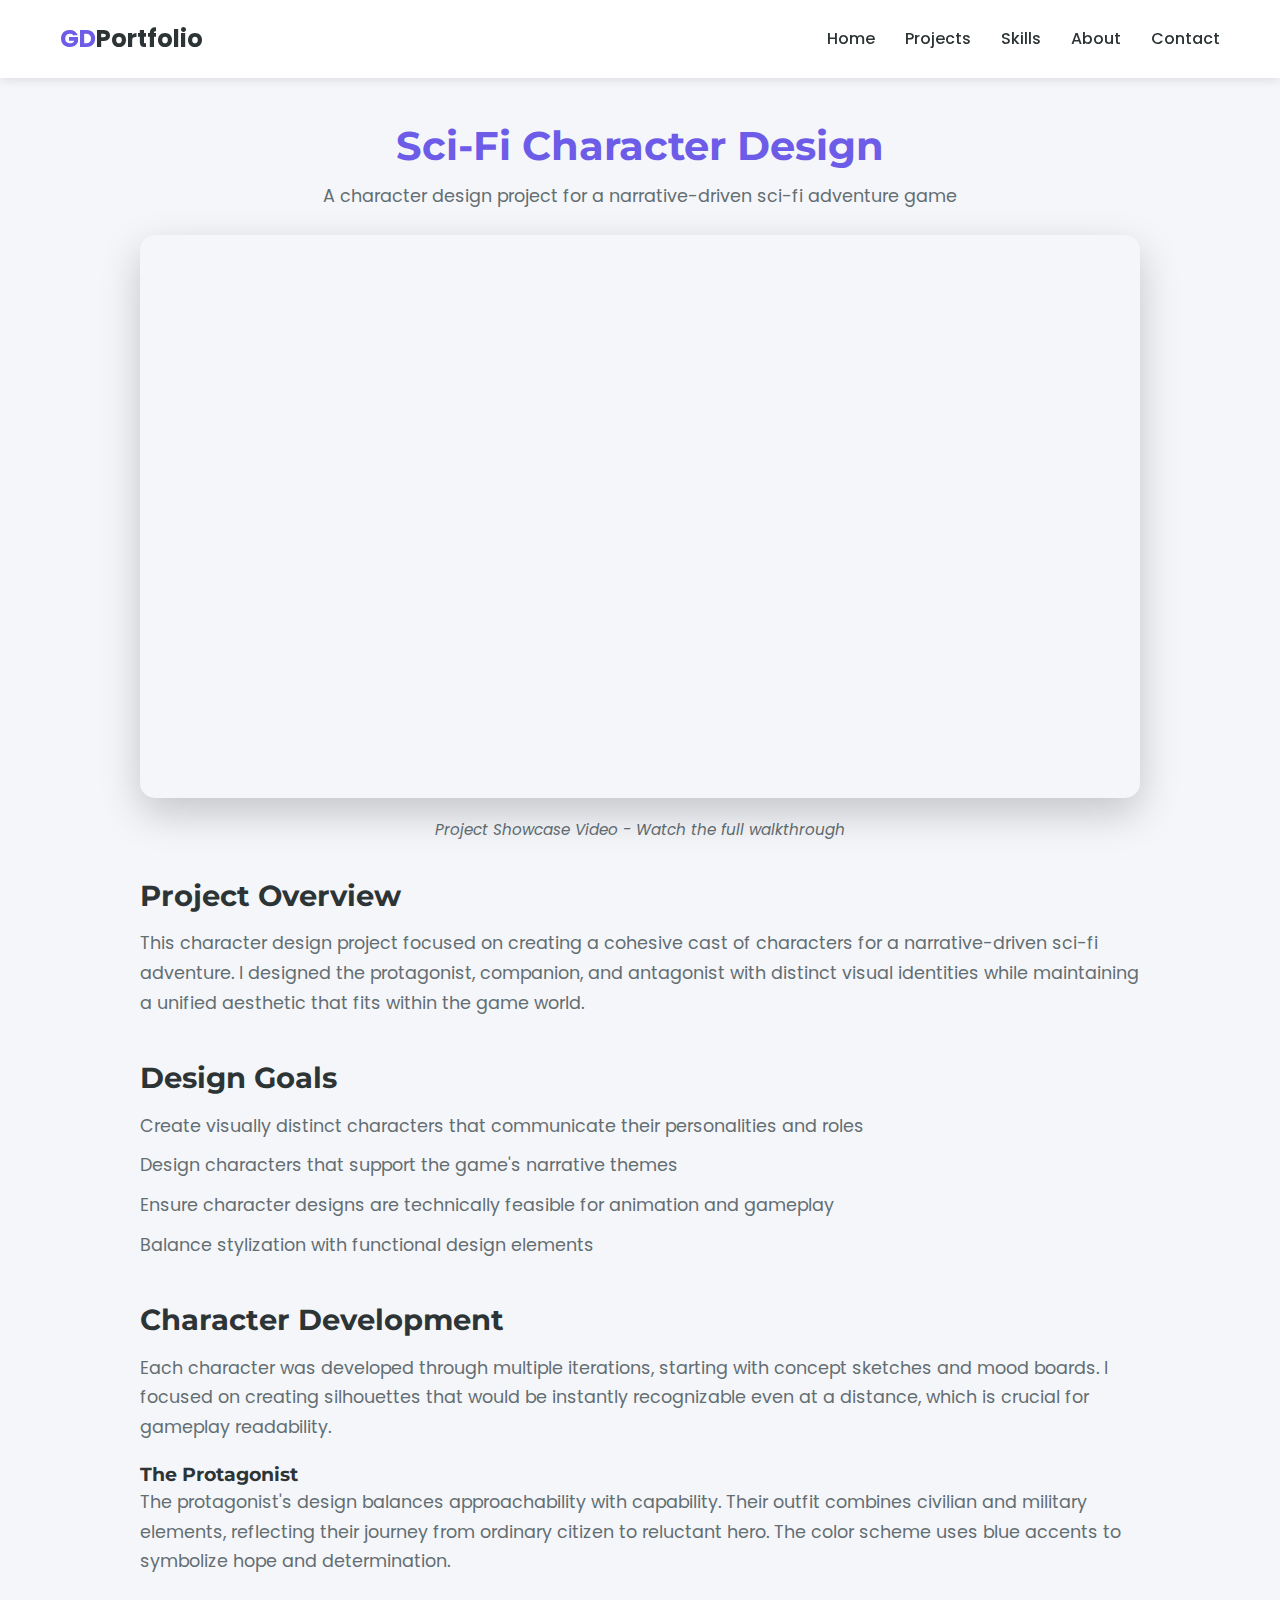
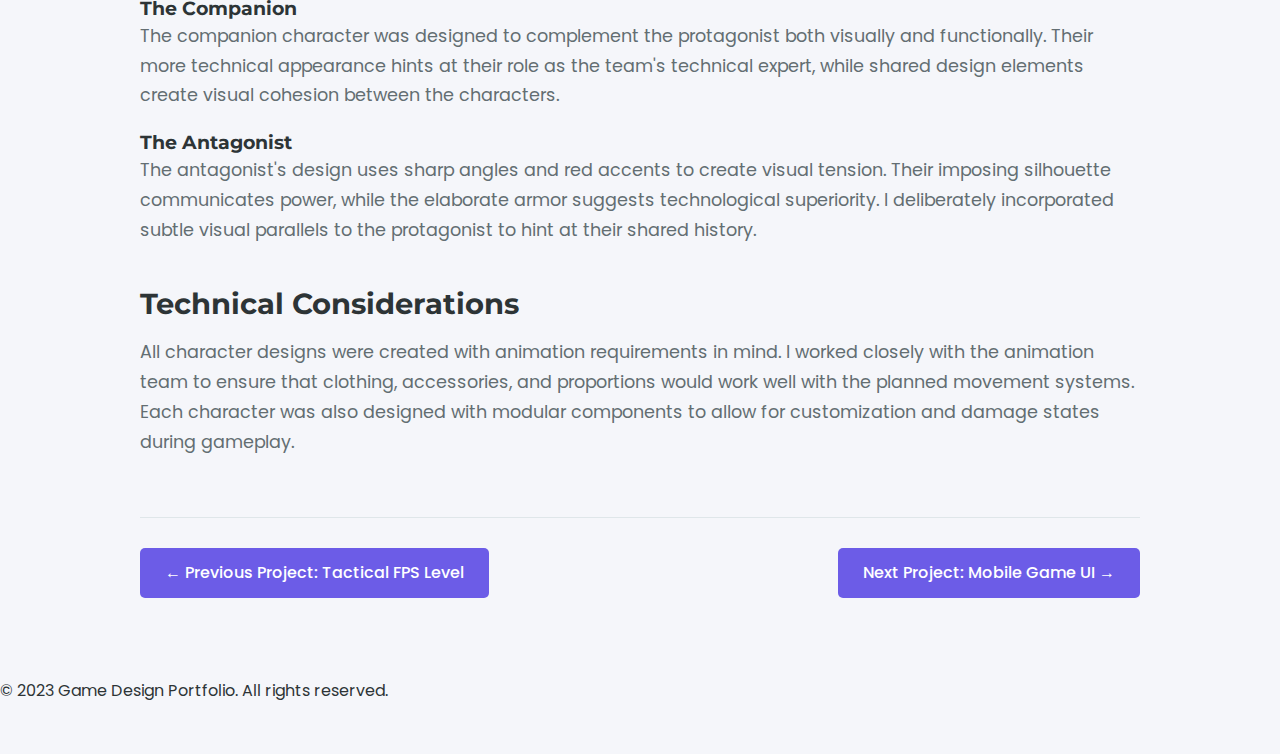
<file: project3.html>
<!DOCTYPE html>
<html lang="en">
<head>
    <meta charset="UTF-8">
    <meta name="viewport" content="width=device-width, initial-scale=1.0">
    <title>Character Design - Game Design Portfolio</title>
    <link rel="stylesheet" href="css/style.css">
    <link rel="stylesheet" href="https://cdnjs.cloudflare.com/ajax/libs/font-awesome/6.4.0/css/all.min.css">
    <link href="https://fonts.googleapis.com/css2?family=Poppins:wght@300;400;500;600;700&family=Montserrat:wght@400;500;600;700&display=swap" rel="stylesheet">
    <style>
        /* Page Load Animation */
        body {
            animation: fadeIn 0.6s ease-in-out;
        }

        @keyframes fadeIn {
            from {
                opacity: 0;
                transform: translateY(20px);
            }
            to {
                opacity: 1;
                transform: translateY(0);
            }
        }

        .project-page {
            padding: 120px 5% 80px;
            animation: slideUp 0.8s ease-out;
        }

        @keyframes slideUp {
            from {
                opacity: 0;
                transform: translateY(40px);
            }
            to {
                opacity: 1;
                transform: translateY(0);
            }
        }
        .project-header {
            text-align: center;
            margin-bottom: 25px;
        }
        .project-header h1 {
            font-size: 2.5rem;
            margin-bottom: 10px;
            color: #6c5ce7;
        }
        .project-header p {
            font-size: 1.1rem;
            color: #636e72;
            max-width: 800px;
            margin: 0 auto;
        }
        .project-content {
            max-width: 1000px;
            margin: 0 auto;
        }
        .project-content h2 {
            font-size: 1.8rem;
            margin: 40px 0 15px;
            color: #2d3436;
        }

        .project-content h2:first-child {
            margin-top: 0;
        }

        .project-content p {
            font-size: 1.1rem;
            line-height: 1.7;
            margin-bottom: 20px;
            color: #636e72;
        }
        .project-content ul {
            margin-bottom: 25px;
        }
        .project-content li {
            font-size: 1.1rem;
            line-height: 1.7;
            margin-bottom: 10px;
            color: #636e72;
        }
        .project-nav {
            display: flex;
            justify-content: space-between;
            max-width: 1000px;
            margin: 60px auto 0;
            padding-top: 30px;
            border-top: 1px solid #dfe6e9;
        }
        .project-nav a {
            display: inline-block;
            padding: 12px 25px;
            background-color: #6c5ce7;
            color: white;
            text-decoration: none;
            border-radius: 5px;
            font-weight: 500;
            transition: all 0.3s ease;
        }
        .project-nav a:hover {
            background-color: #5649c0;
            transform: translateY(-3px);
        }
        .back-to-home {
            display: inline-block;
            margin-top: 20px;
            color: #6c5ce7;
            text-decoration: none;
            font-weight: 500;
        }
        .back-to-home:hover {
            text-decoration: underline;
        }

        /* YouTube Video Embed Styling */
        .video-section {
            max-width: 1000px;
            margin: 20px auto 35px;
            animation: fadeInUp 1s ease-out 0.3s backwards;
        }

        @keyframes fadeInUp {
            from {
                opacity: 0;
                transform: translateY(30px);
            }
            to {
                opacity: 1;
                transform: translateY(0);
            }
        }

        .video-container {
            position: relative;
            padding-bottom: 56.25%; /* 16:9 Aspect Ratio */
            height: 0;
            overflow: hidden;
            border-radius: 15px;
            box-shadow: 0 15px 40px rgba(0, 0, 0, 0.2);
            margin-bottom: 20px;
        }

        .video-container iframe {
            position: absolute;
            top: 0;
            left: 0;
            width: 100%;
            height: 100%;
            border: none;
        }

        .video-caption {
            text-align: center;
            color: #636e72;
            font-size: 0.95rem;
            font-style: italic;
            margin-top: 15px;
        }

        /* Staggered content animation */
        .project-content > * {
            animation: fadeInUp 0.8s ease-out backwards;
        }

        .project-content > *:nth-child(1) { animation-delay: 0.4s; }
        .project-content > *:nth-child(2) { animation-delay: 0.5s; }
        .project-content > *:nth-child(3) { animation-delay: 0.6s; }
        .project-content > *:nth-child(4) { animation-delay: 0.7s; }
        .project-content > *:nth-child(5) { animation-delay: 0.8s; }
        .project-content > *:nth-child(6) { animation-delay: 0.9s; }
        .project-content > *:nth-child(7) { animation-delay: 1s; }
        .project-content > *:nth-child(8) { animation-delay: 1.1s; }
    </style>
</head>
<body>
    <!-- Navigation -->
    <nav class="navbar">
        <div class="container">
            <div class="logo">
                <a href="index.html#home">GD<span>Portfolio</span></a>
            </div>
            <ul class="nav-links">
                <li><a href="index.html#home">Home</a></li>
                <li><a href="index.html#projects">Projects</a></li>
                <li><a href="index.html#skills">Skills</a></li>
                <li><a href="index.html#about">About</a></li>
                <li><a href="index.html#contact">Contact</a></li>
            </ul>
            <div class="hamburger">
                <span class="bar"></span>
                <span class="bar"></span>
                <span class="bar"></span>
            </div>
        </div>
    </nav>

    <main class="project-page">
        <div class="project-header">
            <h1>Sci-Fi Character Design</h1>
            <p>A character design project for a narrative-driven sci-fi adventure game</p>
        </div>

        <!-- YouTube Video Embed -->
        <div class="video-section">
            <div class="video-container">
                <iframe
                    src="https://www.youtube.com/embed/dQw4w9WgXcQ"
                    title="Sci-Fi Character Design - Project Showcase"
                    allow="accelerometer; autoplay; clipboard-write; encrypted-media; gyroscope; picture-in-picture"
                    allowfullscreen>
                </iframe>
            </div>
            <p class="video-caption">Project Showcase Video - Watch the full walkthrough</p>
        </div>

        <div class="project-content">
            <h2>Project Overview</h2>
            <p>This character design project focused on creating a cohesive cast of characters for a narrative-driven sci-fi adventure. I designed the protagonist, companion, and antagonist with distinct visual identities while maintaining a unified aesthetic that fits within the game world.</p>

            <h2>Design Goals</h2>
            <ul>
                <li>Create visually distinct characters that communicate their personalities and roles</li>
                <li>Design characters that support the game's narrative themes</li>
                <li>Ensure character designs are technically feasible for animation and gameplay</li>
                <li>Balance stylization with functional design elements</li>
            </ul>

            <h2>Character Development</h2>
            <p>Each character was developed through multiple iterations, starting with concept sketches and mood boards. I focused on creating silhouettes that would be instantly recognizable even at a distance, which is crucial for gameplay readability.</p>
            
            <h3>The Protagonist</h3>
            <p>The protagonist's design balances approachability with capability. Their outfit combines civilian and military elements, reflecting their journey from ordinary citizen to reluctant hero. The color scheme uses blue accents to symbolize hope and determination.</p>
            
            <h3>The Companion</h3>
            <p>The companion character was designed to complement the protagonist both visually and functionally. Their more technical appearance hints at their role as the team's technical expert, while shared design elements create visual cohesion between the characters.</p>
            
            <h3>The Antagonist</h3>
            <p>The antagonist's design uses sharp angles and red accents to create visual tension. Their imposing silhouette communicates power, while the elaborate armor suggests technological superiority. I deliberately incorporated subtle visual parallels to the protagonist to hint at their shared history.</p>

            <h2>Technical Considerations</h2>
            <p>All character designs were created with animation requirements in mind. I worked closely with the animation team to ensure that clothing, accessories, and proportions would work well with the planned movement systems. Each character was also designed with modular components to allow for customization and damage states during gameplay.</p>
        </div>

        <div class="project-nav">
            <a href="project2.html">← Previous Project: Tactical FPS Level</a>
            <a href="project4.html">Next Project: Mobile Game UI →</a>
        </div>
    </main>

    <footer>
        <div class="footer-content">
            <p>&copy; 2023 Game Design Portfolio. All rights reserved.</p>
        </div>
    </footer>

    <script src="js/script.js"></script>
</body>
</html>
</file>
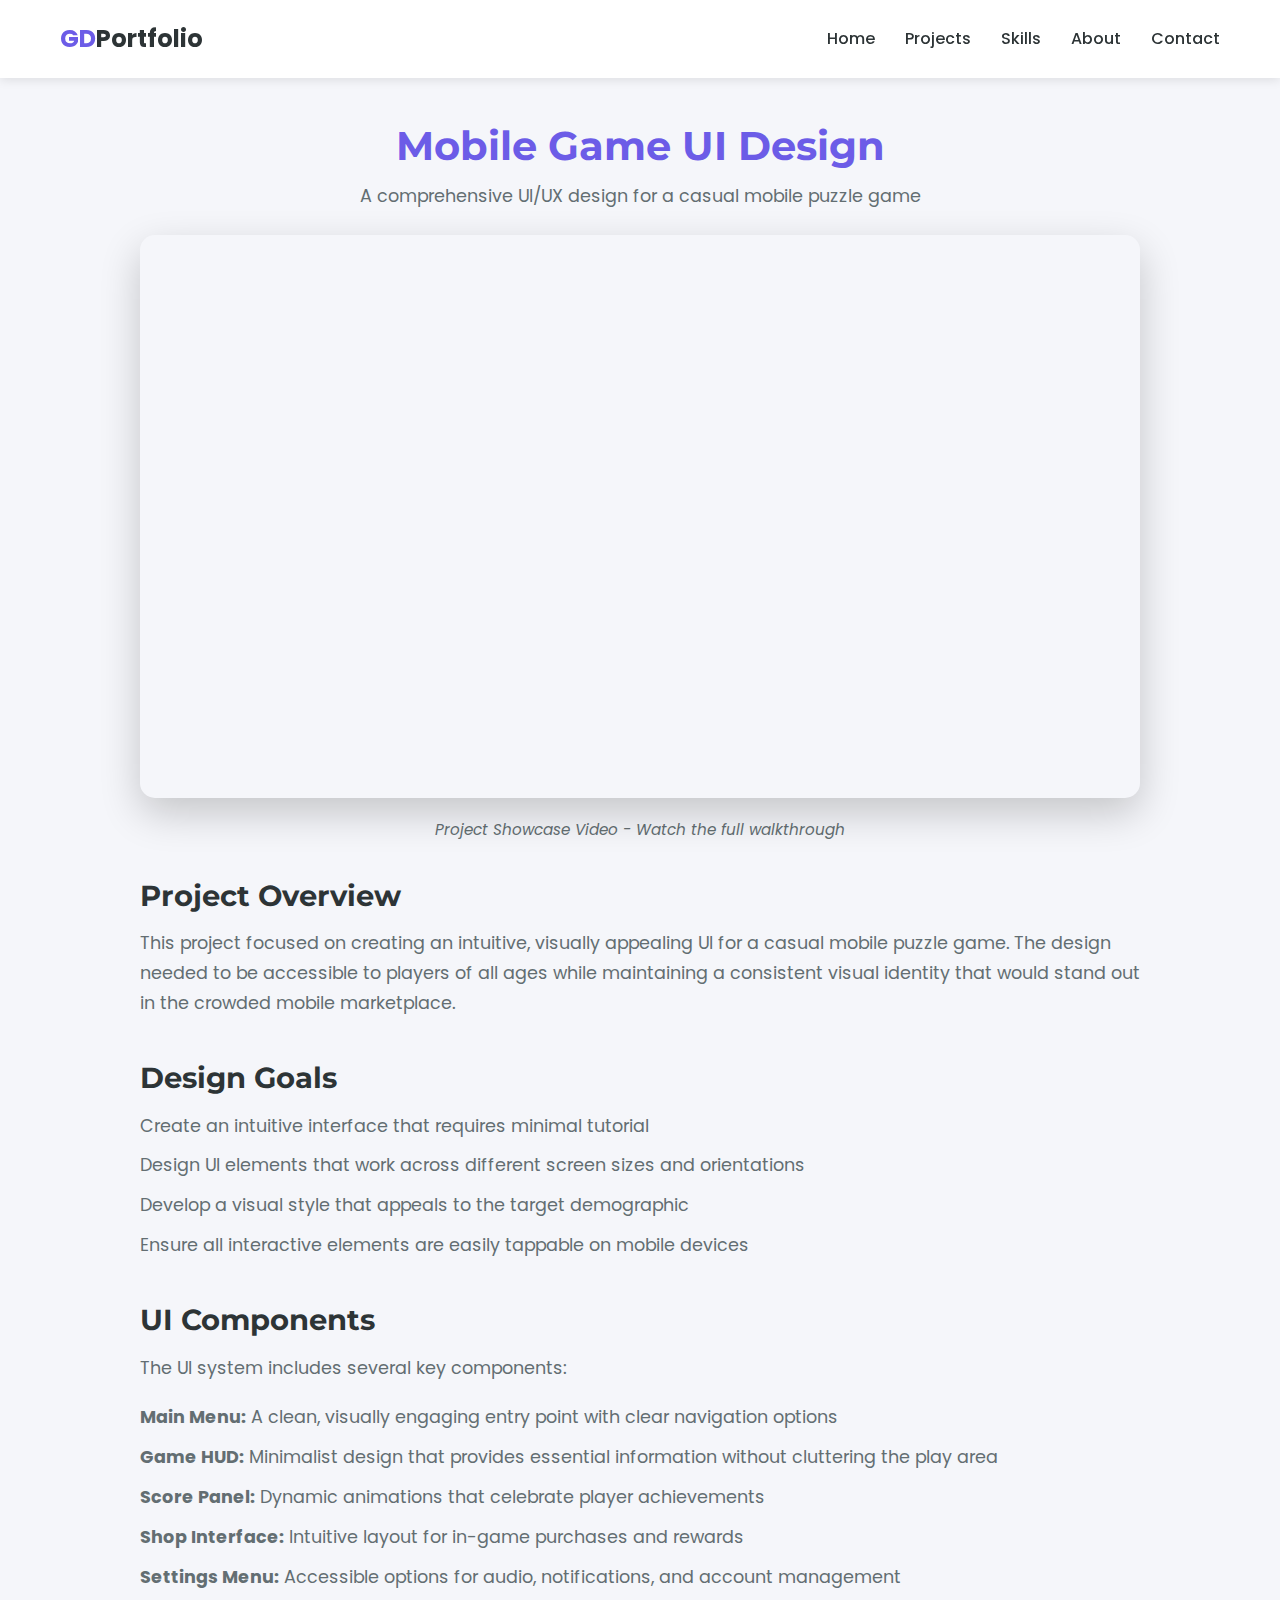
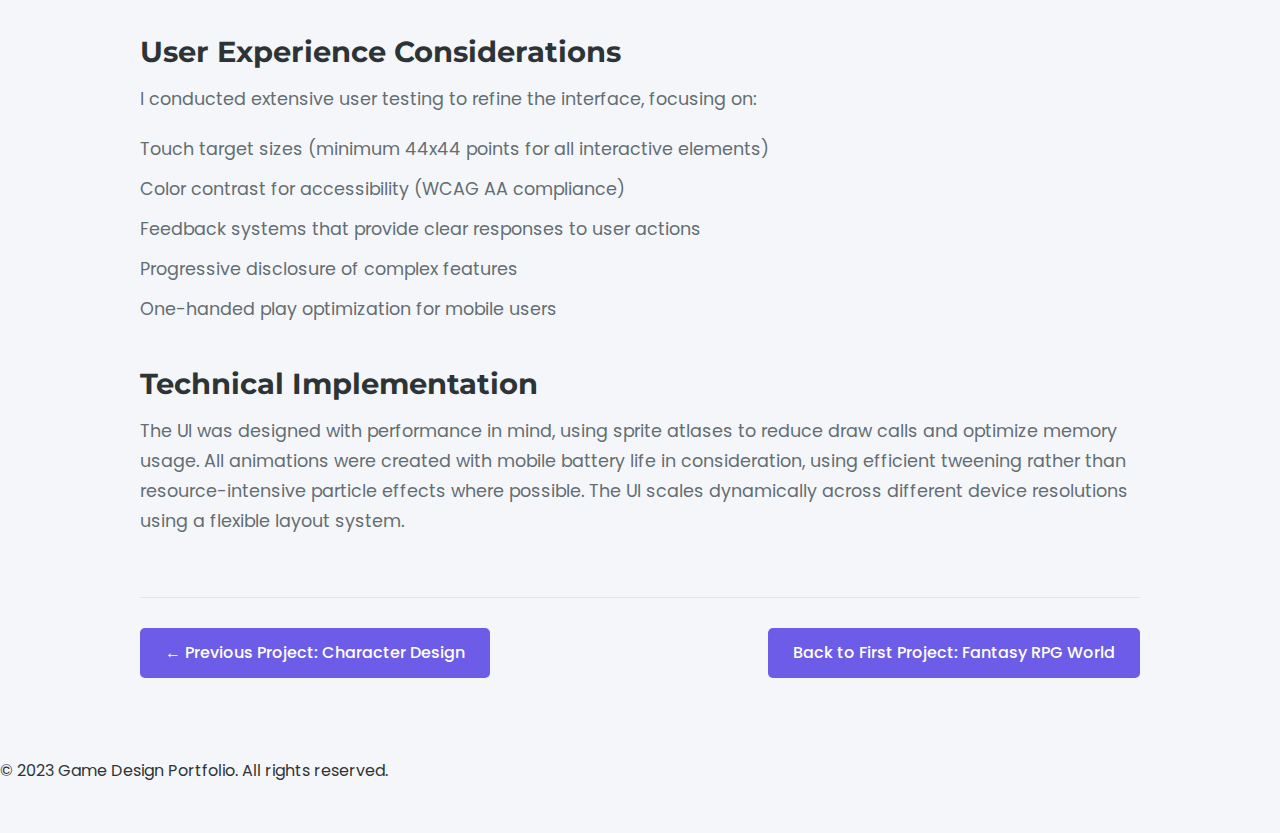
<file: project4.html>
<!DOCTYPE html>
<html lang="en">
<head>
    <meta charset="UTF-8">
    <meta name="viewport" content="width=device-width, initial-scale=1.0">
    <title>Mobile Game UI Design - Game Design Portfolio</title>
    <link rel="stylesheet" href="css/style.css">
    <link rel="stylesheet" href="https://cdnjs.cloudflare.com/ajax/libs/font-awesome/6.4.0/css/all.min.css">
    <link href="https://fonts.googleapis.com/css2?family=Poppins:wght@300;400;500;600;700&family=Montserrat:wght@400;500;600;700&display=swap" rel="stylesheet">
    <style>
        /* Page Load Animation */
        body {
            animation: fadeIn 0.6s ease-in-out;
        }

        @keyframes fadeIn {
            from {
                opacity: 0;
                transform: translateY(20px);
            }
            to {
                opacity: 1;
                transform: translateY(0);
            }
        }

        .project-page {
            padding: 120px 5% 80px;
            animation: slideUp 0.8s ease-out;
        }

        @keyframes slideUp {
            from {
                opacity: 0;
                transform: translateY(40px);
            }
            to {
                opacity: 1;
                transform: translateY(0);
            }
        }
        .project-header {
            text-align: center;
            margin-bottom: 25px;
        }
        .project-header h1 {
            font-size: 2.5rem;
            margin-bottom: 10px;
            color: #6c5ce7;
        }
        .project-header p {
            font-size: 1.1rem;
            color: #636e72;
            max-width: 800px;
            margin: 0 auto;
        }
        .project-content {
            max-width: 1000px;
            margin: 0 auto;
        }
        .project-content h2 {
            font-size: 1.8rem;
            margin: 40px 0 15px;
            color: #2d3436;
        }

        .project-content h2:first-child {
            margin-top: 0;
        }

        .project-content p {
            font-size: 1.1rem;
            line-height: 1.7;
            margin-bottom: 20px;
            color: #636e72;
        }
        .project-content ul {
            margin-bottom: 25px;
        }
        .project-content li {
            font-size: 1.1rem;
            line-height: 1.7;
            margin-bottom: 10px;
            color: #636e72;
        }
        .project-nav {
            display: flex;
            justify-content: space-between;
            max-width: 1000px;
            margin: 60px auto 0;
            padding-top: 30px;
            border-top: 1px solid #dfe6e9;
        }
        .project-nav a {
            display: inline-block;
            padding: 12px 25px;
            background-color: #6c5ce7;
            color: white;
            text-decoration: none;
            border-radius: 5px;
            font-weight: 500;
            transition: all 0.3s ease;
        }
        .project-nav a:hover {
            background-color: #5649c0;
            transform: translateY(-3px);
        }
        .back-to-home {
            display: inline-block;
            margin-top: 20px;
            color: #6c5ce7;
            text-decoration: none;
            font-weight: 500;
        }
        .back-to-home:hover {
            text-decoration: underline;
        }

        /* YouTube Video Embed Styling */
        .video-section {
            max-width: 1000px;
            margin: 20px auto 35px;
            animation: fadeInUp 1s ease-out 0.3s backwards;
        }

        @keyframes fadeInUp {
            from {
                opacity: 0;
                transform: translateY(30px);
            }
            to {
                opacity: 1;
                transform: translateY(0);
            }
        }

        .video-container {
            position: relative;
            padding-bottom: 56.25%; /* 16:9 Aspect Ratio */
            height: 0;
            overflow: hidden;
            border-radius: 15px;
            box-shadow: 0 15px 40px rgba(0, 0, 0, 0.2);
            margin-bottom: 20px;
        }

        .video-container iframe {
            position: absolute;
            top: 0;
            left: 0;
            width: 100%;
            height: 100%;
            border: none;
        }

        .video-caption {
            text-align: center;
            color: #636e72;
            font-size: 0.95rem;
            font-style: italic;
            margin-top: 15px;
        }

        /* Staggered content animation */
        .project-content > * {
            animation: fadeInUp 0.8s ease-out backwards;
        }

        .project-content > *:nth-child(1) { animation-delay: 0.4s; }
        .project-content > *:nth-child(2) { animation-delay: 0.5s; }
        .project-content > *:nth-child(3) { animation-delay: 0.6s; }
        .project-content > *:nth-child(4) { animation-delay: 0.7s; }
        .project-content > *:nth-child(5) { animation-delay: 0.8s; }
        .project-content > *:nth-child(6) { animation-delay: 0.9s; }
        .project-content > *:nth-child(7) { animation-delay: 1s; }
        .project-content > *:nth-child(8) { animation-delay: 1.1s; }
    </style>
</head>
<body>
    <!-- Navigation -->
    <nav class="navbar">
        <div class="container">
            <div class="logo">
                <a href="index.html#home">GD<span>Portfolio</span></a>
            </div>
            <ul class="nav-links">
                <li><a href="index.html#home">Home</a></li>
                <li><a href="index.html#projects">Projects</a></li>
                <li><a href="index.html#skills">Skills</a></li>
                <li><a href="index.html#about">About</a></li>
                <li><a href="index.html#contact">Contact</a></li>
            </ul>
            <div class="hamburger">
                <span class="bar"></span>
                <span class="bar"></span>
                <span class="bar"></span>
            </div>
        </div>
    </nav>

    <main class="project-page">
        <div class="project-header">
            <h1>Mobile Game UI Design</h1>
            <p>A comprehensive UI/UX design for a casual mobile puzzle game</p>
        </div>

        <!-- YouTube Video Embed -->
        <div class="video-section">
            <div class="video-container">
                <iframe
                    src="https://www.youtube.com/embed/dQw4w9WgXcQ"
                    title="Mobile Game UI Design - Project Showcase"
                    allow="accelerometer; autoplay; clipboard-write; encrypted-media; gyroscope; picture-in-picture"
                    allowfullscreen>
                </iframe>
            </div>
            <p class="video-caption">Project Showcase Video - Watch the full walkthrough</p>
        </div>

        <div class="project-content">
            <h2>Project Overview</h2>
            <p>This project focused on creating an intuitive, visually appealing UI for a casual mobile puzzle game. The design needed to be accessible to players of all ages while maintaining a consistent visual identity that would stand out in the crowded mobile marketplace.</p>

            <h2>Design Goals</h2>
            <ul>
                <li>Create an intuitive interface that requires minimal tutorial</li>
                <li>Design UI elements that work across different screen sizes and orientations</li>
                <li>Develop a visual style that appeals to the target demographic</li>
                <li>Ensure all interactive elements are easily tappable on mobile devices</li>
            </ul>

            <h2>UI Components</h2>
            <p>The UI system includes several key components:</p>
            <ul>
                <li><strong>Main Menu:</strong> A clean, visually engaging entry point with clear navigation options</li>
                <li><strong>Game HUD:</strong> Minimalist design that provides essential information without cluttering the play area</li>
                <li><strong>Score Panel:</strong> Dynamic animations that celebrate player achievements</li>
                <li><strong>Shop Interface:</strong> Intuitive layout for in-game purchases and rewards</li>
                <li><strong>Settings Menu:</strong> Accessible options for audio, notifications, and account management</li>
            </ul>

            <h2>User Experience Considerations</h2>
            <p>I conducted extensive user testing to refine the interface, focusing on:</p>
            <ul>
                <li>Touch target sizes (minimum 44x44 points for all interactive elements)</li>
                <li>Color contrast for accessibility (WCAG AA compliance)</li>
                <li>Feedback systems that provide clear responses to user actions</li>
                <li>Progressive disclosure of complex features</li>
                <li>One-handed play optimization for mobile users</li>
            </ul>

            <h2>Technical Implementation</h2>
            <p>The UI was designed with performance in mind, using sprite atlases to reduce draw calls and optimize memory usage. All animations were created with mobile battery life in consideration, using efficient tweening rather than resource-intensive particle effects where possible. The UI scales dynamically across different device resolutions using a flexible layout system.</p>
        </div>

        <div class="project-nav">
            <a href="project3.html">← Previous Project: Character Design</a>
            <a href="project1.html">Back to First Project: Fantasy RPG World</a>
        </div>
    </main>

    <footer>
        <div class="footer-content">
            <p>&copy; 2023 Game Design Portfolio. All rights reserved.</p>
        </div>
    </footer>

    <script src="js/script.js"></script>
</body>
</html>
</file>
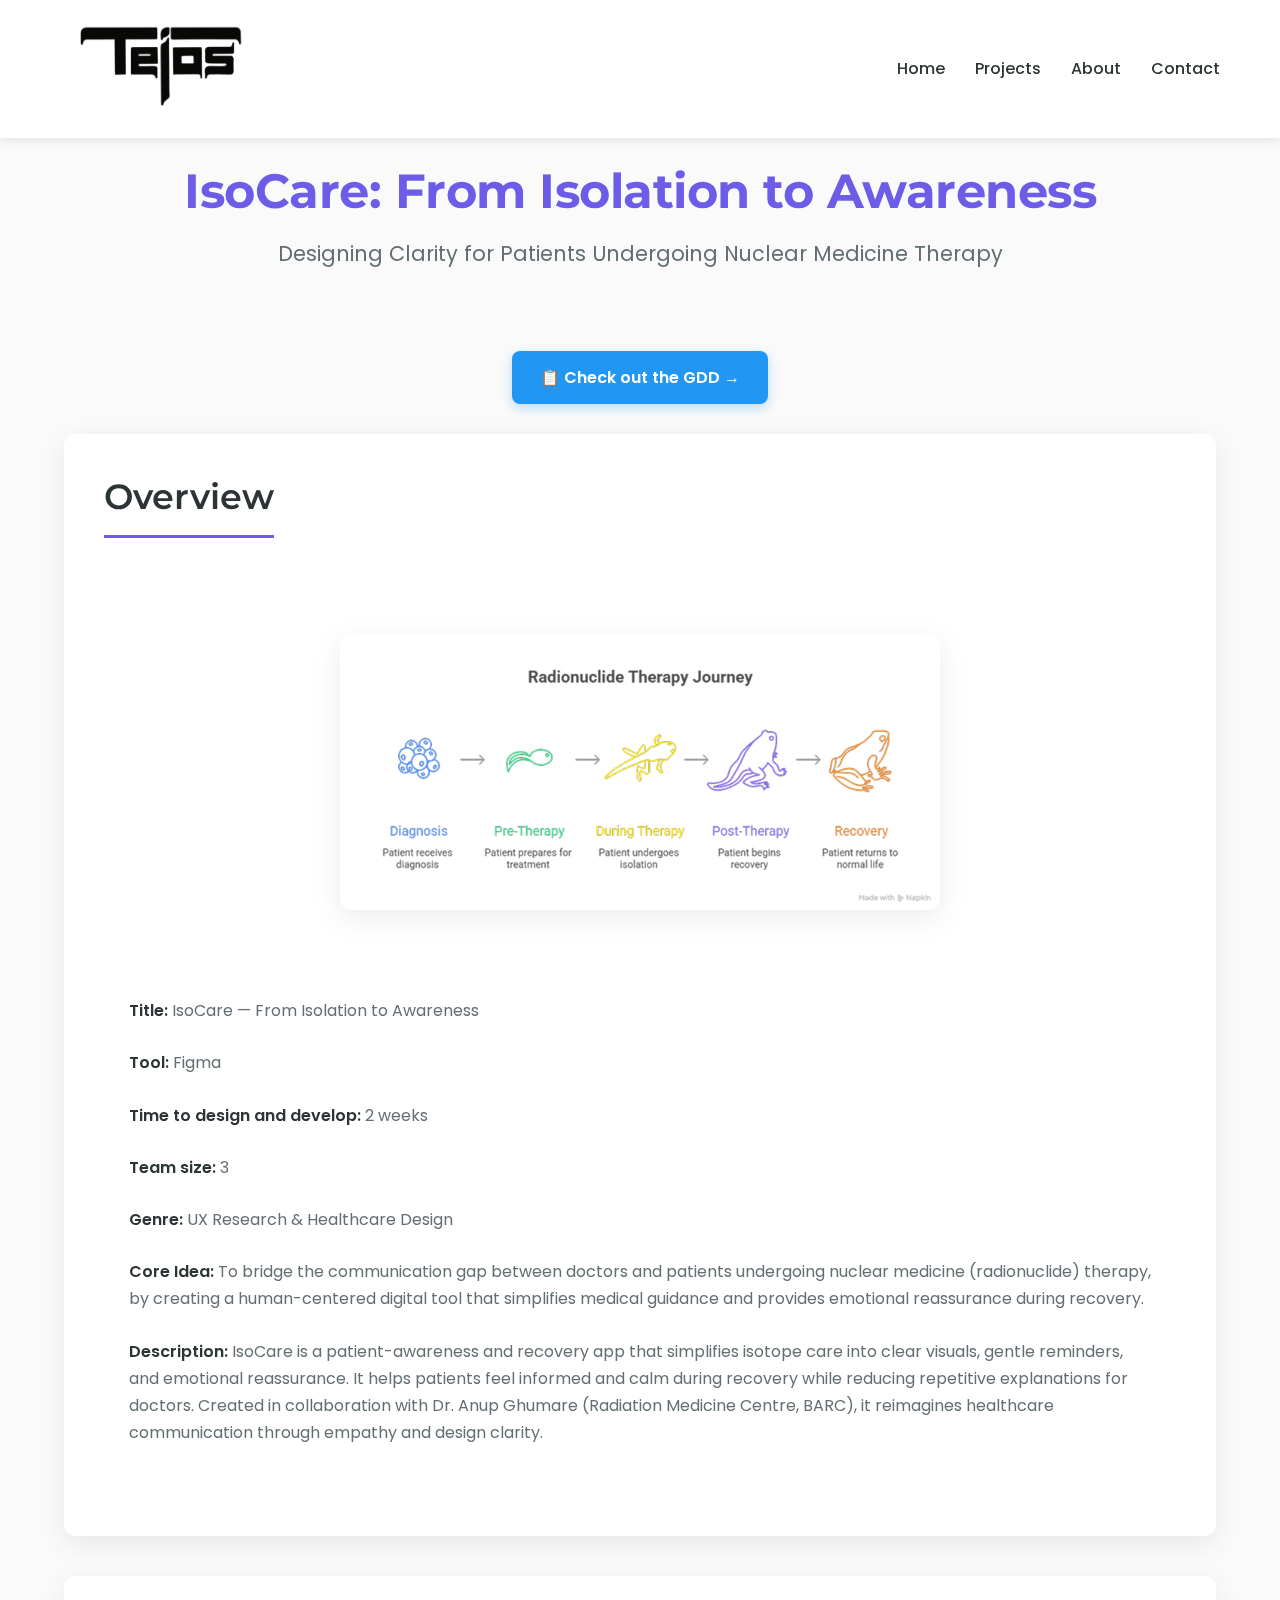
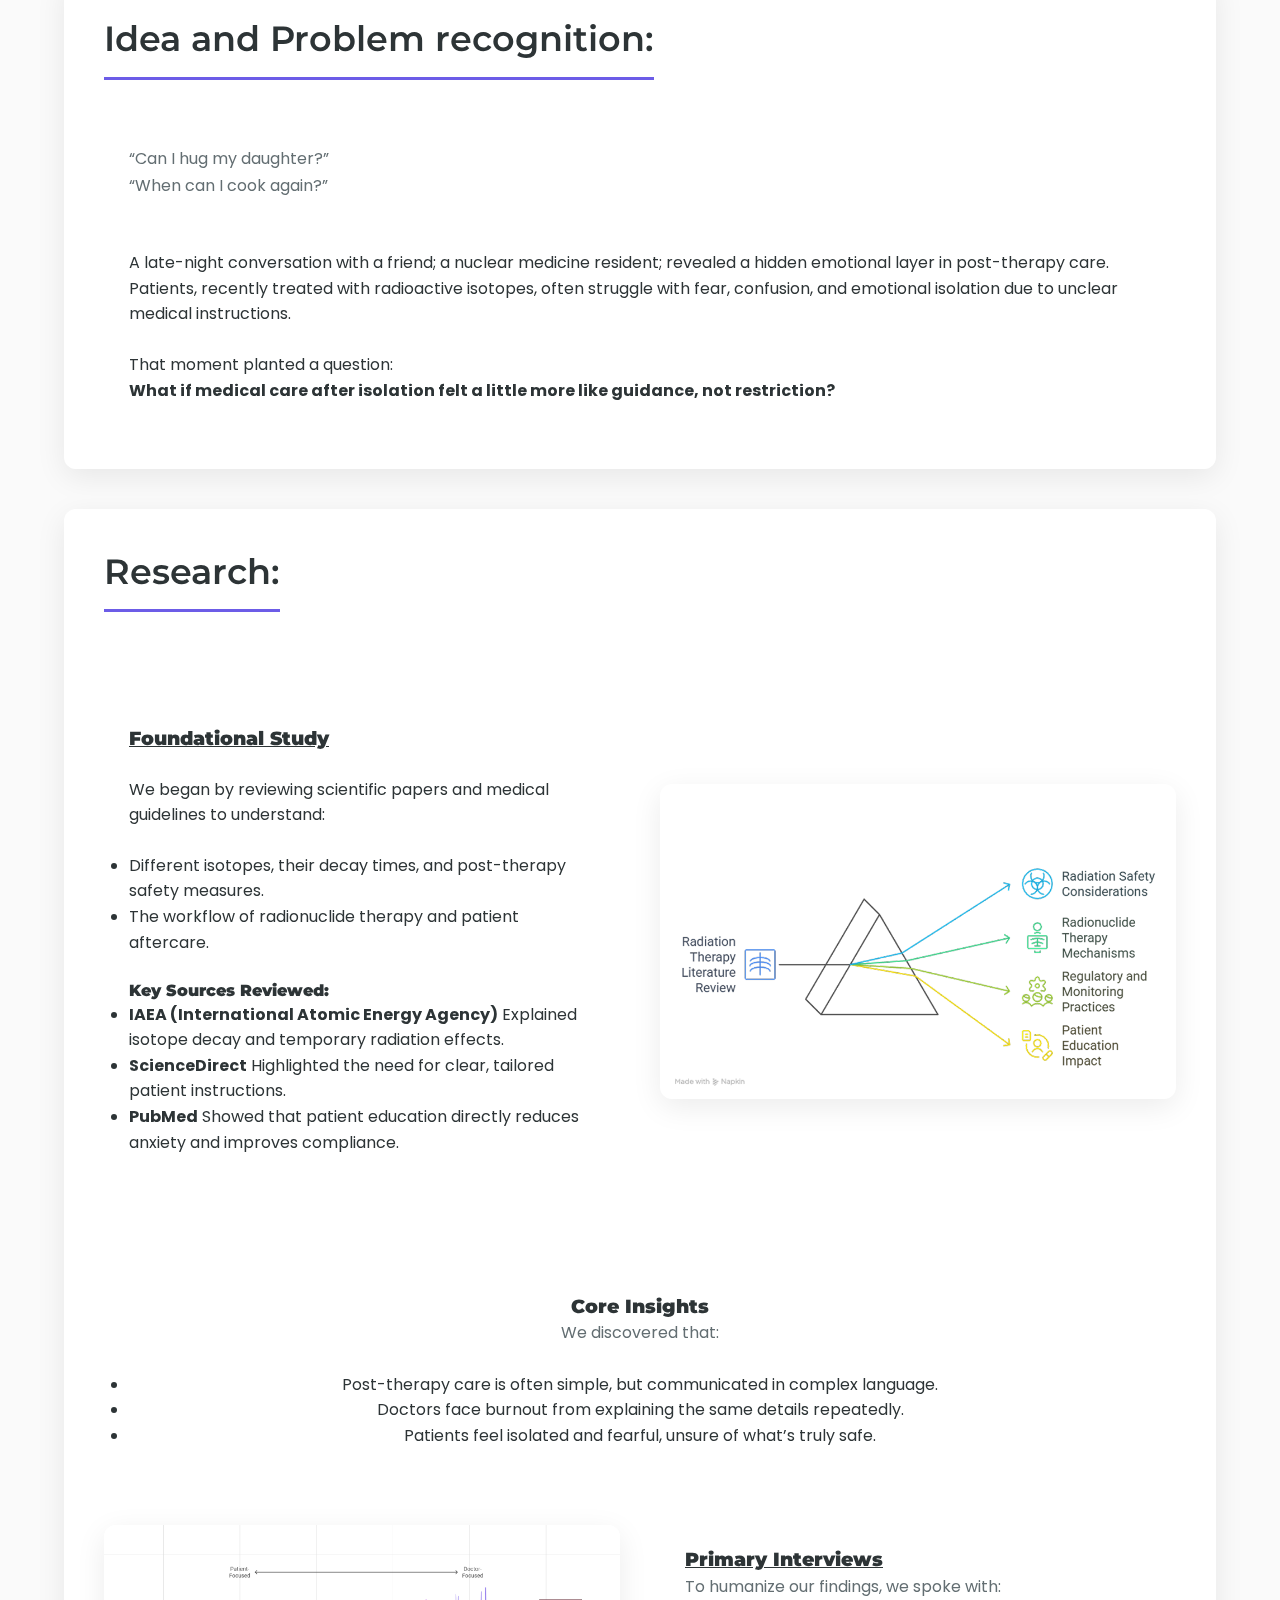
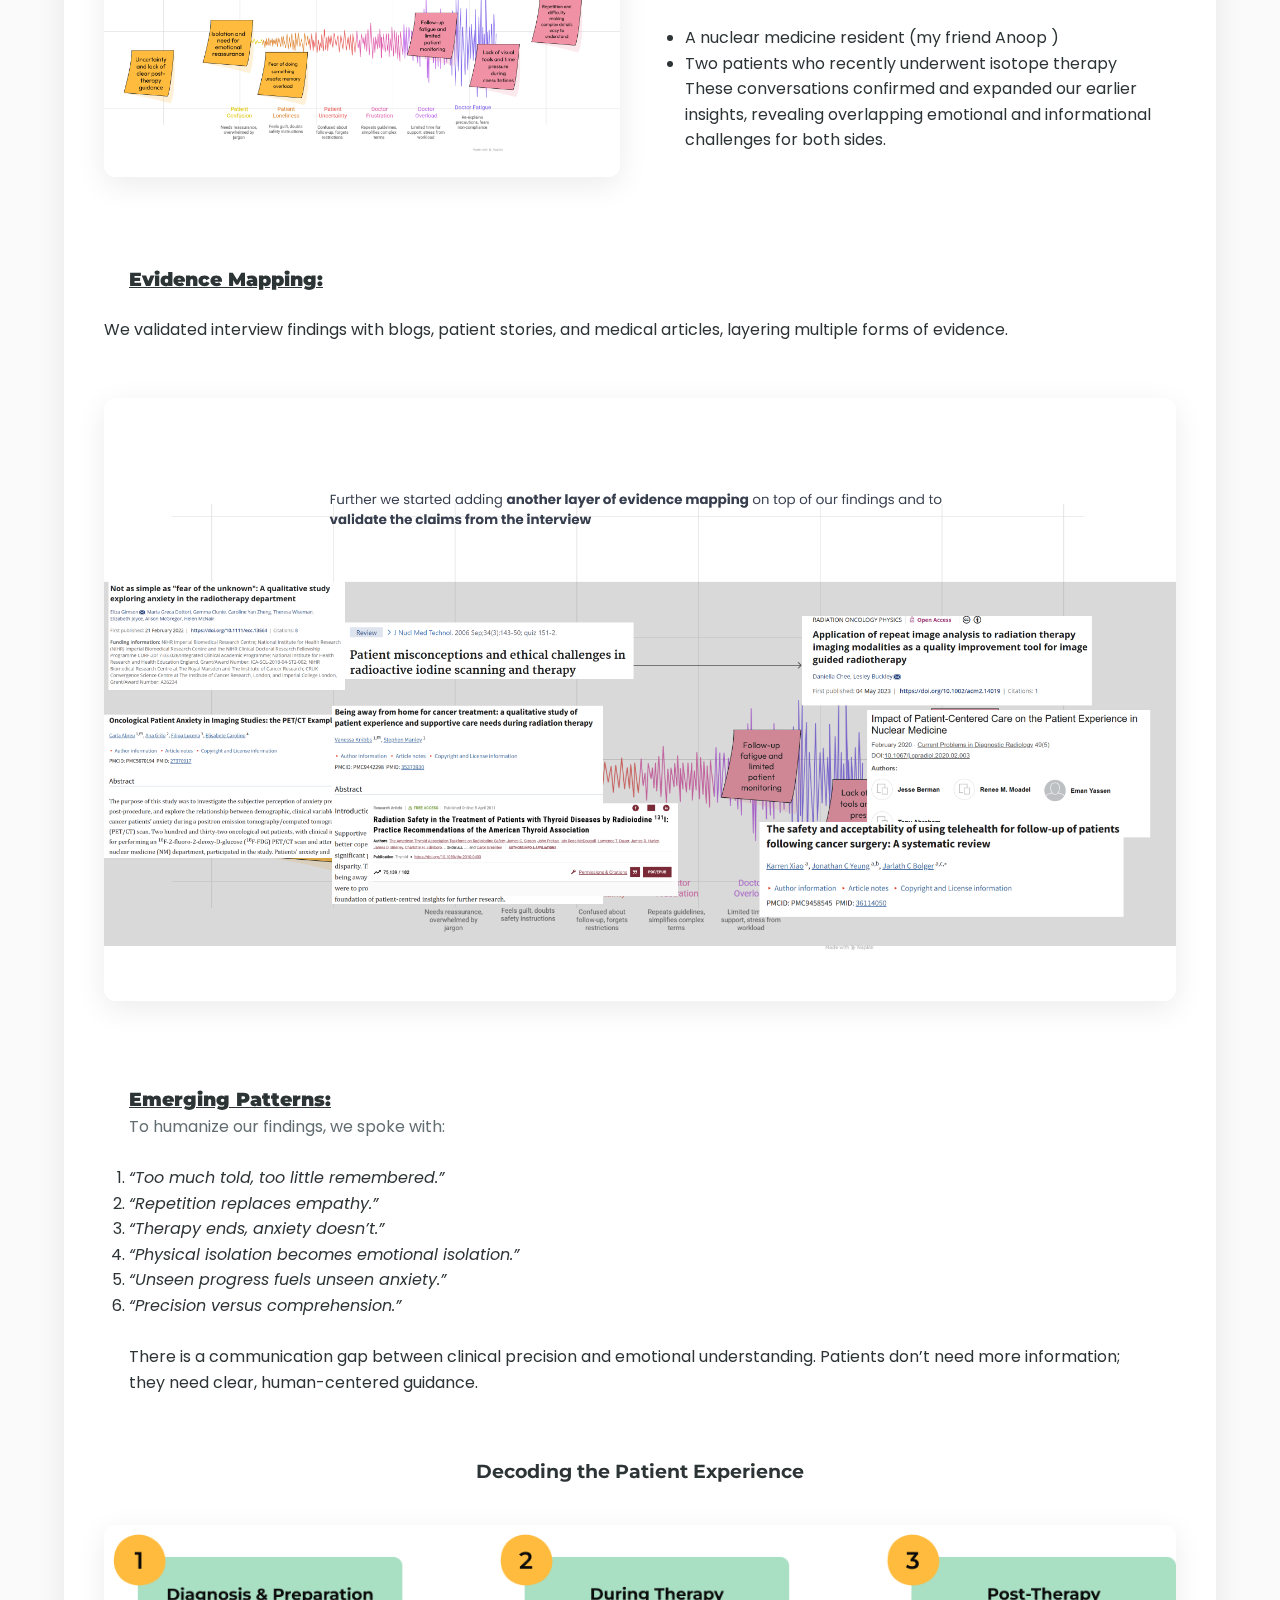
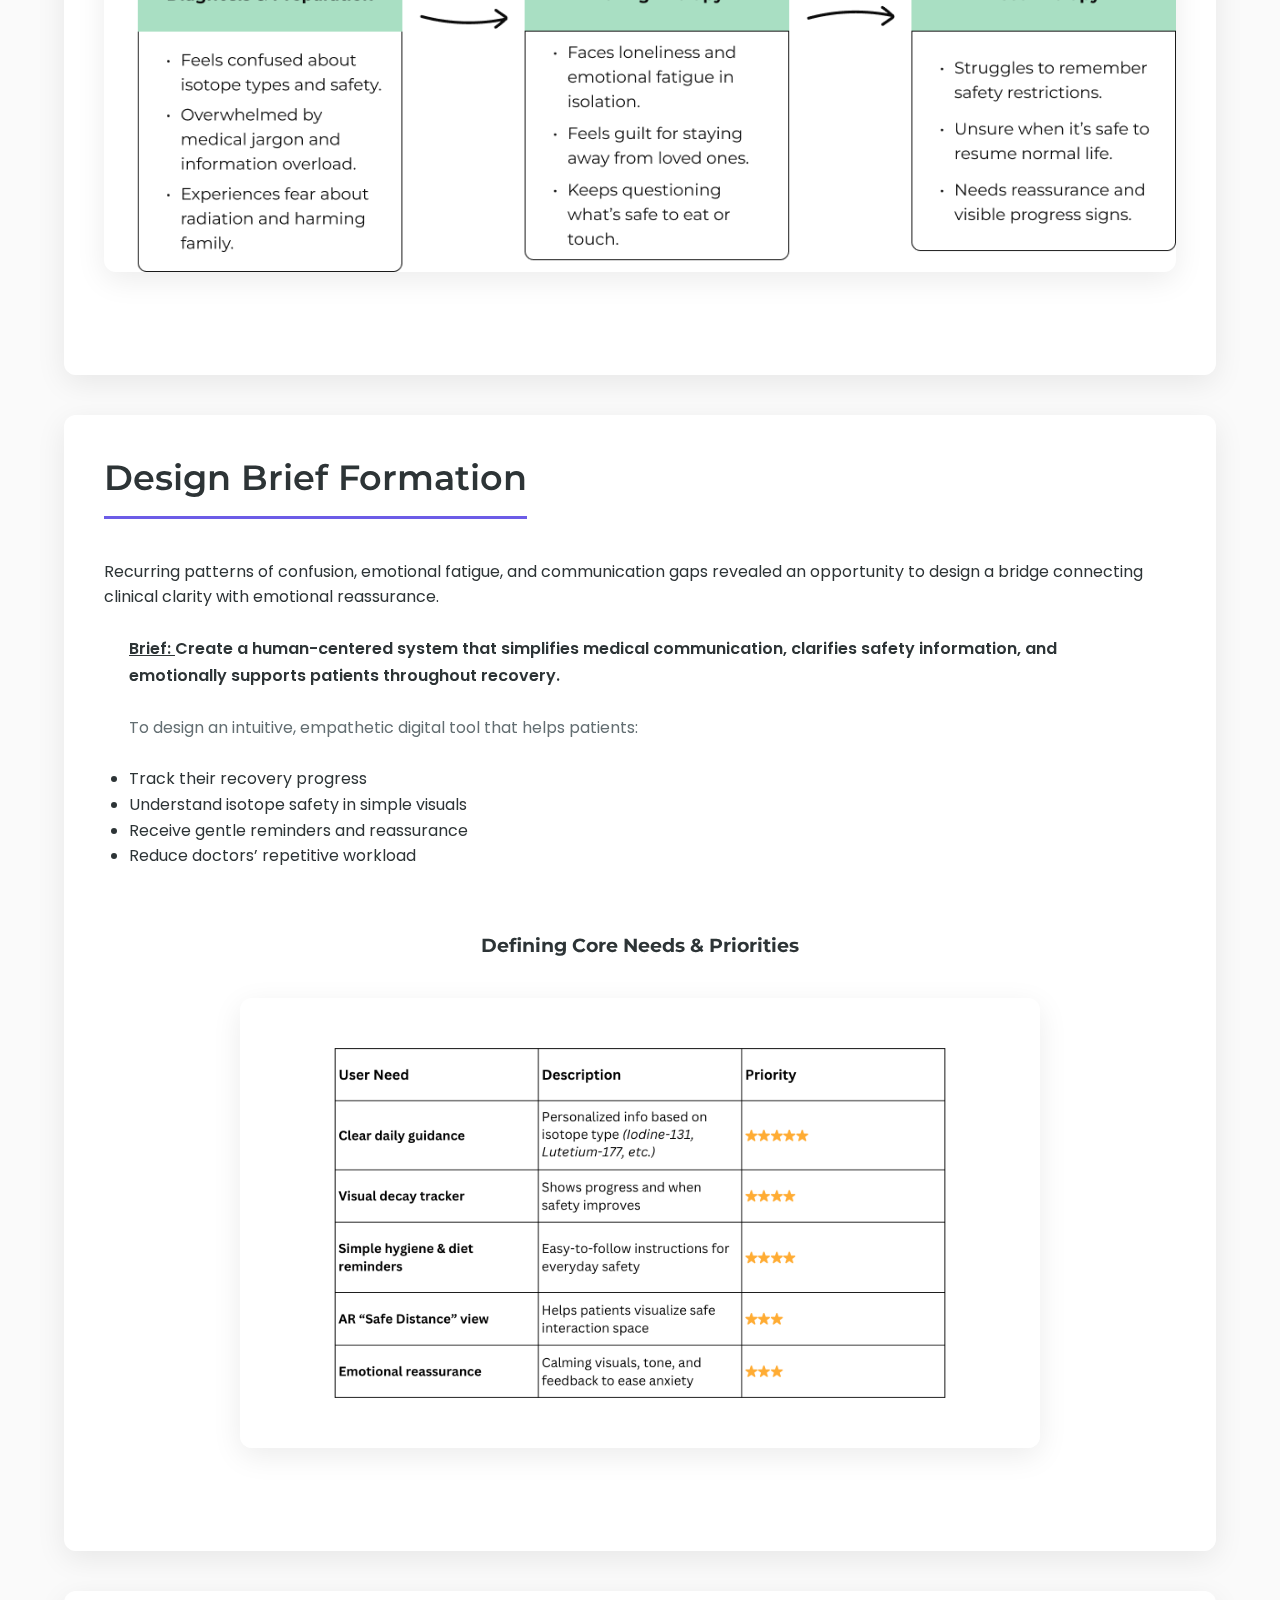
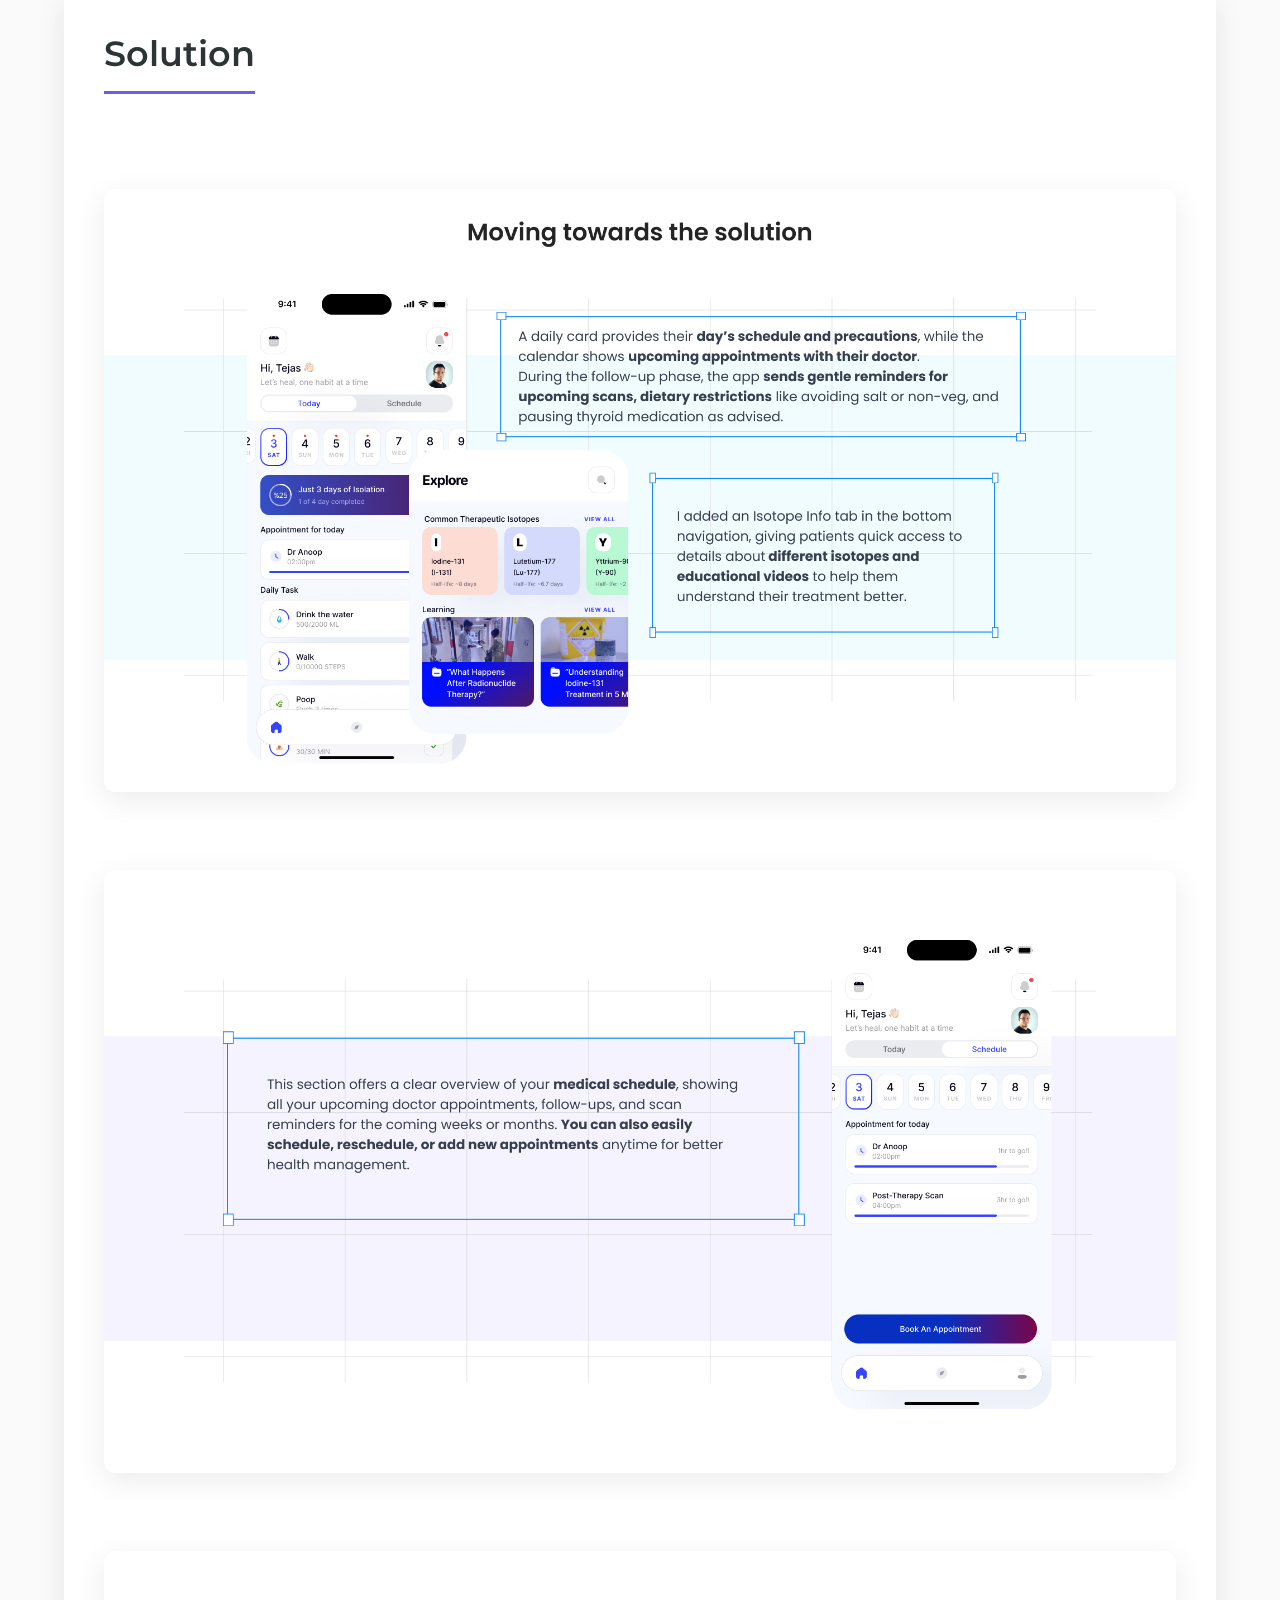
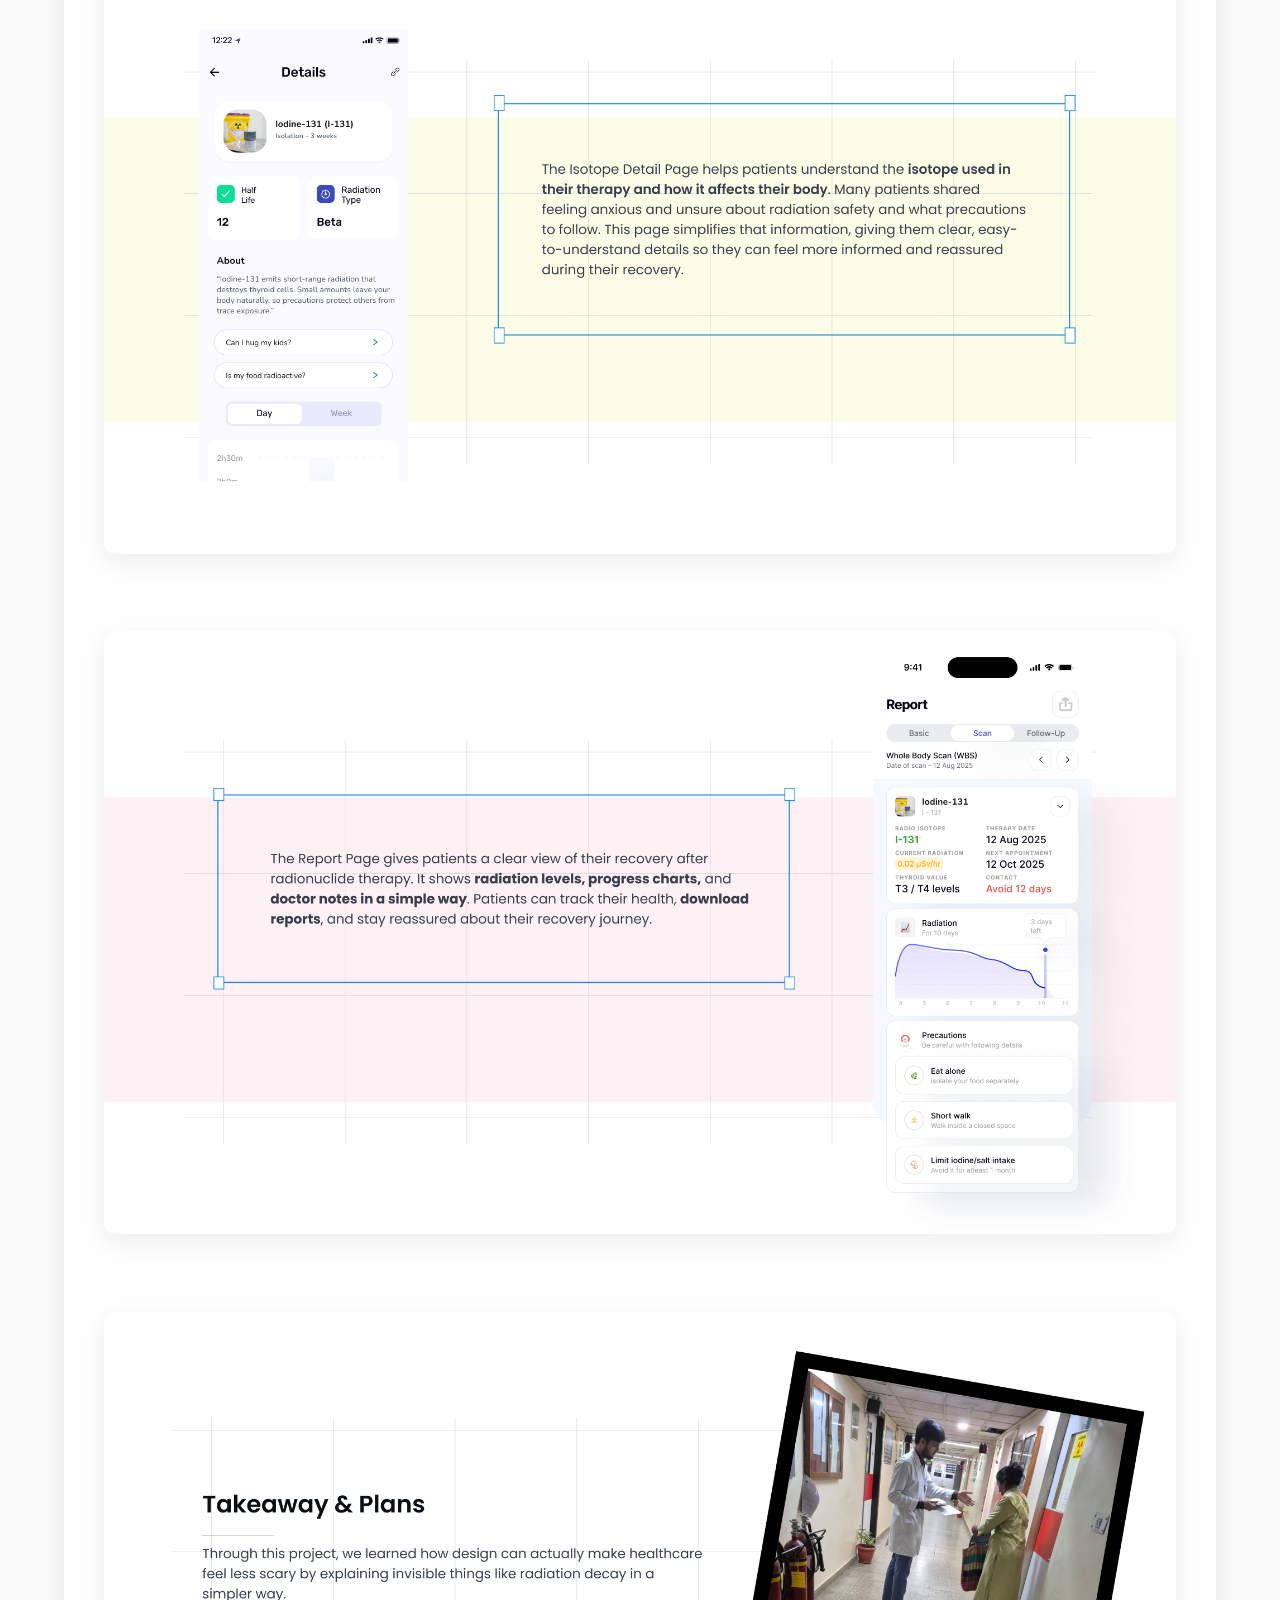
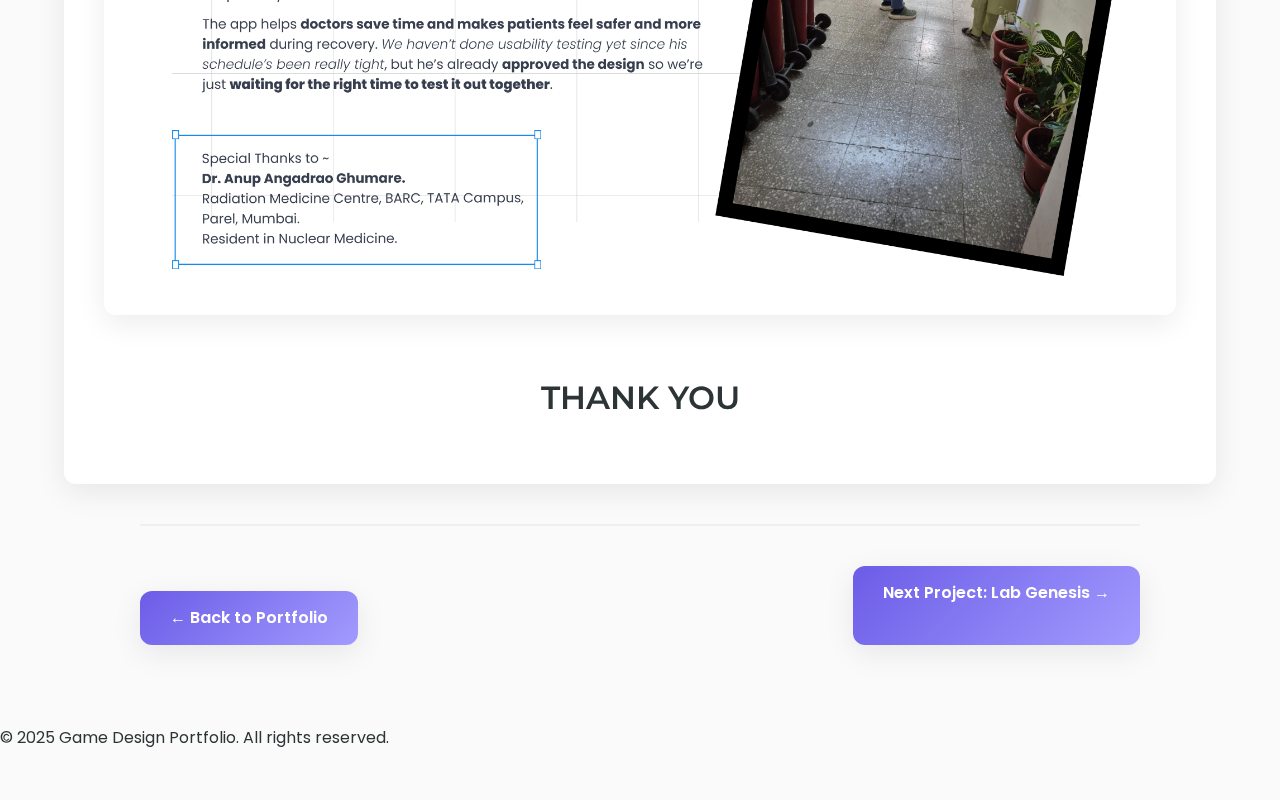
<file: ui_research.html>
<!DOCTYPE html>
<html lang="en">

<head>
    <meta charset="UTF-8" />
    <meta name="viewport" content="width=device-width, initial-scale=1.0" />
    <title>IsoCare: UI/UX Research</title>
    <link rel="stylesheet" href="css/style.css" />
    <link rel="stylesheet" href="https://cdnjs.cloudflare.com/ajax/libs/font-awesome/6.4.0/css/all.min.css" />
    <link href="https://fonts.googleapis.com/css2?family=Poppins:wght@300;400;500;600;700&family=Montserrat:wght@400;500;600;700&display=swap" rel="stylesheet" />
    <style>
        /* Page Load Animation */
        
         :root {
            --trail-width: 8px;
            --text-primary: #2d3436;
            --text-secondary: #636e72;
            --text-light: #95a5a6;
            --spacing-sm: 15px;
            --spacing-md: 25px;
            --spacing-lg: 40px;
            --border-radius: 12px;
            --shadow-soft: 0 8px 30px rgba(0, 0, 0, 0.08);
            --shadow-medium: 0 15px 40px rgba(0, 0, 0, 0.12);
        }
        /* keep svg positioning the same */
        
        svg.trail {
            position: fixed;
            top: 0;
            left: 0;
            z-index: 1000;
            pointer-events: none;
        }
        /* use the SVG gradient as the stroke */
        
        svg.trail path {
            fill: none;
            stroke: url(#trailGradient);
            /* <- gradient stroke */
            stroke-width: var(--trail-width);
            stroke-linecap: round;
            stroke-linejoin: round;
        }
        /* smooth color transitions for stops */
        
        #trail-stop-1,
        #trail-stop-2,
        #trail-stop-3 {
            transition: stop-color 2s linear;
            /* smooth interpolation between color states */
        }
        /* Canvas for flowing particles */
        
        #flowingCanvas {
            position: fixed;
            top: 0;
            left: 0;
            width: 100%;
            height: 100%;
            pointer-events: none;
            z-index: 0;
        }
        /* This ensures the canvas covers the whole screen and sits behind content */
        
        #trailCanvas {
            position: absolute;
            top: 0;
            left: 0;
            width: 100%;
            height: 100%;
            pointer-events: none;
            /* Allow content interactions */
            z-index: -1;
            /* Keep the canvas behind all content */
        }
        
        body {
            animation: fadeIn 0.6s ease-in-out;
            background-color: #fafafa;
        }
        
        @keyframes fadeIn {
            from {
                opacity: 0;
                transform: translateY(20px);
            }
            to {
                opacity: 1;
                transform: translateY(0);
            }
        }
        
        .project-page {
            padding: 120px 5% 80px;
            animation: slideUp 0.8s ease-out;
            max-width: 1400px;
            margin: 0 auto;
        }
        
        @keyframes slideUp {
            from {
                opacity: 0;
                transform: translateY(40px);
            }
            to {
                opacity: 1;
                transform: translateY(0);
            }
        }
        
        .project-header {
            text-align: center;
            margin-bottom: var(--spacing-lg);
            padding: var(--spacing-lg) 0;
        }
        
        .project-header h1 {
            font-size: 3rem;
            margin-bottom: var(--spacing-sm);
            color: #6c5ce7;
            font-weight: 700;
            letter-spacing: -0.5px;
        }
        
        .project-header p {
            font-size: 1.3rem;
            color: var(--text-secondary);
            max-width: 800px;
            margin: 0 auto;
            line-height: 1.6;
            font-weight: 400;
        }
        /* Project Sections */
        
        .project-section {
            margin-bottom: var(--spacing-lg);
            background: white;
            border-radius: var(--border-radius);
            padding: var(--spacing-lg);
            box-shadow: var(--shadow-soft);
            transition: transform 0.3s ease, box-shadow 0.3s ease;
        }
        
        .project-section:hover {
            transform: translateY(-5px);
            box-shadow: var(--shadow-medium);
        }
        
        .section-title {
            font-size: 2.2rem;
            margin-bottom: var(--spacing-lg);
            color: var(--text-primary);
            font-weight: 600;
            border-bottom: 3px solid #6c5ce7;
            padding-bottom: var(--spacing-sm);
            display: inline-block;
        }
        /* Project Rows */
        
        .project-row {
            display: grid;
            grid-template-columns: 1fr 1fr;
            gap: var(--spacing-lg);
            align-items: center;
            margin-bottom: var(--spacing-lg);
            padding: var(--spacing-md) 0;
        }
        
        .project-row:last-child {
            margin-bottom: 0;
        }
        
        .text-col {
            padding: var(--spacing-md);
        }
        
        .text-col p {
            font-size: 1rem;
            line-height: 1.7;
            margin-bottom: var(--spacing-md);
            color: var(--text-secondary);
        }
        
        .text-col p strong {
            color: var(--text-primary);
            font-weight: 600;
        }
        
        .img-col {
            position: relative;
            overflow: hidden;
            border-radius: var(--border-radius);
            box-shadow: var(--shadow-soft);
            transition: transform 0.3s ease, box-shadow 0.3s ease;
        }
        
        .img-col:hover {
            transform: scale(1.02);
            box-shadow: var(--shadow-medium);
        }
        
        .img-col img {
            width: 100%;
            height: auto;
            display: block;
            transition: transform 0.5s ease;
        }
        
        .img-col:hover img {
            transform: scale(1.05);
        }
        /* Full-width image sections */
        
        .img {
            text-align: center;
            margin: var(--spacing-lg) 0;
        }
        
        .img img {
            max-width: 100%;
            height: auto;
            border-radius: var(--border-radius);
            box-shadow: var(--shadow-soft);
            margin: var(--spacing-sm) 0;
            transition: transform 0.3s ease;
        }
        
        .img img:hover {
            transform: scale(1.02);
        }
        
        .project-content {
            max-width: 1000px;
            margin: 0 auto;
        }
        
        .project-content h2 {
            font-size: 1.8rem;
            margin: 40px 0 15px;
            color: #2d3436;
        }
        
        .project-content h2:first-child {
            margin-top: 0;
        }
        
        .project-content p {
            font-size: 1.1rem;
            line-height: 1.7;
            margin-bottom: 20px;
            color: #636e72;
        }
        
        .project-content ul {
            margin-bottom: 25px;
        }
        
        .project-content li {
            font-size: 1.1rem;
            line-height: 1.7;
            margin-bottom: 10px;
            color: #636e72;
        }
        
        .project-nav {
            display: flex;
            justify-content: space-between;
            max-width: 1000px;
            margin: 60px auto 0;
            padding-top: 30px;
            border-top: 1px solid #dfe6e9;
        }
        
        .project-nav a {
            display: inline-block;
            padding: 12px 25px;
            background-color: #6c5ce7;
            color: white;
            text-decoration: none;
            border-radius: 5px;
            font-weight: 500;
            transition: all 0.3s ease;
        }
        
        .project-nav a:hover {
            background-color: #5649c0;
            transform: translateY(-3px);
        }
        
        .back-to-home {
            display: inline-block;
            margin-top: 20px;
            color: #6c5ce7;
            text-decoration: none;
            font-weight: 500;
        }
        
        .back-to-home:hover {
            text-decoration: underline;
        }
        /* Video Section */
        
        .video-section {
            max-width: 1000px;
            margin: var(--spacing-lg) auto;
            animation: fadeInUp 1s ease-out 0.3s backwards;
        }
        
        @keyframes fadeInUp {
            from {
                opacity: 0;
                transform: translateY(30px);
            }
            to {
                opacity: 1;
                transform: translateY(0);
            }
        }
        
        .video-container {
            position: relative;
            padding-bottom: 56.25%;
            height: 0;
            overflow: hidden;
            border-radius: var(--border-radius);
            box-shadow: var(--shadow-medium);
            margin-bottom: var(--spacing-md);
        }
        
        .video-container iframe {
            position: absolute;
            top: 0;
            left: 0;
            width: 100%;
            height: 100%;
            border: none;
            border-radius: var(--border-radius);
        }
        
        .video-caption {
            text-align: center;
            color: var(--text-light);
            font-size: 0.9rem;
            font-style: italic;
            margin-top: var(--spacing-sm);
        }
        /* Staggered content animation */
        
        .project-content {
            max-width: 1000px;
            margin: 0 auto;
        }
        
        .project-content>* {
            animation: fadeInUp 0.8s ease-out backwards;
        }
        
        .project-content>*:nth-child(1) {
            animation-delay: 0.4s;
        }
        
        .project-content>*:nth-child(2) {
            animation-delay: 0.5s;
        }
        
        .project-content>*:nth-child(3) {
            animation-delay: 0.6s;
        }
        
        .project-content>*:nth-child(4) {
            animation-delay: 0.7s;
        }
        
        .project-content>*:nth-child(5) {
            animation-delay: 0.8s;
        }
        
        .project-content>*:nth-child(6) {
            animation-delay: 0.9s;
        }
        
        .project-content>*:nth-child(7) {
            animation-delay: 1s;
        }
        
        .project-content>*:nth-child(8) {
            animation-delay: 1.1s;
        }
        /* Navigation */
        
        .project-nav {
            display: flex;
            justify-content: space-between;
            max-width: 1000px;
            margin: var(--spacing-lg) auto 0;
            padding-top: var(--spacing-lg);
            border-top: 2px solid #ecf0f1;
        }
        
        .project-nav a {
            display: inline-block;
            padding: 14px 30px;
            background: linear-gradient(135deg, #6c5ce7, #a29bfe);
            color: white;
            text-decoration: none;
            border-radius: var(--border-radius);
            font-weight: 600;
            transition: all 0.3s ease;
            box-shadow: var(--shadow-soft);
        }
        
        .project-nav a:hover {
            transform: translateY(-3px);
            box-shadow: var(--shadow-medium);
        }
        
        .back-to-home {
            display: inline-block;
            margin-top: var(--spacing-md);
            color: #6c5ce7;
            text-decoration: none;
            font-weight: 500;
            transition: color 0.3s ease;
        }
        
        .back-to-home:hover {
            color: #5649c0;
            text-decoration: underline;
        }
        /* Center aligned content */
        
        center {
            text-align: center;
            margin: var(--spacing-md) 0;
        }
        /* Text enhancements */
        
        h2 {
            font-size: 2rem;
            margin: var(--spacing-lg) 0 var(--spacing-md) 0;
            color: var(--text-primary);
            font-weight: 600;
        }
        
        h2:first-child {
            margin-top: 0;
        }
        /* Responsive adjustments */
        
        @media (max-width: 968px) {
            .project-row {
                grid-template-columns: 1fr;
                gap: var(--spacing-md);
            }
            .img-col {
                order: -1;
            }
            .project-header h1 {
                font-size: 2.5rem;
            }
            .section-title {
                font-size: 1.8rem;
            }
            .text-col p {
                font-size: 0.95rem;
            }
        }
        
        @media (max-width: 768px) {
            .project-page {
                padding: 100px 3% 60px;
            }
            .project-section {
                padding: var(--spacing-md);
            }
            .project-nav {
                flex-direction: column;
                gap: var(--spacing-sm);
                align-items: center;
            }
            .project-nav a {
                width: 100%;
                text-align: center;
            }
        }
        
        .project-buttons {
            display: flex;
            justify-content: center;
            gap: 25px;
            margin: 30px 0;
            flex-wrap: wrap;
        }
        
        .btn {
            padding: 14px 28px;
            border: none;
            border-radius: 8px;
            text-decoration: none;
            font-weight: 600;
            font-size: 16px;
            transition: all 0.3s ease;
            display: inline-flex;
            align-items: center;
            gap: 8px;
        }
        
        .btn-primary {
            background-color: #4CAF50;
            color: white;
            box-shadow: 0 4px 12px rgba(76, 175, 80, 0.3);
        }
        
        .btn-primary:hover {
            background-color: #45a049;
            transform: translateY(-3px);
            box-shadow: 0 6px 16px rgba(76, 175, 80, 0.4);
        }
        
        .btn-secondary {
            background-color: #2196F3;
            color: white;
            box-shadow: 0 4px 12px rgba(33, 150, 243, 0.3);
        }
        
        .btn-secondary:hover {
            background-color: #0b7dda;
            transform: translateY(-3px);
            box-shadow: 0 6px 16px rgba(33, 150, 243, 0.4);
        }
    </style>
</head>

<body>
    <!-- Canvas for flowing 3D particles -->
    <canvas id="flowingCanvas"></canvas>
    <!-- This is the canvas that will display the cursor trail -->
    <canvas id="trailCanvas"></canvas>
    <!-- Navigation -->
    <nav class="navbar">
        <div class="container">
            <div class="logo">
                <!-- <a href="index.html#home">GD<span>Portfolio</span></a> -->
                <img src="images/logo_new.png" alt="Tejas Logo" width="200px" />

            </div>
            <ul class="nav-links">
                <li><a href="index.html#home">Home</a></li>
                <li><a href="index.html#projects">Projects</a></li>
                <!-- <li><a href="index.html#skills">Skills</a></li> -->
                <li><a href="index.html#about">About</a></li>
                <li><a href="index.html#contact">Contact</a></li>
            </ul>
            <div class="hamburger">
                <span class="bar"></span>
                <span class="bar"></span>
                <span class="bar"></span>
            </div>
        </div>
    </nav>

    <main class="project-page">
        <div class="project-header">
            <h1>IsoCare: From Isolation to Awareness</h1>
            <p>
                Designing Clarity for Patients Undergoing Nuclear Medicine Therapy
            </p>
        </div>
        <!-- Action Buttons -->
        <div class="project-buttons">
            <!-- <a href="https://quron.itch.io/crumbling-skyways" class="btn btn-primary" target="_blank">
                🎮 Play now!
            </a> -->
            <a href="gdd/Nuclear_ui_ux.pdf" class="btn btn-secondary" target="_blank">
                📋 Check out the GDD →
            </a>
        </div>
        <!-- YouTube Video Embed -->
        <!-- <div class="video-section">
            <div class="video-container">
                <iframe src="https://www.youtube.com/embed/TM--QmDczN8?si=erraDvUjO0uDVU1y" title="Fantasy RPG World Design - Project Showcase" allow="accelerometer; autoplay; clipboard-write; encrypted-media; gyroscope; picture-in-picture" allowfullscreen>
          </iframe>
            </div>
            <p class="video-caption">
                Project Showcase Video - Watch the full walkthrough
            </p>
        </div> -->

        <section class="project-section">

            <h2 class="section-title">Overview</h2>
            <div class="img">
                <img src="images/proj6/_- visual selection (4) 1.png" alt="Crumbling Skyways Overview" width="600px" />
            </div>

            <!-- Row 1: Text Left, Image Right -->

            <div class="text-col">
                <p><strong>Title:</strong> IsoCare — From Isolation to Awareness</p>
                <p><strong>Tool:</strong> Figma</p>
                <p><strong>Time to design and develop:</strong> 2 weeks</p>
                <p><strong>Team size:</strong> 3</p>
                <p><strong>Genre:</strong> UX Research & Healthcare Design</p>
                <p><strong>Core Idea:</strong> To bridge the communication gap between doctors and patients undergoing nuclear medicine (radionuclide) therapy, by creating a human-centered digital tool that simplifies medical guidance and provides emotional
                    reassurance during recovery.</p>
                <p>
                    <strong>Description:</strong> IsoCare is a patient-awareness and recovery app that simplifies isotope care into clear visuals, gentle reminders, and emotional reassurance. It helps patients feel informed and calm during recovery while
                    reducing repetitive explanations for doctors. Created in collaboration with Dr. Anup Ghumare (Radiation Medicine Centre, BARC), it reimagines healthcare communication through empathy and design clarity.
                </p>
            </div>



        </section>

        <!-- Mechanic Exploration Section -->
        <section class="project-section">
            <h2 class="section-title">Idea and Problem recognition:</h2>

            <!-- Row 1 -->


            <div class="text-col">

                <p>“Can I hug my daughter?”<br> “When can I cook again?”</p>
                <br> A late-night conversation with a friend; a nuclear medicine resident; revealed a hidden emotional layer in post-therapy care. Patients, recently treated with radioactive isotopes, often struggle with fear, confusion, and emotional
                isolation due to unclear medical instructions. <br><br>That moment planted a question: <br><b>What if medical care after isolation felt a little more like guidance, not restriction?</b>


            </div>

        </section>

        <!-- Level Design Section -->
        <section class="project-section">
            <h2 class="section-title">Research:</h2>

            <!-- Row 1 -->
            <div class="project-row">
                <div class="text-col">
                    <p>
                        <h3><strong><u>Foundational Study</u></strong></h3>
                    </p>
                    We began by reviewing scientific papers and medical guidelines to understand:
                    <p>
                        <ul style="list-style-type:disc;">
                            <li>Different isotopes, their decay times, and post-therapy safety measures.</li>
                            <li>The workflow of radionuclide therapy and patient aftercare.</li>
                        </ul>
                        <br>
                        <h4><strong>Key Sources Reviewed:</strong></h4>
                        <ul style="list-style-type:disc;">
                            <li><b>IAEA (International Atomic Energy Agency)</b> Explained isotope decay and temporary radiation effects.</li>
                            <li><b>ScienceDirect</b> Highlighted the need for clear, tailored patient instructions.</li>
                            <li><b>PubMed</b> Showed that patient education directly reduces anxiety and improves compliance.</li>
                        </ul>
                    </p>

                </div>
                <div class="img-col">
                    <img src="images/proj6/Secondary _ Literature Research - visual selection 1.png" alt="Level Design" />
                </div>
            </div>
            <center>
                <div class="text-col">
                    <h3><strong>Core Insights</strong></h3>
                    <p>We discovered that:</p>
                    <ul style="list-style-type:disc;">
                        <li>Post-therapy care is often simple, but communicated in complex language.</li>
                        <li>Doctors face burnout from explaining the same details repeatedly.</li>
                        <li>Patients feel isolated and fearful, unsure of what’s truly safe.</li>
                    </ul>
                </div>
            </center>

            <!-- Row 2 -->
            <div class="project-row">
                <div class="img-col">
                    <img src="images/proj6/evid_map.png" alt="Mechanic Use Case" />
                </div>
                <div class="text-col">
                    <h3><strong><u>Primary Interviews</u></strong></h3>
                    <p>To humanize our findings, we spoke with:</p>
                    <ul style="list-style-type:disc;">
                        <li>A nuclear medicine resident (my friend Anoop )</li>
                        <li>Two patients who recently underwent isotope therapy</li>
                    </ul>
                    These conversations confirmed and expanded our earlier insights, revealing overlapping emotional and informational challenges for both sides.
                </div>
            </div>

            <div class="text-col">
                <h3><strong><u>Evidence Mapping:</u></strong></h3>
            </div>
            <p>We validated interview findings with blogs, patient stories, and medical articles, layering multiple forms of evidence.</p>
            <div class="img">
                <img src="images/proj6/Nuclear 7.png" alt="Level Design" />
            </div>

            <!-- Row 1 -->

            <div class="text-col">
                <h3><strong><u>Emerging Patterns:</u></strong></h3>
                <p>To humanize our findings, we spoke with:</p>
                <ol>
                    <li><i>“Too much told, too little remembered.”</i></li>
                    <li><i>“Repetition replaces empathy.”</i></li>
                    <li><i>“Therapy ends, anxiety doesn’t.”</i></li>
                    <li><i>“Physical isolation becomes emotional isolation.”</i></li>
                    <li><i>“Unseen progress fuels unseen anxiety.”</i></li>
                    <li><i>“Precision versus comprehension.”</i></li>
                </ol>
                <br> There is a communication gap between clinical precision and emotional understanding. Patients don’t need more information; they need clear, human-centered guidance.
            </div>




            <div class="img">
                <h3>
                    Decoding the Patient Experience
                </h3>
                <center><img src="images/proj6/Group 24.png" alt="Mechanic Use Case" /></center>
            </div>


            <!-- Row 3 -->
            <!-- YouTube Video Embed -->

        </section>
        <section class="project-section">
            <h2 class="section-title">Design Brief Formation</h2>

            <!-- Row 1 -->
            <p>Recurring patterns of confusion, emotional fatigue, and communication gaps revealed an opportunity to design a bridge connecting clinical clarity with emotional reassurance.</p>
            <div class="text-col">
                <p><strong><u>Brief: </u>Create a human-centered system that simplifies medical communication, clarifies safety information, and emotionally supports patients throughout recovery.</strong></p>


                <p>To design an intuitive, empathetic digital tool that helps patients:</p>
                <ul style="list-style-type:disc;">
                    <li>Track their recovery progress</li>
                    <li>Understand isotope safety in simple visuals</li>
                    <li>Receive gentle reminders and reassurance</li>
                    <li>Reduce doctors’ repetitive workload</li>
                </ul>
            </div>

            <div class="img">
                <h3>
                    Defining Core Needs & Priorities
                </h3>
                <center><img src="images/proj6/priority.png" alt="Mechanic Use Case" width="800px" /></center>
            </div>



        </section>
        <section class="project-section">
            <h2 class="section-title">Solution</h2>


            <div class="img"><img src="images/proj6/Nuclear 13.png" alt="Mechanic Use Case" /></div>
            <div class="img"><img src="images/proj6/Nuclear 14.png" alt="Mechanic Use Case" /></div>
            <div class="img"><img src="images/proj6/Nuclear 15.png" alt="Mechanic Use Case" /></div>
            <div class="img"><img src="images/proj6/Nuclear 16.png" alt="Mechanic Use Case" /></div>
            <div class="img"><img src="images/proj6/Nuclear 17.png" alt="Mechanic Use Case" /></div>





            <center>
                <h2>
                    THANK YOU
                </h2>
            </center>

        </section>

        <div class="project-nav">
            <a href="index.html" class="back-to-home">← Back to Portfolio</a>
            <a href="lab_genesis.html">Next Project: Lab Genesis →</a>
        </div>
    </main>

    <footer>
        <div class="footer-content">
            <p>&copy; 2025 Game Design Portfolio. All rights reserved.</p>
        </div>
    </footer>

    <script src="js/script.js"></script>
    <svg class="trail">
  <defs>
    <linearGradient id="trailGradient" x1="0%" y1="0%" x2="100%" y2="0%">
      <stop offset="0%" stop-color="#ff99cc" />
      <stop offset="50%" stop-color="#99ccff" />
      <stop offset="100%" stop-color="#ccff99" />
    </linearGradient>
  </defs>
  <path></path>
</svg>

    <script>
        const svg = document.querySelector('svg.trail');
        const path = svg.querySelector('path');
        // const gradient = document.querySelector('#trailGradient');

        let points = [];
        let segments = 35;
        let mouse = {
            x: 0,
            y: 0
        };

        const move = (event) => {
            const x = event.clientX;
            const y = event.clientY;
            mouse.x = x;
            mouse.y = y;

            if (points.length === 0) {
                for (let i = 0; i < segments; i++) points.push({
                    x,
                    y
                });
            }
        };

        const anim = () => {
                let px = mouse.x;
                let py = mouse.y;

                points.forEach((p, index) => {
                    p.x = px;
                    p.y = py;

                    let n = points[index + 1];
                    if (n) {
                        px = px - (p.x - n.x) * 0.6;
                        py = py - (p.y - n.y) * 0.6;
                    }
                });
                const d = `M ${points.map((p) => `${p.x} ${p.y}`).join(' L ')}0`;
  path.setAttribute('d', d);
  //path.setAttribute('d', `M ${points.map((p) => `${p.x} ${p.y}`).join(' L ')}`);
  requestAnimationFrame(anim);
};

const resize = () => {
  const ww = window.innerWidth;
  const wh = window.innerHeight;
  svg.style.width = ww + 'px';
  svg.style.height = wh + 'px';
  svg.setAttribute('viewBox', `0 0 ${ww} ${wh}`);
};

// 🌈 Gradient color shifting
const gradient = document.querySelector('#trailGradient');
const colors = [
  ['#ff99cc', '#99ccff', '#ccff99'],
  ['#ffaaff', '#aaffcc', '#aaccff'],
  ['#ffcc99', '#cc99ff', '#99ffcc'],
  ['#ffc0cb', '#87cefa', '#e0ffff']
];
let colorIndex = 0;

function shiftGradient() {
  const [c1, c2, c3] = colors[colorIndex];
  gradient.children[0].setAttribute('stop-color', c1);
  gradient.children[1].setAttribute('stop-color', c2);
  gradient.children[2].setAttribute('stop-color', c3);
  colorIndex = (colorIndex + 1) % colors.length;
}
setInterval(shiftGradient, 3000); // change every 3s

document.addEventListener('mousemove', move);
window.addEventListener('resize', resize);
anim();
resize();
    </script>

</body>

</html>
</file>
<file: css/style.css>
/* ===== GLOBAL STYLES ===== */
:root {
  --primary-color: #6c5ce7;
  --secondary-color: #a29bfe;
  --accent-color: #fd79a8;
  --dark-color: #2d3436;
  --light-color: #f5f6fa;
  --text-color: #2d3436;
  --text-light: #636e72;
  --border-radius: 8px;
  --box-shadow: 0 10px 30px rgba(0, 0, 0, 0.1);
  --transition: all 0.3s ease;
}

* {
  margin: 0;
  padding: 0;
  box-sizing: border-box;
}

html {
  scroll-behavior: smooth;
}

body {
  font-family: "Poppins", sans-serif;
  line-height: 1.6;
  color: var(--text-color);
  background-color: var(--light-color);
  overflow-x: hidden;
}

.container {
  width: 100%;
  max-width: 1200px;
  margin: 0 auto;
  padding: 0 20px;
}

section {
  padding: 100px 0;
}

/* Canvas for flowing particles */
#flowingCanvas {
  position: fixed;
  top: 0;
  left: 0;
  width: 100%;
  height: 100%;
  pointer-events: none;
  z-index: 0;
}

/* This ensures the canvas covers the whole screen and sits behind content */
#trailCanvas {
  position: absolute;
  top: 0;
  left: 0;
  width: 100%;
  height: 100%;
  pointer-events: none; /* Allow content interactions */
  z-index: -1; /* Keep the canvas behind all content */
}

h1,
h2,
h3,
h4,
h5,
h6 {
  font-family: "Montserrat", sans-serif;
  font-weight: 700;
  line-height: 1.3;
}

a {
  text-decoration: none;
  color: var(--text-color);
  transition: var(--transition);
}

ul {
  list-style: none;
}

img {
  max-width: 100%;
  height: auto;
}

.btn {
  display: inline-block;
  padding: 12px 30px;
  border-radius: var(--border-radius);
  font-weight: 600;
  text-align: center;
  cursor: pointer;
  transition: all 0.3s ease;
  border: none;
  font-size: 16px;
  position: relative;
  overflow: hidden;
  z-index: 1;
}

.btn::before {
  content: '';
  position: absolute;
  top: 0;
  left: 0;
  width: 100%;
  height: 100%;
  background: rgba(255, 255, 255, 0.2);
  transform: scaleX(0);
  transform-origin: left;
  transition: transform 0.5s cubic-bezier(0.175, 0.885, 0.32, 1.275);
  z-index: -1;
}

.btn:hover::before {
  transform: scaleX(1);
}

.btn-primary {
  background-color: var(--primary-color);
  color: white;
  border: 2px solid var(--primary-color);
}

.btn-primary:hover {
  background-color: #5649c0;
  border-color: #5649c0;
  transform: translateY(-3px);
  box-shadow: 0 10px 20px rgba(108, 92, 231, 0.3);
}

.btn-primary:active {
  transform: translateY(-1px);
  box-shadow: 0 5px 10px rgba(108, 92, 231, 0.4);
}

.btn-primary::after {
  content: '';
  position: absolute;
  top: 50%;
  left: 50%;
  width: 0;
  height: 0;
  border-radius: 50%;
  background: rgba(255, 255, 255, 0.5);
  transform: translate(-50%, -50%);
  transition: width 0.6s, height 0.6s;
}

.btn-primary:active::after {
  width: 300px;
  height: 300px;
}

.btn-secondary {
  background-color: transparent;
  color: var(--primary-color);
  border: 2px solid var(--primary-color);
}

.btn-secondary::before {
  background: var(--primary-color);
}

.btn-secondary:hover {
  color: white;
  transform: translateY(-3px);
  box-shadow: 0 10px 20px rgba(108, 92, 231, 0.3);
}

.btn-secondary:active {
  transform: translateY(-1px);
  box-shadow: 0 5px 10px rgba(108, 92, 231, 0.4);
}

.btn-outline {
  background-color: transparent;
  color: var(--primary-color);
  border: 2px solid var(--primary-color);
}

.btn-outline::before {
  background: var(--primary-color);
}

.btn-outline:hover {
  color: white;
  transform: translateY(-3px);
  box-shadow: 0 10px 20px rgba(108, 92, 231, 0.3);
}

.btn-outline:active {
  transform: translateY(-1px);
  box-shadow: 0 5px 10px rgba(108, 92, 231, 0.4);
}

.section-header {
  text-align: center;
  margin-bottom: 60px;
}

.section-header h2 {
  font-size: 36px;
  margin-bottom: 15px;
  position: relative;
  display: inline-block;
}

.section-header h2::after {
  content: "";
  position: absolute;
  width: 50%;
  height: 4px;
  background-color: var(--primary-color);
  bottom: -10px;
  left: 25%;
  border-radius: 2px;
}

.section-header p {
  color: var(--text-light);
  font-size: 18px;
}

.section-footer {
  text-align: center;
  margin-top: 50px;
}

/* ===== NAVBAR ===== */
.navbar {
  position: fixed;
  top: 0;
  left: 0;
  width: 100%;
  z-index: 1000;
  background-color: rgba(255, 255, 255, 0.95);
  box-shadow: 0 2px 10px rgba(0, 0, 0, 0.1);
  padding: 20px 0;
  transition: var(--transition);
}

.navbar .container {
  display: flex;
  justify-content: space-between;
  align-items: center;
}

.logo a {
  font-size: 24px;
  font-weight: 700;
  color: var(--primary-color);
}

.logo span {
  color: var(--text-color);
}

.nav-links {
  display: flex;
  gap: 30px;
}

.nav-links a {
  font-weight: 500;
  position: relative;
}

.nav-links a::after {
  content: "";
  position: absolute;
  width: 0;
  height: 3px;
  background-color: var(--primary-color);
  bottom: -5px;
  left: 0;
  transition: var(--transition);
  border-radius: 2px;
}

.nav-links a:hover::after,
.nav-links a.active::after {
  width: 100%;
}

.hamburger {
  display: none;
  cursor: pointer;
}

.bar {
  display: block;
  width: 25px;
  height: 3px;
  margin: 5px auto;
  background-color: var(--text-color);
  transition: var(--transition);
}

/* ===== HERO SECTION ===== */
.hero {
  min-height: 100vh;
  height: 100vh;
  display: flex;
  align-items: center;
  background: linear-gradient(135deg, #f5f7fa 0%, #c3cfe2 100%);
  position: relative;
  overflow: hidden;
  padding: 0;
}

/* Spline 3D Container */
.spline-container {
  position: absolute;
  top: 0;
  left: 0;
  width: 100%;
  height: 100%;
  z-index: 1;
}

.spline-container hana-viewer {
  width: 100%;
  height: 100%;
  display: block;
}

/* Scroll Indicator */
.scroll-indicator {
  position: absolute;
  bottom: 40px;
  left: 50%;
  transform: translateX(-50%);
  z-index: 10;
  text-align: center;
}

.scroll-indicator a {
  display: flex;
  flex-direction: column;
  align-items: center;
  gap: 10px;
  color: var(--primary-color);
  text-decoration: none;
  transition: var(--transition);
}

.scroll-indicator a:hover {
  transform: translateY(5px);
}

.scroll-icon {
  width: 30px;
  height: 50px;
  border: 2px solid var(--primary-color);
  border-radius: 20px;
  position: relative;
  background: rgba(255, 255, 255, 0.9);
}

.scroll-wheel {
  width: 6px;
  height: 10px;
  background: var(--primary-color);
  border-radius: 3px;
  position: absolute;
  top: 8px;
  left: 50%;
  transform: translateX(-50%);
  animation: scroll-wheel 2s infinite;
}

@keyframes scroll-wheel {
  0% {
    top: 8px;
    opacity: 1;
  }
  50% {
    top: 20px;
    opacity: 0.5;
  }
  100% {
    top: 8px;
    opacity: 1;
  }
}

.scroll-indicator span {
  font-size: 14px;
  font-weight: 500;
  background: rgba(255, 255, 255, 0.9);
  padding: 8px 16px;
  border-radius: 20px;
  backdrop-filter: blur(10px);
}


/* ===== PROJECTS SECTION ===== */
.projects {
  background-color: white;
}

.project-filters {
  display: flex;
  justify-content: center;
  flex-wrap: wrap;
  gap: 15px;
  margin-bottom: 40px;
}

.filter-btn {
  padding: 8px 20px;
  background-color: transparent;
  border: 2px solid var(--primary-color);
  border-radius: 30px;
  color: var(--text-color);
  font-weight: 500;
  cursor: pointer;
  transition: all 0.3s ease;
  position: relative;
  overflow: hidden;
}

.filter-btn::before {
  content: '';
  position: absolute;
  top: 0;
  left: 0;
  width: 100%;
  height: 100%;
  background: var(--primary-color);
  transform: scaleX(0);
  transform-origin: left;
  transition: transform 0.4s cubic-bezier(0.175, 0.885, 0.32, 1.275);
  z-index: -1;
}

.filter-btn:hover {
  color: white;
  transform: translateY(-2px);
  box-shadow: 0 5px 15px rgba(108, 92, 231, 0.3);
}

.filter-btn:hover::before {
  transform: scaleX(1);
}

.filter-btn.active {
  background-color: var(--primary-color);
  color: white;
  box-shadow: 0 5px 15px rgba(108, 92, 231, 0.4);
}

.filter-btn:active {
  transform: translateY(0);
  box-shadow: 0 3px 10px rgba(108, 92, 231, 0.5);
}

.projects-grid {
  display: flex;
  flex-direction: column;
  gap: 80px;
  max-width: 1400px;
  margin: 0 auto;
  width: 100%;
}

.project-card {
  background-color: white;
  border-radius: 20px;
  overflow: hidden;
  box-shadow: 0 15px 50px rgba(0, 0, 0, 0.15);
  transition: var(--transition);
  display: flex;
  align-items: center;
  min-height: 550px;
  width: 100%;
  text-decoration: none;
  color: inherit;
  cursor: pointer;
}

/* Alternate layout for even cards */
.project-card:nth-child(even) {
  flex-direction: row-reverse;
}

/* Scroll animation states - slide in from sides */
.project-card.scroll-animate {
  opacity: 0 !important;
  transition: opacity 1.2s cubic-bezier(0.215, 0.61, 0.355, 1),
              transform 1.2s cubic-bezier(0.215, 0.61, 0.355, 1);
  will-change: opacity, transform;
}

/* Odd cards slide from left */
.project-card.scroll-animate:nth-child(odd) {
  transform: translateX(-400px) !important;
}

/* Even cards slide from right */
.project-card.scroll-animate:nth-child(even) {
  transform: translateX(400px) !important;
}

/* When card is in view */
.project-card.scroll-animate.animate-in {
  opacity: 1 !important;
  transform: translateX(0) !important;
}

/* When card exits view - slides out to opposite side */
.project-card.scroll-animate.animate-out:nth-child(odd) {
  opacity: 0 !important;
  transform: translateX(400px) !important;
}

.project-card.scroll-animate.animate-out:nth-child(even) {
  opacity: 0 !important;
  transform: translateX(-400px) !important;
}


.project-card.animate-in:hover {
  transform: translateY(-5px) !important;
  box-shadow: 0 20px 40px rgba(0, 0, 0, 0.15);
}

.project-image {
  position: relative;
  overflow: hidden;
  flex: 1;
  min-height: 550px;
  max-width: 55%;
  opacity: 0;
  transform: scale(0.8);
  transition: opacity 0.8s cubic-bezier(0.215, 0.61, 0.355, 1) 0.2s,
              transform 0.8s cubic-bezier(0.215, 0.61, 0.355, 1) 0.2s;
}

.project-card.animate-in .project-image {
  opacity: 1;
  transform: scale(1);
}

.project-static-image,
.project-video {
  width: 100%;
  height: 100%;
  object-fit: cover;
  position: absolute;
  top: 0;
  left: 0;
  transition: opacity 0.5s ease;
}

.project-static-image {
  opacity: 1;
  z-index: 2;
}

.project-video {
  opacity: 0;
  z-index: 1;
}

.project-image:hover .project-static-image {
  opacity: 0;
}

.project-image:hover .project-video {
  opacity: 1;
}


.project-info {
  flex: 1;
  padding: 60px 50px;
  display: flex;
  flex-direction: column;
  justify-content: center;
  max-width: 45%;
}

.project-info h3 {
  font-size: 42px;
  margin-bottom: 25px;
  color: #2d3436;
  transition: color 0.3s ease;
  line-height: 1.2;
  font-weight: 700;
  opacity: 0;
  transform: translateY(30px);
  transition: opacity 0.8s cubic-bezier(0.215, 0.61, 0.355, 1) 0.4s,
              transform 0.8s cubic-bezier(0.215, 0.61, 0.355, 1) 0.4s,
              color 0.3s ease;
}

.project-card.animate-in .project-info h3 {
  opacity: 1;
  transform: translateY(0);
}

.project-info h3 a {
  color: #2d3436;
  text-decoration: none;
  transition: color 0.3s ease;
}

.project-card:hover .project-info h3,
.project-card:hover .project-info h3 a {
  color: #6c5ce7;
}

.project-info p {
  color: var(--text-light);
  margin-bottom: 30px;
  font-size: 18px;
  line-height: 1.8;
  opacity: 0;
  transform: translateY(30px);
  transition: opacity 0.8s cubic-bezier(0.215, 0.61, 0.355, 1) 0.6s,
              transform 0.8s cubic-bezier(0.215, 0.61, 0.355, 1) 0.6s;
}

.project-card.animate-in .project-info p {
  opacity: 1;
  transform: translateY(0);
}

.project-tags {
  display: flex;
  flex-wrap: wrap;
  gap: 10px;
  opacity: 0;
  transform: translateY(30px);
  transition: opacity 0.8s cubic-bezier(0.215, 0.61, 0.355, 1) 0.8s,
              transform 0.8s cubic-bezier(0.215, 0.61, 0.355, 1) 0.8s;
}

.project-card.animate-in .project-tags {
  opacity: 1;
  transform: translateY(0);
}

.project-tags span {
  padding: 10px 20px;
  background-color: rgba(108, 92, 231, 0.1);
  color: var(--primary-color);
  border-radius: 25px;
  font-size: 14px;
  font-weight: 600;
  transition: var(--transition);
}

.project-card:hover .project-tags span {
  background-color: var(--primary-color);
  color: white;
}

/* ===== SKILLS SECTION ===== */
.skills {
  background-color: #f8f9fa;
}

.skills-container {
  display: grid;
  grid-template-columns: repeat(auto-fit, minmax(300px, 1fr));
  gap: 40px;
}

.skill-category {
  background-color: white;
  border-radius: var(--border-radius);
  padding: 30px;
  box-shadow: var(--box-shadow);
}

.skill-header {
  display: flex;
  align-items: center;
  gap: 15px;
  margin-bottom: 25px;
}

.skill-header i {
  font-size: 24px;
  color: var(--primary-color);
}

.skill-header h3 {
  font-size: 22px;
}

.skill-list {
  display: flex;
  flex-direction: column;
  gap: 20px;
}

.skill-item {
  display: flex;
  flex-direction: column;
  gap: 8px;
}

.skill-name {
  font-weight: 500;
}

.skill-bar {
  height: 8px;
  background-color: #f0f0f0;
  border-radius: 4px;
  overflow: hidden;
}

.skill-progress {
  height: 100%;
  background-color: var(--primary-color);
  border-radius: 4px;
}

/* ===== ABOUT SECTION ===== */
.about {
  background-color: white;
}

.about-content {
  display: flex;
  align-items: center;
  gap: 50px;
}

.about-image {
  flex: 1;
}

.about-image img {
  border-radius: var(--border-radius);
  box-shadow: var(--box-shadow);
}

.about-text {
  flex: 1;
}

.about-text .section-header {
  text-align: left;
}

.about-text .section-header h2::after {
  left: 0;
}

.about-description {
  margin-bottom: 20px;
  color: var(--text-light);
}

.about-stats {
  display: flex;
  gap: 30px;
  margin: 30px 0;
}

.stat-item h3 {
  font-size: 36px;
  color: var(--primary-color);
}

.stat-item p {
  font-size: 14px;
  color: var(--text-light);
}

/* ===== CONTACT SECTION ===== */
.contact {
  background-color: #f8f9fa;
}

.contact-container {
  display: grid;
  grid-template-columns: 1fr 2fr;
  gap: 50px;
}

.contact-info {
  display: flex;
  flex-direction: column;
  gap: 30px;
}

.contact-item {
  display: flex;
  align-items: center;
  gap: 15px;
}

.contact-item i {
  width: 50px;
  height: 50px;
  background-color: var(--primary-color);
  color: white;
  border-radius: 50%;
  display: flex;
  justify-content: center;
  align-items: center;
  font-size: 20px;
}

.contact-item h3 {
  font-size: 18px;
  margin-bottom: 5px;
}

.contact-item p {
  color: var(--text-light);
}

.social-links {
  display: flex;
  gap: 15px;
  margin-top: 20px;
}

.social-link {
  width: 40px;
  height: 40px;
  background-color: var(--primary-color);
  color: white;
  border-radius: 50%;
  display: flex;
  justify-content: center;
  align-items: center;
  font-size: 18px;
  transition: var(--transition);
}

.social-link:hover {
  background-color: var(--dark-color);
  transform: translateY(-5px);
}

.contact-form {
  background-color: white;
  padding: 40px;
  border-radius: var(--border-radius);
  box-shadow: var(--box-shadow);
}

.form-group {
  margin-bottom: 20px;
}

.form-group input,
.form-group textarea {
  width: 100%;
  padding: 15px;
  border: 1px solid #e0e0e0;
  border-radius: var(--border-radius);
  font-family: "Poppins", sans-serif;
  font-size: 16px;
  transition: var(--transition);
}

.form-group input:focus,
.form-group textarea:focus {
  border-color: var(--primary-color);
  outline: none;
  box-shadow: 0 0 0 3px rgba(108, 92, 231, 0.1);
}

.form-group textarea {
  height: 150px;
  resize: none;
}

/* ===== FOOTER ===== */
.footer {
  background-color: var(--dark-color);
  color: white;
  padding: 80px 0 30px;
}

.footer-content {
  display: flex;
  justify-content: space-between;
  flex-wrap: wrap;
  gap: 40px;
  margin-bottom: 50px;
}

.footer-logo a {
  font-size: 24px;
  font-weight: 700;
  color: white;
}

.footer-logo span {
  color: var(--primary-color);
}

.footer-logo p {
  margin-top: 15px;
  color: #b2bec3;
}

.footer-links ul {
  display: flex;
  flex-direction: column;
  gap: 15px;
}

.footer-links a {
  color: #b2bec3;
}

.footer-links a:hover {
  color: white;
}

.footer-social {
  display: flex;
  gap: 15px;
}

.footer-social .social-link {
  background-color: rgba(255, 255, 255, 0.1);
}

.footer-social .social-link:hover {
  background-color: var(--primary-color);
}

.footer-bottom {
  text-align: center;
  padding-top: 30px;
  border-top: 1px solid rgba(255, 255, 255, 0.1);
}

.footer-bottom p {
  color: #b2bec3;
  font-size: 14px;
}

/* ===== RESPONSIVE DESIGN ===== */
@media screen and (max-width: 1024px) {
  .hero {
    min-height: 100vh;
    padding: 100px 0;
  }

  .hero-content h1 {
    font-size: 40px;
  }

  .projects-grid {
    max-width: 900px;
    gap: 60px;
  }

  .project-card {
    flex-direction: column !important;
    min-height: auto;
  }

  .project-image,
  .project-info {
    max-width: 100%;
    width: 100%;
  }

  .project-image {
    min-height: 350px;
  }

  .project-info {
    padding: 40px 35px;
  }

  .project-info h3 {
    font-size: 32px;
  }

  .project-info p {
    font-size: 16px;
  }

  .about-content {
    flex-direction: column;
  }

  .about-image,
  .about-text {
    flex: none;
    width: 100%;
  }

  .contact-container {
    grid-template-columns: 1fr;
  }
}

@media screen and (max-width: 768px) {
  section {
    padding: 80px 0;
  }

  .hero {
    min-height: 100vh;
    padding: 120px 0 80px;
    height: auto;
  }

  .spline-container {
    opacity: 0.7;
  }

  .hero .container {
    flex-direction: column;
    justify-content: center;
  }

  .hero-content {
    padding: 30px;
    background: rgba(255, 255, 255, 0.95);
  }

  .hero-content,
  .hero-image {
    flex: none;
    width: 100%;
    text-align: center;
  }

  .hero-content h1 {
    font-size: 36px;
  }

  .hero-buttons {
    justify-content: center;
    flex-wrap: wrap;
  }

  .skills-container {
    grid-template-columns: 1fr;
  }

  .hamburger {
    display: block;
  }

  .nav-links {
    position: fixed;
    top: 80px;
    left: -100%;
    width: 100%;
    height: calc(100vh - 80px);
    background-color: white;
    flex-direction: column;
    align-items: center;
    justify-content: center;
    transition: var(--transition);
    z-index: 999;
  }

  .nav-links.active {
    left: 0;
  }

  .footer-content {
    flex-direction: column;
    gap: 30px;
  }
}

@media screen and (max-width: 576px) {
  .section-header h2 {
    font-size: 30px;
  }

  .hero {
    min-height: 100vh;
    padding: 100px 0 60px;
  }

  .hero-content {
    padding: 25px;
  }

  .hero-content h1 {
    font-size: 30px;
  }

  .projects-grid {
    gap: 50px;
  }

  .project-card {
    min-height: auto;
  }

  .project-image {
    min-height: 250px;
  }

  .project-info h3 {
    font-size: 26px;
  }

  .project-info p {
    font-size: 15px;
  }

  .project-info {
    padding: 30px 25px;
  }

  .project-tags span {
    padding: 8px 14px;
    font-size: 12px;
  }

  .about-stats {
    flex-wrap: wrap;
  }

  .contact-form {
    padding: 30px 20px;
  }
}
</file>
